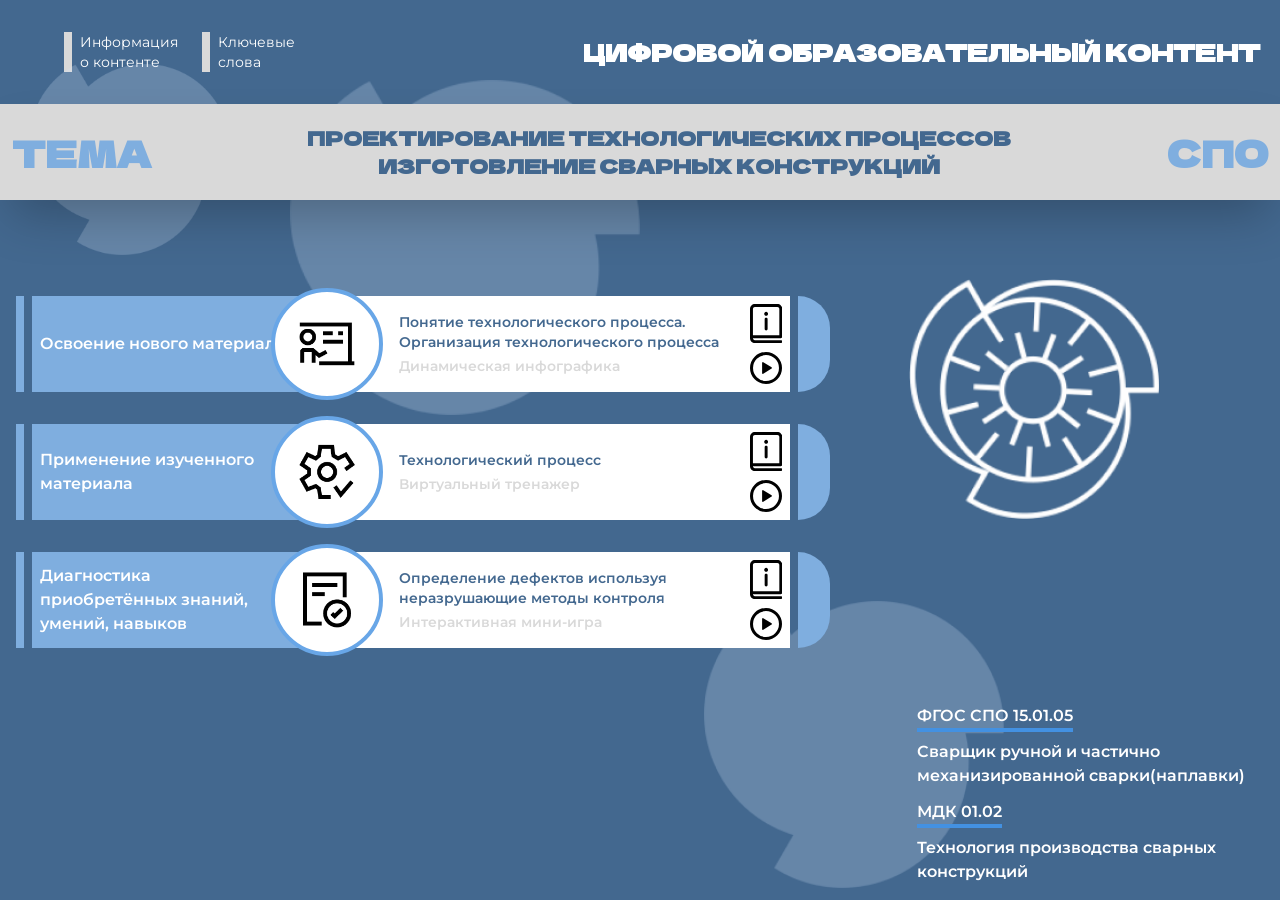
<file: index.html>
<!doctype html>
<html lang="en">
  <head>
    <meta charset="UTF-8" />
    <!-- <link rel="icon" type="image/svg+xml" href="/vite.svg" /> -->
    <meta name="viewport" content="width=device-width, initial-scale=1.0" />
    <link rel="preconnect" href="https://fonts.googleapis.com">
    <link rel="preconnect" href="https://fonts.gstatic.com" >
    <link href="https://fonts.googleapis.com/css2?family=Dela+Gothic+One&family=Montserrat:wght@400;500;700&display=swap" rel="stylesheet">
    <title>15.01.05 Тема - 1</title>
    <meta name="description" content="Цифровой Образовательный Контент">
  
    <script defer src="./assets/js/index.js"></script>
    <link rel="stylesheet"  href="./assets/css/index.css">
  </head>
  <body>
    <div id="root"></div>
  </body>
</html>
</file>
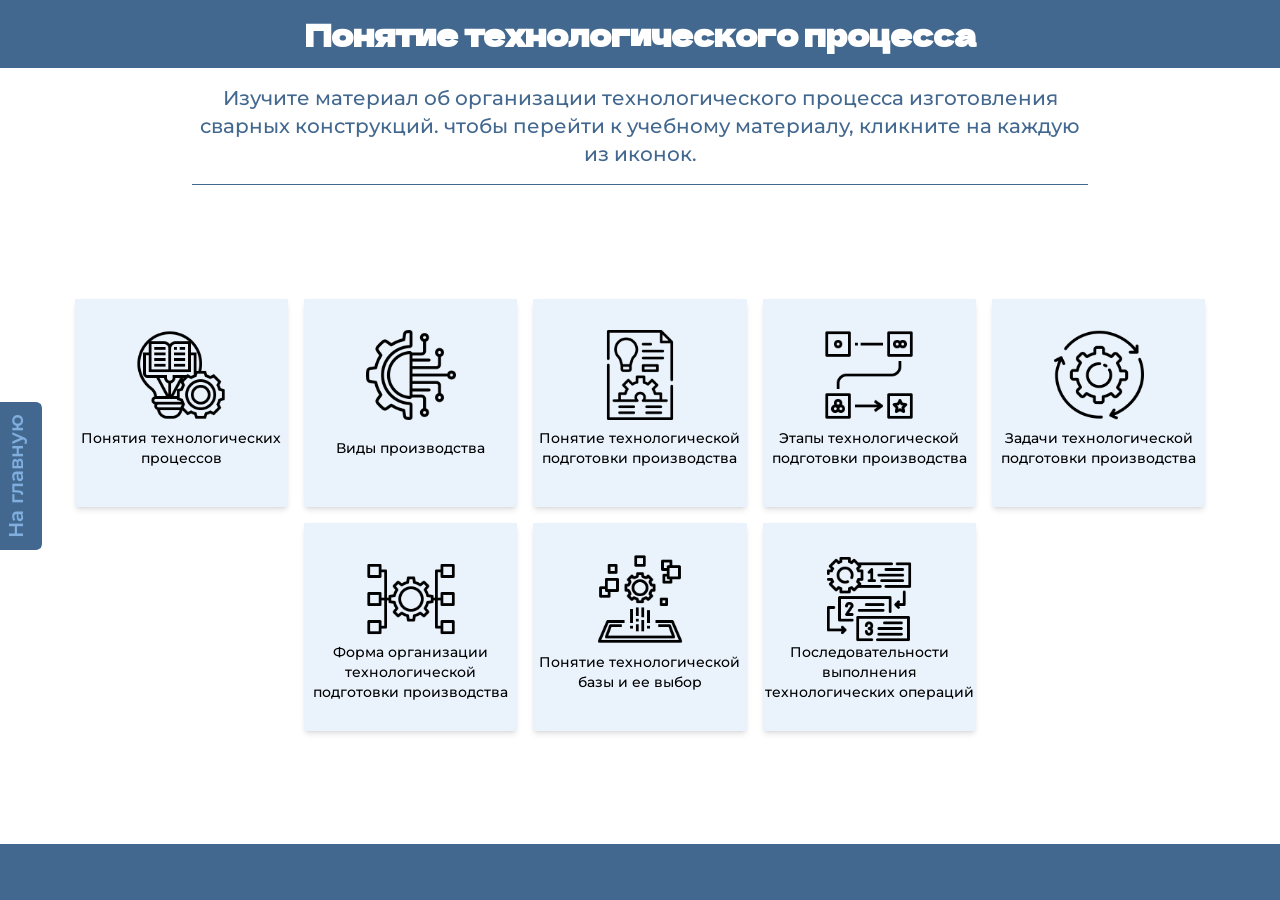
<file: module1/index.html>
<!doctype html>
<html lang="en">
  <head>
    <meta charset="UTF-8" />
    <!-- <link rel="icon" type="image/svg+xml" href="/vite.svg" /> -->
    <meta name="viewport" content="width=device-width, initial-scale=1.0" />
    <link rel="preconnect" href="https://fonts.googleapis.com">
    <link rel="preconnect" href="https://fonts.gstatic.com" >
    <link href="https://fonts.googleapis.com/css2?family=Dela+Gothic+One&family=Montserrat:wght@400;500;700&display=swap" rel="stylesheet">
    <title>Динамическая Инфографика</title>
    <meta name="description" content="Цифровой Образовательный Контент">
    <script defer src="../assets/js/module1.js"></script>
    <link rel="stylesheet"  href="../assets/css/module1.css">
  </head>
  <body>
    <div id="root"></div>
  </body>
</html>
</file>
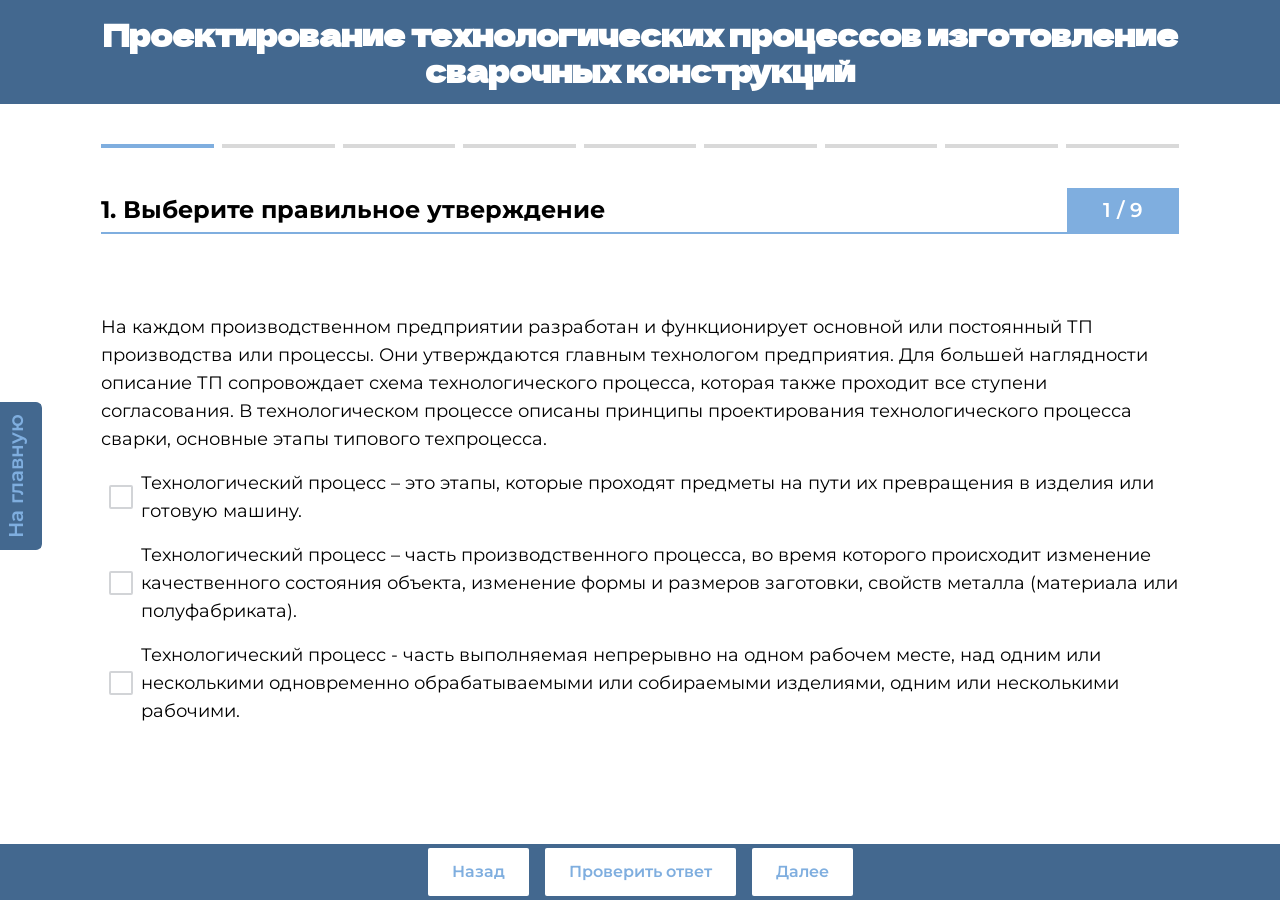
<file: module2/index.html>
<!doctype html>
<html lang="en">
  <head>
    <meta charset="UTF-8" />
    <!-- <link rel="icon" type="image/svg+xml" href="/vite.svg" /> -->
    <meta name="viewport" content="width=device-width, initial-scale=1.0" />
    <link rel="preconnect" href="https://fonts.googleapis.com">
    <link rel="preconnect" href="https://fonts.gstatic.com" >
    <link href="https://fonts.googleapis.com/css2?family=Dela+Gothic+One&family=Montserrat:wght@400;500;700&display=swap" rel="stylesheet">
    <title>Виртуальный тренажер</title>
    <meta name="description" content="Цифровой Образовательный Контент">
    <script defer src="../assets/js/module2.js"></script>
    <link rel="stylesheet"  href="../assets/css/module2.css">
  </head>
  <body>
    <div id="root"></div>
  </body>
</html>
</file>
<file: assets/css/index.css>
/*
! tailwindcss v3.4.1 | MIT License | https://tailwindcss.com
*//*
1. Prevent padding and border from affecting element width. (https://github.com/mozdevs/cssremedy/issues/4)
2. Allow adding a border to an element by just adding a border-width. (https://github.com/tailwindcss/tailwindcss/pull/116)
*/

*,
::before,
::after {
  box-sizing: border-box; /* 1 */
  border-width: 0; /* 2 */
  border-style: solid; /* 2 */
  border-color: #e5e7eb; /* 2 */
}

::before,
::after {
  --tw-content: '';
}

/*
1. Use a consistent sensible line-height in all browsers.
2. Prevent adjustments of font size after orientation changes in iOS.
3. Use a more readable tab size.
4. Use the user's configured `sans` font-family by default.
5. Use the user's configured `sans` font-feature-settings by default.
6. Use the user's configured `sans` font-variation-settings by default.
7. Disable tap highlights on iOS
*/

html,
:host {
  line-height: 1.5; /* 1 */
  -webkit-text-size-adjust: 100%; /* 2 */
  -moz-tab-size: 4; /* 3 */
  -o-tab-size: 4;
     tab-size: 4; /* 3 */
  font-family: ui-sans-serif, system-ui, sans-serif, "Apple Color Emoji", "Segoe UI Emoji", "Segoe UI Symbol", "Noto Color Emoji"; /* 4 */
  font-feature-settings: normal; /* 5 */
  font-variation-settings: normal; /* 6 */
  -webkit-tap-highlight-color: transparent; /* 7 */
}

/*
1. Remove the margin in all browsers.
2. Inherit line-height from `html` so users can set them as a class directly on the `html` element.
*/

body {
  margin: 0; /* 1 */
  line-height: inherit; /* 2 */
}

/*
1. Add the correct height in Firefox.
2. Correct the inheritance of border color in Firefox. (https://bugzilla.mozilla.org/show_bug.cgi?id=190655)
3. Ensure horizontal rules are visible by default.
*/

hr {
  height: 0; /* 1 */
  color: inherit; /* 2 */
  border-top-width: 1px; /* 3 */
}

/*
Add the correct text decoration in Chrome, Edge, and Safari.
*/

abbr:where([title]) {
  -webkit-text-decoration: underline dotted;
          text-decoration: underline dotted;
}

/*
Remove the default font size and weight for headings.
*/

h1,
h2,
h3,
h4,
h5,
h6 {
  font-size: inherit;
  font-weight: inherit;
}

/*
Reset links to optimize for opt-in styling instead of opt-out.
*/

a {
  color: inherit;
  text-decoration: inherit;
}

/*
Add the correct font weight in Edge and Safari.
*/

b,
strong {
  font-weight: bolder;
}

/*
1. Use the user's configured `mono` font-family by default.
2. Use the user's configured `mono` font-feature-settings by default.
3. Use the user's configured `mono` font-variation-settings by default.
4. Correct the odd `em` font sizing in all browsers.
*/

code,
kbd,
samp,
pre {
  font-family: ui-monospace, SFMono-Regular, Menlo, Monaco, Consolas, "Liberation Mono", "Courier New", monospace; /* 1 */
  font-feature-settings: normal; /* 2 */
  font-variation-settings: normal; /* 3 */
  font-size: 1em; /* 4 */
}

/*
Add the correct font size in all browsers.
*/

small {
  font-size: 80%;
}

/*
Prevent `sub` and `sup` elements from affecting the line height in all browsers.
*/

sub,
sup {
  font-size: 75%;
  line-height: 0;
  position: relative;
  vertical-align: baseline;
}

sub {
  bottom: -0.25em;
}

sup {
  top: -0.5em;
}

/*
1. Remove text indentation from table contents in Chrome and Safari. (https://bugs.chromium.org/p/chromium/issues/detail?id=999088, https://bugs.webkit.org/show_bug.cgi?id=201297)
2. Correct table border color inheritance in all Chrome and Safari. (https://bugs.chromium.org/p/chromium/issues/detail?id=935729, https://bugs.webkit.org/show_bug.cgi?id=195016)
3. Remove gaps between table borders by default.
*/

table {
  text-indent: 0; /* 1 */
  border-color: inherit; /* 2 */
  border-collapse: collapse; /* 3 */
}

/*
1. Change the font styles in all browsers.
2. Remove the margin in Firefox and Safari.
3. Remove default padding in all browsers.
*/

button,
input,
optgroup,
select,
textarea {
  font-family: inherit; /* 1 */
  font-feature-settings: inherit; /* 1 */
  font-variation-settings: inherit; /* 1 */
  font-size: 100%; /* 1 */
  font-weight: inherit; /* 1 */
  line-height: inherit; /* 1 */
  color: inherit; /* 1 */
  margin: 0; /* 2 */
  padding: 0; /* 3 */
}

/*
Remove the inheritance of text transform in Edge and Firefox.
*/

button,
select {
  text-transform: none;
}

/*
1. Correct the inability to style clickable types in iOS and Safari.
2. Remove default button styles.
*/

button,
[type='button'],
[type='reset'],
[type='submit'] {
  -webkit-appearance: button; /* 1 */
  background-color: transparent; /* 2 */
  background-image: none; /* 2 */
}

/*
Use the modern Firefox focus style for all focusable elements.
*/

:-moz-focusring {
  outline: auto;
}

/*
Remove the additional `:invalid` styles in Firefox. (https://github.com/mozilla/gecko-dev/blob/2f9eacd9d3d995c937b4251a5557d95d494c9be1/layout/style/res/forms.css#L728-L737)
*/

:-moz-ui-invalid {
  box-shadow: none;
}

/*
Add the correct vertical alignment in Chrome and Firefox.
*/

progress {
  vertical-align: baseline;
}

/*
Correct the cursor style of increment and decrement buttons in Safari.
*/

::-webkit-inner-spin-button,
::-webkit-outer-spin-button {
  height: auto;
}

/*
1. Correct the odd appearance in Chrome and Safari.
2. Correct the outline style in Safari.
*/

[type='search'] {
  -webkit-appearance: textfield; /* 1 */
  outline-offset: -2px; /* 2 */
}

/*
Remove the inner padding in Chrome and Safari on macOS.
*/

::-webkit-search-decoration {
  -webkit-appearance: none;
}

/*
1. Correct the inability to style clickable types in iOS and Safari.
2. Change font properties to `inherit` in Safari.
*/

::-webkit-file-upload-button {
  -webkit-appearance: button; /* 1 */
  font: inherit; /* 2 */
}

/*
Add the correct display in Chrome and Safari.
*/

summary {
  display: list-item;
}

/*
Removes the default spacing and border for appropriate elements.
*/

blockquote,
dl,
dd,
h1,
h2,
h3,
h4,
h5,
h6,
hr,
figure,
p,
pre {
  margin: 0;
}

fieldset {
  margin: 0;
  padding: 0;
}

legend {
  padding: 0;
}

ol,
ul,
menu {
  list-style: none;
  margin: 0;
  padding: 0;
}

/*
Reset default styling for dialogs.
*/
dialog {
  padding: 0;
}

/*
Prevent resizing textareas horizontally by default.
*/

textarea {
  resize: vertical;
}

/*
1. Reset the default placeholder opacity in Firefox. (https://github.com/tailwindlabs/tailwindcss/issues/3300)
2. Set the default placeholder color to the user's configured gray 400 color.
*/

input::-moz-placeholder, textarea::-moz-placeholder {
  opacity: 1; /* 1 */
  color: #9ca3af; /* 2 */
}

input::placeholder,
textarea::placeholder {
  opacity: 1; /* 1 */
  color: #9ca3af; /* 2 */
}

/*
Set the default cursor for buttons.
*/

button,
[role="button"] {
  cursor: pointer;
}

/*
Make sure disabled buttons don't get the pointer cursor.
*/
:disabled {
  cursor: default;
}

/*
1. Make replaced elements `display: block` by default. (https://github.com/mozdevs/cssremedy/issues/14)
2. Add `vertical-align: middle` to align replaced elements more sensibly by default. (https://github.com/jensimmons/cssremedy/issues/14#issuecomment-634934210)
   This can trigger a poorly considered lint error in some tools but is included by design.
*/

img,
svg,
video,
canvas,
audio,
iframe,
embed,
object {
  display: block; /* 1 */
  vertical-align: middle; /* 2 */
}

/*
Constrain images and videos to the parent width and preserve their intrinsic aspect ratio. (https://github.com/mozdevs/cssremedy/issues/14)
*/

img,
video {
  max-width: 100%;
  height: auto;
}

/* Make elements with the HTML hidden attribute stay hidden by default */
[hidden] {
  display: none;
}

:root,
[data-theme] {
  background-color: var(--fallback-b1,oklch(var(--b1)/1));
  color: var(--fallback-bc,oklch(var(--bc)/1));
}

@supports not (color: oklch(0 0 0)) {

  :root {
    color-scheme: light;
    --fallback-p: #491eff;
    --fallback-pc: #d4dbff;
    --fallback-s: #ff41c7;
    --fallback-sc: #fff9fc;
    --fallback-a: #00cfbd;
    --fallback-ac: #00100d;
    --fallback-n: #2b3440;
    --fallback-nc: #d7dde4;
    --fallback-b1: #ffffff;
    --fallback-b2: #e5e6e6;
    --fallback-b3: #e5e6e6;
    --fallback-bc: #1f2937;
    --fallback-in: #00b3f0;
    --fallback-inc: #000000;
    --fallback-su: #00ca92;
    --fallback-suc: #000000;
    --fallback-wa: #ffc22d;
    --fallback-wac: #000000;
    --fallback-er: #ff6f70;
    --fallback-erc: #000000;
  }

  @media (prefers-color-scheme: dark) {

    :root {
      color-scheme: dark;
      --fallback-p: #7582ff;
      --fallback-pc: #050617;
      --fallback-s: #ff71cf;
      --fallback-sc: #190211;
      --fallback-a: #00c7b5;
      --fallback-ac: #000e0c;
      --fallback-n: #2a323c;
      --fallback-nc: #a6adbb;
      --fallback-b1: #1d232a;
      --fallback-b2: #191e24;
      --fallback-b3: #15191e;
      --fallback-bc: #a6adbb;
      --fallback-in: #00b3f0;
      --fallback-inc: #000000;
      --fallback-su: #00ca92;
      --fallback-suc: #000000;
      --fallback-wa: #ffc22d;
      --fallback-wac: #000000;
      --fallback-er: #ff6f70;
      --fallback-erc: #000000;
    }
  }
}

html {
  -webkit-tap-highlight-color: transparent;
}

:root {
  color-scheme: light;
  --in: 0.7206 0.191 231.6;
  --su: 64.8% 0.150 160;
  --wa: 0.8471 0.199 83.87;
  --er: 0.7176 0.221 22.18;
  --pc: 0.89824 0.06192 275.75;
  --ac: 0.15352 0.0368 183.61;
  --inc: 0 0 0;
  --suc: 0 0 0;
  --wac: 0 0 0;
  --erc: 0 0 0;
  --rounded-box: 1rem;
  --rounded-btn: 0.5rem;
  --rounded-badge: 1.9rem;
  --animation-btn: 0.25s;
  --animation-input: .2s;
  --btn-focus-scale: 0.95;
  --border-btn: 1px;
  --tab-border: 1px;
  --tab-radius: 0.5rem;
  --p: 0.4912 0.3096 275.75;
  --s: 0.6971 0.329 342.55;
  --sc: 0.9871 0.0106 342.55;
  --a: 0.7676 0.184 183.61;
  --n: 0.321785 0.02476 255.701624;
  --nc: 0.894994 0.011585 252.096176;
  --b1: 1 0 0;
  --b2: 0.961151 0 0;
  --b3: 0.924169 0.00108 197.137559;
  --bc: 0.278078 0.029596 256.847952;
}

@media (prefers-color-scheme: dark) {

  :root {
    color-scheme: dark;
    --in: 0.7206 0.191 231.6;
    --su: 64.8% 0.150 160;
    --wa: 0.8471 0.199 83.87;
    --er: 0.7176 0.221 22.18;
    --pc: 0.13138 0.0392 275.75;
    --sc: 0.1496 0.052 342.55;
    --ac: 0.14902 0.0334 183.61;
    --inc: 0 0 0;
    --suc: 0 0 0;
    --wac: 0 0 0;
    --erc: 0 0 0;
    --rounded-box: 1rem;
    --rounded-btn: 0.5rem;
    --rounded-badge: 1.9rem;
    --animation-btn: 0.25s;
    --animation-input: .2s;
    --btn-focus-scale: 0.95;
    --border-btn: 1px;
    --tab-border: 1px;
    --tab-radius: 0.5rem;
    --p: 0.6569 0.196 275.75;
    --s: 0.748 0.26 342.55;
    --a: 0.7451 0.167 183.61;
    --n: 0.313815 0.021108 254.139175;
    --nc: 0.746477 0.0216 264.435964;
    --b1: 0.253267 0.015896 252.417568;
    --b2: 0.232607 0.013807 253.100675;
    --b3: 0.211484 0.01165 254.087939;
    --bc: 0.746477 0.0216 264.435964;
  }
}

[data-theme=light] {
  color-scheme: light;
  --in: 0.7206 0.191 231.6;
  --su: 64.8% 0.150 160;
  --wa: 0.8471 0.199 83.87;
  --er: 0.7176 0.221 22.18;
  --pc: 0.89824 0.06192 275.75;
  --ac: 0.15352 0.0368 183.61;
  --inc: 0 0 0;
  --suc: 0 0 0;
  --wac: 0 0 0;
  --erc: 0 0 0;
  --rounded-box: 1rem;
  --rounded-btn: 0.5rem;
  --rounded-badge: 1.9rem;
  --animation-btn: 0.25s;
  --animation-input: .2s;
  --btn-focus-scale: 0.95;
  --border-btn: 1px;
  --tab-border: 1px;
  --tab-radius: 0.5rem;
  --p: 0.4912 0.3096 275.75;
  --s: 0.6971 0.329 342.55;
  --sc: 0.9871 0.0106 342.55;
  --a: 0.7676 0.184 183.61;
  --n: 0.321785 0.02476 255.701624;
  --nc: 0.894994 0.011585 252.096176;
  --b1: 1 0 0;
  --b2: 0.961151 0 0;
  --b3: 0.924169 0.00108 197.137559;
  --bc: 0.278078 0.029596 256.847952;
}

[data-theme=dark] {
  color-scheme: dark;
  --in: 0.7206 0.191 231.6;
  --su: 64.8% 0.150 160;
  --wa: 0.8471 0.199 83.87;
  --er: 0.7176 0.221 22.18;
  --pc: 0.13138 0.0392 275.75;
  --sc: 0.1496 0.052 342.55;
  --ac: 0.14902 0.0334 183.61;
  --inc: 0 0 0;
  --suc: 0 0 0;
  --wac: 0 0 0;
  --erc: 0 0 0;
  --rounded-box: 1rem;
  --rounded-btn: 0.5rem;
  --rounded-badge: 1.9rem;
  --animation-btn: 0.25s;
  --animation-input: .2s;
  --btn-focus-scale: 0.95;
  --border-btn: 1px;
  --tab-border: 1px;
  --tab-radius: 0.5rem;
  --p: 0.6569 0.196 275.75;
  --s: 0.748 0.26 342.55;
  --a: 0.7451 0.167 183.61;
  --n: 0.313815 0.021108 254.139175;
  --nc: 0.746477 0.0216 264.435964;
  --b1: 0.253267 0.015896 252.417568;
  --b2: 0.232607 0.013807 253.100675;
  --b3: 0.211484 0.01165 254.087939;
  --bc: 0.746477 0.0216 264.435964;
}
  

  body,#root{
    height: 100%;
    background-color: white;
  }
  html {
    
    background-color: white;
    color: white;
    font-family: "Montserrat", sans-serif;
    -webkit-tap-highlight-color: rgba(0, 0, 0, 0);
  }

  .font-dela {
    font-family: "Dela Gothic One", system-ui, sans-serif;
    font-weight: 800;
  }
  ::-webkit-scrollbar {
    width: 10px;
  }
  ::-webkit-scrollbar-track {
    background: #7faedf87;
  }
  ::-webkit-scrollbar-thumb {
    background: #43688f;
  }
  ::-webkit-scrollbar-thumb:hover {
    background: #555;
  }

*, ::before, ::after {
  --tw-border-spacing-x: 0;
  --tw-border-spacing-y: 0;
  --tw-translate-x: 0;
  --tw-translate-y: 0;
  --tw-rotate: 0;
  --tw-skew-x: 0;
  --tw-skew-y: 0;
  --tw-scale-x: 1;
  --tw-scale-y: 1;
  --tw-pan-x:  ;
  --tw-pan-y:  ;
  --tw-pinch-zoom:  ;
  --tw-scroll-snap-strictness: proximity;
  --tw-gradient-from-position:  ;
  --tw-gradient-via-position:  ;
  --tw-gradient-to-position:  ;
  --tw-ordinal:  ;
  --tw-slashed-zero:  ;
  --tw-numeric-figure:  ;
  --tw-numeric-spacing:  ;
  --tw-numeric-fraction:  ;
  --tw-ring-inset:  ;
  --tw-ring-offset-width: 0px;
  --tw-ring-offset-color: #fff;
  --tw-ring-color: rgb(67 145 226 / 0.5);
  --tw-ring-offset-shadow: 0 0 #0000;
  --tw-ring-shadow: 0 0 #0000;
  --tw-shadow: 0 0 #0000;
  --tw-shadow-colored: 0 0 #0000;
  --tw-blur:  ;
  --tw-brightness:  ;
  --tw-contrast:  ;
  --tw-grayscale:  ;
  --tw-hue-rotate:  ;
  --tw-invert:  ;
  --tw-saturate:  ;
  --tw-sepia:  ;
  --tw-drop-shadow:  ;
  --tw-backdrop-blur:  ;
  --tw-backdrop-brightness:  ;
  --tw-backdrop-contrast:  ;
  --tw-backdrop-grayscale:  ;
  --tw-backdrop-hue-rotate:  ;
  --tw-backdrop-invert:  ;
  --tw-backdrop-opacity:  ;
  --tw-backdrop-saturate:  ;
  --tw-backdrop-sepia:  ;
}

::backdrop {
  --tw-border-spacing-x: 0;
  --tw-border-spacing-y: 0;
  --tw-translate-x: 0;
  --tw-translate-y: 0;
  --tw-rotate: 0;
  --tw-skew-x: 0;
  --tw-skew-y: 0;
  --tw-scale-x: 1;
  --tw-scale-y: 1;
  --tw-pan-x:  ;
  --tw-pan-y:  ;
  --tw-pinch-zoom:  ;
  --tw-scroll-snap-strictness: proximity;
  --tw-gradient-from-position:  ;
  --tw-gradient-via-position:  ;
  --tw-gradient-to-position:  ;
  --tw-ordinal:  ;
  --tw-slashed-zero:  ;
  --tw-numeric-figure:  ;
  --tw-numeric-spacing:  ;
  --tw-numeric-fraction:  ;
  --tw-ring-inset:  ;
  --tw-ring-offset-width: 0px;
  --tw-ring-offset-color: #fff;
  --tw-ring-color: rgb(67 145 226 / 0.5);
  --tw-ring-offset-shadow: 0 0 #0000;
  --tw-ring-shadow: 0 0 #0000;
  --tw-shadow: 0 0 #0000;
  --tw-shadow-colored: 0 0 #0000;
  --tw-blur:  ;
  --tw-brightness:  ;
  --tw-contrast:  ;
  --tw-grayscale:  ;
  --tw-hue-rotate:  ;
  --tw-invert:  ;
  --tw-saturate:  ;
  --tw-sepia:  ;
  --tw-drop-shadow:  ;
  --tw-backdrop-blur:  ;
  --tw-backdrop-brightness:  ;
  --tw-backdrop-contrast:  ;
  --tw-backdrop-grayscale:  ;
  --tw-backdrop-hue-rotate:  ;
  --tw-backdrop-invert:  ;
  --tw-backdrop-opacity:  ;
  --tw-backdrop-saturate:  ;
  --tw-backdrop-sepia:  ;
}
.container {
  width: 100%;
}
@media (min-width: 640px) {

  .container {
    max-width: 640px;
  }
}
@media (min-width: 768px) {

  .container {
    max-width: 768px;
  }
}
@media (min-width: 1024px) {

  .container {
    max-width: 1024px;
  }
}
@media (min-width: 1280px) {

  .container {
    max-width: 1280px;
  }
}
@media (min-width: 1536px) {

  .container {
    max-width: 1536px;
  }
}
.alert {
  display: grid;
  width: 100%;
  grid-auto-flow: row;
  align-content: flex-start;
  align-items: center;
  justify-items: center;
  gap: 1rem;
  text-align: center;
  border-radius: var(--rounded-box, 1rem);
  border-width: 1px;
  --tw-border-opacity: 1;
  border-color: var(--fallback-b2,oklch(var(--b2)/var(--tw-border-opacity)));
  padding: 1rem;
  --tw-text-opacity: 1;
  color: var(--fallback-bc,oklch(var(--bc)/var(--tw-text-opacity)));
  --alert-bg: var(--fallback-b2,oklch(var(--b2)/1));
  --alert-bg-mix: var(--fallback-b1,oklch(var(--b1)/1));
  background-color: var(--alert-bg);
}
@media (min-width: 640px) {

  .alert {
    grid-auto-flow: column;
    grid-template-columns: auto minmax(auto,1fr);
    justify-items: start;
    text-align: start;
  }
}
.artboard {
  width: 100%;
}
.avatar {
  position: relative;
  display: inline-flex;
}
.avatar > div {
  display: block;
  aspect-ratio: 1 / 1;
  overflow: hidden;
}
.avatar img {
  height: 100%;
  width: 100%;
  -o-object-fit: cover;
     object-fit: cover;
}
.avatar.placeholder > div {
  display: flex;
  align-items: center;
  justify-content: center;
}
.badge {
  display: inline-flex;
  align-items: center;
  justify-content: center;
  transition-property: color, background-color, border-color, text-decoration-color, fill, stroke, opacity, box-shadow, transform, filter, -webkit-backdrop-filter;
  transition-property: color, background-color, border-color, text-decoration-color, fill, stroke, opacity, box-shadow, transform, filter, backdrop-filter;
  transition-property: color, background-color, border-color, text-decoration-color, fill, stroke, opacity, box-shadow, transform, filter, backdrop-filter, -webkit-backdrop-filter;
  transition-timing-function: cubic-bezier(0.4, 0, 0.2, 1);
  transition-timing-function: cubic-bezier(0, 0, 0.2, 1);
  transition-duration: 200ms;
  height: 1.25rem;
  font-size: 0.875rem;
  line-height: 1.25rem;
  width: -moz-fit-content;
  width: fit-content;
  padding-left: 0.563rem;
  padding-right: 0.563rem;
  border-radius: var(--rounded-badge, 1.9rem);
  border-width: 1px;
  --tw-border-opacity: 1;
  border-color: var(--fallback-b2,oklch(var(--b2)/var(--tw-border-opacity)));
  --tw-bg-opacity: 1;
  background-color: var(--fallback-b1,oklch(var(--b1)/var(--tw-bg-opacity)));
  --tw-text-opacity: 1;
  color: var(--fallback-bc,oklch(var(--bc)/var(--tw-text-opacity)));
}
.btm-nav {
  position: fixed;
  bottom: 0px;
  left: 0px;
  right: 0px;
  display: flex;
  width: 100%;
  flex-direction: row;
  align-items: center;
  justify-content: space-around;
  padding-bottom: env(safe-area-inset-bottom);
  height: 4rem;
  --tw-bg-opacity: 1;
  background-color: var(--fallback-b1,oklch(var(--b1)/var(--tw-bg-opacity)));
  color: currentColor;
}
.btm-nav > * {
  position: relative;
  display: flex;
  height: 100%;
  flex-basis: 100%;
  cursor: pointer;
  flex-direction: column;
  align-items: center;
  justify-content: center;
  gap: 0.25rem;
  border-color: currentColor;
}
.breadcrumbs {
  max-width: 100%;
  overflow-x: auto;
  padding-top: 0.5rem;
  padding-bottom: 0.5rem;
}
.breadcrumbs > ul,
  .breadcrumbs > ol {
  display: flex;
  align-items: center;
  white-space: nowrap;
  min-height: -moz-min-content;
  min-height: min-content;
}
.breadcrumbs > ul > li, .breadcrumbs > ol > li {
  display: flex;
  align-items: center;
}
.breadcrumbs > ul > li > a, .breadcrumbs > ol > li > a {
  display: flex;
  cursor: pointer;
  align-items: center;
}
@media (hover:hover) {

  .breadcrumbs > ul > li > a:hover, .breadcrumbs > ol > li > a:hover {
    text-decoration-line: underline;
  }

  .link-hover:hover {
    text-decoration-line: underline;
  }

  .checkbox-primary:hover {
    --tw-border-opacity: 1;
    border-color: var(--fallback-p,oklch(var(--p)/var(--tw-border-opacity)));
  }

  .checkbox-secondary:hover {
    --tw-border-opacity: 1;
    border-color: var(--fallback-s,oklch(var(--s)/var(--tw-border-opacity)));
  }

  .checkbox-accent:hover {
    --tw-border-opacity: 1;
    border-color: var(--fallback-a,oklch(var(--a)/var(--tw-border-opacity)));
  }

  .checkbox-success:hover {
    --tw-border-opacity: 1;
    border-color: var(--fallback-su,oklch(var(--su)/var(--tw-border-opacity)));
  }

  .checkbox-warning:hover {
    --tw-border-opacity: 1;
    border-color: var(--fallback-wa,oklch(var(--wa)/var(--tw-border-opacity)));
  }

  .checkbox-info:hover {
    --tw-border-opacity: 1;
    border-color: var(--fallback-in,oklch(var(--in)/var(--tw-border-opacity)));
  }

  .checkbox-error:hover {
    --tw-border-opacity: 1;
    border-color: var(--fallback-er,oklch(var(--er)/var(--tw-border-opacity)));
  }

  .label a:hover {
    --tw-text-opacity: 1;
    color: var(--fallback-bc,oklch(var(--bc)/var(--tw-text-opacity)));
  }

  .menu li > *:not(ul):not(.menu-title):not(details):active,
.menu li > *:not(ul):not(.menu-title):not(details).active,
.menu li > details > summary:active {
    --tw-bg-opacity: 1;
    background-color: var(--fallback-n,oklch(var(--n)/var(--tw-bg-opacity)));
    --tw-text-opacity: 1;
    color: var(--fallback-nc,oklch(var(--nc)/var(--tw-text-opacity)));
  }

  .radio-primary:hover {
    --tw-border-opacity: 1;
    border-color: var(--fallback-p,oklch(var(--p)/var(--tw-border-opacity)));
  }

  .radio-secondary:hover {
    --tw-border-opacity: 1;
    border-color: var(--fallback-s,oklch(var(--s)/var(--tw-border-opacity)));
  }

  .radio-accent:hover {
    --tw-border-opacity: 1;
    border-color: var(--fallback-a,oklch(var(--a)/var(--tw-border-opacity)));
  }

  .radio-success:hover {
    --tw-border-opacity: 1;
    border-color: var(--fallback-su,oklch(var(--su)/var(--tw-border-opacity)));
  }

  .radio-warning:hover {
    --tw-border-opacity: 1;
    border-color: var(--fallback-wa,oklch(var(--wa)/var(--tw-border-opacity)));
  }

  .radio-info:hover {
    --tw-border-opacity: 1;
    border-color: var(--fallback-in,oklch(var(--in)/var(--tw-border-opacity)));
  }

  .radio-error:hover {
    --tw-border-opacity: 1;
    border-color: var(--fallback-er,oklch(var(--er)/var(--tw-border-opacity)));
  }

  .tab:hover {
    --tw-text-opacity: 1;
  }

  .tabs-boxed .tab-active:not(.tab-disabled):not([disabled]):hover,
  .tabs-boxed :is(input:checked):hover {
    --tw-text-opacity: 1;
    color: var(--fallback-pc,oklch(var(--pc)/var(--tw-text-opacity)));
  }

  .table tr.hover:hover,
  .table tr.hover:nth-child(even):hover {
    --tw-bg-opacity: 1;
    background-color: var(--fallback-b2,oklch(var(--b2)/var(--tw-bg-opacity)));
  }

  .table-zebra tr.hover:hover,
  .table-zebra tr.hover:nth-child(even):hover {
    --tw-bg-opacity: 1;
    background-color: var(--fallback-b3,oklch(var(--b3)/var(--tw-bg-opacity)));
  }
}
.btn {
  display: inline-flex;
  height: 3rem;
  min-height: 3rem;
  flex-shrink: 0;
  cursor: pointer;
  -webkit-user-select: none;
     -moz-user-select: none;
          user-select: none;
  flex-wrap: wrap;
  align-items: center;
  justify-content: center;
  border-radius: var(--rounded-btn, 0.5rem);
  border-color: transparent;
  border-color: oklch(var(--btn-color, var(--b2)) / var(--tw-border-opacity));
  padding-left: 1rem;
  padding-right: 1rem;
  text-align: center;
  font-size: 0.875rem;
  line-height: 1em;
  gap: 0.5rem;
  font-weight: 600;
  text-decoration-line: none;
  transition-duration: 200ms;
  transition-timing-function: cubic-bezier(0, 0, 0.2, 1);
  border-width: var(--border-btn, 1px);
  animation: button-pop var(--animation-btn, 0.25s) ease-out;
  transition-property: color, background-color, border-color, opacity, box-shadow, transform;
  --tw-text-opacity: 1;
  color: var(--fallback-bc,oklch(var(--bc)/var(--tw-text-opacity)));
  --tw-shadow: 0 1px 2px 0 rgb(0 0 0 / 0.05);
  --tw-shadow-colored: 0 1px 2px 0 var(--tw-shadow-color);
  box-shadow: var(--tw-ring-offset-shadow, 0 0 #0000), var(--tw-ring-shadow, 0 0 #0000), var(--tw-shadow);
  outline-color: var(--fallback-bc,oklch(var(--bc)/1));
  background-color: oklch(var(--btn-color, var(--b2)) / var(--tw-bg-opacity));
  --tw-bg-opacity: 1;
  --tw-border-opacity: 1;
}
.btn-disabled,
  .btn[disabled],
  .btn:disabled {
  pointer-events: none;
}
.btn-square {
  height: 3rem;
  width: 3rem;
  padding: 0px;
}
.btn-circle {
  height: 3rem;
  width: 3rem;
  border-radius: 9999px;
  padding: 0px;
}
:where(.btn:is(input[type="checkbox"])),
:where(.btn:is(input[type="radio"])) {
  width: auto;
  -webkit-appearance: none;
     -moz-appearance: none;
          appearance: none;
}
.btn:is(input[type="checkbox"]):after,
.btn:is(input[type="radio"]):after {
  --tw-content: attr(aria-label);
  content: var(--tw-content);
}
.card {
  position: relative;
  display: flex;
  flex-direction: column;
  border-radius: var(--rounded-box, 1rem);
}
.card:focus {
  outline: 2px solid transparent;
  outline-offset: 2px;
}
.card-body {
  display: flex;
  flex: 1 1 auto;
  flex-direction: column;
  padding: var(--padding-card, 2rem);
  gap: 0.5rem;
}
.card-body :where(p) {
  flex-grow: 1;
}
.card-actions {
  display: flex;
  flex-wrap: wrap;
  align-items: flex-start;
  gap: 0.5rem;
}
.card figure {
  display: flex;
  align-items: center;
  justify-content: center;
}
.card.image-full {
  display: grid;
}
.card.image-full:before {
  position: relative;
  content: "";
  z-index: 10;
  border-radius: var(--rounded-box, 1rem);
  --tw-bg-opacity: 1;
  background-color: var(--fallback-n,oklch(var(--n)/var(--tw-bg-opacity)));
  opacity: 0.75;
}
.card.image-full:before,
    .card.image-full > * {
  grid-column-start: 1;
  grid-row-start: 1;
}
.card.image-full > figure img {
  height: 100%;
  -o-object-fit: cover;
     object-fit: cover;
}
.card.image-full > .card-body {
  position: relative;
  z-index: 20;
  --tw-text-opacity: 1;
  color: var(--fallback-nc,oklch(var(--nc)/var(--tw-text-opacity)));
}
.carousel {
  display: inline-flex;
  overflow-x: scroll;
  scroll-snap-type: x mandatory;
  scroll-behavior: smooth;
  -ms-overflow-style: none;
  scrollbar-width: none;
}
.carousel-vertical {
  flex-direction: column;
  overflow-y: scroll;
  scroll-snap-type: y mandatory;
}
.carousel-item {
  box-sizing: content-box;
  display: flex;
  flex: none;
  scroll-snap-align: start;
}
.carousel-center .carousel-item {
  scroll-snap-align: center;
}
.carousel-end .carousel-item {
  scroll-snap-align: end;
}
.chat {
  display: grid;
  grid-template-columns: repeat(2, minmax(0, 1fr));
  -moz-column-gap: 0.75rem;
       column-gap: 0.75rem;
  padding-top: 0.25rem;
  padding-bottom: 0.25rem;
}
.chat-image {
  grid-row: span 2 / span 2;
  align-self: flex-end;
}
.chat-header {
  grid-row-start: 1;
  font-size: 0.875rem;
  line-height: 1.25rem;
}
.chat-footer {
  grid-row-start: 3;
  font-size: 0.875rem;
  line-height: 1.25rem;
}
.chat-bubble {
  position: relative;
  display: block;
  width: -moz-fit-content;
  width: fit-content;
  padding-left: 1rem;
  padding-right: 1rem;
  padding-top: 0.5rem;
  padding-bottom: 0.5rem;
  max-width: 90%;
  border-radius: var(--rounded-box, 1rem);
  min-height: 2.75rem;
  min-width: 2.75rem;
  --tw-bg-opacity: 1;
  background-color: var(--fallback-n,oklch(var(--n)/var(--tw-bg-opacity)));
  --tw-text-opacity: 1;
  color: var(--fallback-nc,oklch(var(--nc)/var(--tw-text-opacity)));
}
.chat-bubble:before {
  position: absolute;
  bottom: 0px;
  height: 0.75rem;
  width: 0.75rem;
  background-color: inherit;
  content: "";
  -webkit-mask-size: contain;
          mask-size: contain;
  -webkit-mask-repeat: no-repeat;
          mask-repeat: no-repeat;
  -webkit-mask-position: center;
          mask-position: center;
}
.chat-start {
  place-items: start;
  grid-template-columns: auto 1fr;
}
.chat-start .chat-header {
  grid-column-start: 2;
}
.chat-start .chat-footer {
  grid-column-start: 2;
}
.chat-start .chat-image {
  grid-column-start: 1;
}
.chat-start .chat-bubble {
  grid-column-start: 2;
  border-end-start-radius: 0px;
}
.chat-start .chat-bubble:before {
  -webkit-mask-image: url("data:image/svg+xml,%3csvg width='3' height='3' xmlns='http://www.w3.org/2000/svg'%3e%3cpath fill='black' d='m 0 3 L 3 3 L 3 0 C 3 1 1 3 0 3'/%3e%3c/svg%3e");
          mask-image: url("data:image/svg+xml,%3csvg width='3' height='3' xmlns='http://www.w3.org/2000/svg'%3e%3cpath fill='black' d='m 0 3 L 3 3 L 3 0 C 3 1 1 3 0 3'/%3e%3c/svg%3e");
  inset-inline-start: -0.749rem;
}
[dir="rtl"] .chat-start .chat-bubble:before {
  -webkit-mask-image: url("data:image/svg+xml,%3csvg width='3' height='3' xmlns='http://www.w3.org/2000/svg'%3e%3cpath fill='black' d='m 0 3 L 1 3 L 3 3 C 2 3 0 1 0 0'/%3e%3c/svg%3e");
          mask-image: url("data:image/svg+xml,%3csvg width='3' height='3' xmlns='http://www.w3.org/2000/svg'%3e%3cpath fill='black' d='m 0 3 L 1 3 L 3 3 C 2 3 0 1 0 0'/%3e%3c/svg%3e");
}
.chat-end {
  place-items: end;
  grid-template-columns: 1fr auto;
}
.chat-end .chat-header {
  grid-column-start: 1;
}
.chat-end .chat-footer {
  grid-column-start: 1;
}
.chat-end .chat-image {
  grid-column-start: 2;
}
.chat-end .chat-bubble {
  grid-column-start: 1;
  border-end-end-radius: 0px;
}
.chat-end .chat-bubble:before {
  -webkit-mask-image: url("data:image/svg+xml,%3csvg width='3' height='3' xmlns='http://www.w3.org/2000/svg'%3e%3cpath fill='black' d='m 0 3 L 1 3 L 3 3 C 2 3 0 1 0 0'/%3e%3c/svg%3e");
          mask-image: url("data:image/svg+xml,%3csvg width='3' height='3' xmlns='http://www.w3.org/2000/svg'%3e%3cpath fill='black' d='m 0 3 L 1 3 L 3 3 C 2 3 0 1 0 0'/%3e%3c/svg%3e");
  inset-inline-start: 99.9%;
}
[dir="rtl"] .chat-end .chat-bubble:before {
  -webkit-mask-image: url("data:image/svg+xml,%3csvg width='3' height='3' xmlns='http://www.w3.org/2000/svg'%3e%3cpath fill='black' d='m 0 3 L 3 3 L 3 0 C 3 1 1 3 0 3'/%3e%3c/svg%3e");
          mask-image: url("data:image/svg+xml,%3csvg width='3' height='3' xmlns='http://www.w3.org/2000/svg'%3e%3cpath fill='black' d='m 0 3 L 3 3 L 3 0 C 3 1 1 3 0 3'/%3e%3c/svg%3e");
}
.\!checkbox {
  flex-shrink: 0 !important;
  --chkbg: var(--fallback-bc,oklch(var(--bc)/1)) !important;
  --chkfg: var(--fallback-b1,oklch(var(--b1)/1)) !important;
  height: 1.5rem !important;
  width: 1.5rem !important;
  cursor: pointer !important;
  -webkit-appearance: none !important;
     -moz-appearance: none !important;
          appearance: none !important;
  border-radius: var(--rounded-btn, 0.5rem) !important;
  border-width: 1px !important;
  border-color: var(--fallback-bc,oklch(var(--bc)/var(--tw-border-opacity))) !important;
  --tw-border-opacity: 0.2 !important;
}
.checkbox {
  flex-shrink: 0;
  --chkbg: var(--fallback-bc,oklch(var(--bc)/1));
  --chkfg: var(--fallback-b1,oklch(var(--b1)/1));
  height: 1.5rem;
  width: 1.5rem;
  cursor: pointer;
  -webkit-appearance: none;
     -moz-appearance: none;
          appearance: none;
  border-radius: var(--rounded-btn, 0.5rem);
  border-width: 1px;
  border-color: var(--fallback-bc,oklch(var(--bc)/var(--tw-border-opacity)));
  --tw-border-opacity: 0.2;
}
.collapse:not(td):not(tr):not(colgroup) {
  visibility: visible;
}
.collapse {
  position: relative;
  display: grid;
  overflow: hidden;
  grid-template-rows: auto 0fr;
  transition: grid-template-rows 0.2s;
  width: 100%;
  border-radius: var(--rounded-box, 1rem);
}
.collapse-title,
.collapse > input[type="checkbox"],
.collapse > input[type="radio"],
.collapse-content {
  grid-column-start: 1;
  grid-row-start: 1;
}
.collapse > input[type="checkbox"],
.collapse > input[type="radio"] {
  -webkit-appearance: none;
     -moz-appearance: none;
          appearance: none;
  opacity: 0;
}
.collapse-content {
  visibility: hidden;
  grid-column-start: 1;
  grid-row-start: 2;
  min-height: 0px;
  transition: visibility 0.2s;
  transition: padding 0.2s ease-out,
    background-color 0.2s ease-out;
  padding-left: 1rem;
  padding-right: 1rem;
  cursor: unset;
}
.collapse[open],
.collapse-open,
.collapse:focus:not(.collapse-close) {
  grid-template-rows: auto 1fr;
}
.collapse:not(.collapse-close):has(> input[type="checkbox"]:checked),
.collapse:not(.collapse-close):has(> input[type="radio"]:checked) {
  grid-template-rows: auto 1fr;
}
.collapse[open] > .collapse-content,
.collapse-open > .collapse-content,
.collapse:focus:not(.collapse-close) > .collapse-content,
.collapse:not(.collapse-close) > input[type="checkbox"]:checked ~ .collapse-content,
.collapse:not(.collapse-close) > input[type="radio"]:checked ~ .collapse-content {
  visibility: visible;
  min-height: -moz-fit-content;
  min-height: fit-content;
}
:root .countdown {
  line-height: 1em;
}
.countdown {
  display: inline-flex;
}
.countdown > * {
  height: 1em;
  display: inline-block;
  overflow-y: hidden;
}
.countdown > *:before {
  position: relative;
  content: "00\A 01\A 02\A 03\A 04\A 05\A 06\A 07\A 08\A 09\A 10\A 11\A 12\A 13\A 14\A 15\A 16\A 17\A 18\A 19\A 20\A 21\A 22\A 23\A 24\A 25\A 26\A 27\A 28\A 29\A 30\A 31\A 32\A 33\A 34\A 35\A 36\A 37\A 38\A 39\A 40\A 41\A 42\A 43\A 44\A 45\A 46\A 47\A 48\A 49\A 50\A 51\A 52\A 53\A 54\A 55\A 56\A 57\A 58\A 59\A 60\A 61\A 62\A 63\A 64\A 65\A 66\A 67\A 68\A 69\A 70\A 71\A 72\A 73\A 74\A 75\A 76\A 77\A 78\A 79\A 80\A 81\A 82\A 83\A 84\A 85\A 86\A 87\A 88\A 89\A 90\A 91\A 92\A 93\A 94\A 95\A 96\A 97\A 98\A 99\A";
  white-space: pre;
  top: calc(var(--value) * -1em);
  text-align: center;
  transition: all 1s cubic-bezier(1, 0, 0, 1);
}
.diff {
  position: relative;
  display: grid;
  width: 100%;
  overflow: hidden;
  container-type: inline-size;
  grid-template-columns: auto 1fr;
}
.diff-resizer {
  position: relative;
  top: 50%;
  z-index: 1;
  height: 3rem;
  width: 25rem;
  min-width: 1rem;
  max-width: calc(100cqi - 1rem);
  resize: horizontal;
  overflow: hidden;
  opacity: 0;
  transform-origin: 100% 100%;
  scale: 4;
  translate: 1.5rem -1.5rem;
  -webkit-clip-path: inset(calc(100% - 0.75rem) 0 0 calc(100% - 0.75rem));
          clip-path: inset(calc(100% - 0.75rem) 0 0 calc(100% - 0.75rem));
}
.diff-resizer,
.diff-item-1,
.diff-item-2 {
  position: relative;
  grid-column-start: 1;
  grid-row-start: 1;
}
.diff-item-1:after {
  pointer-events: none;
  position: absolute;
  bottom: 0px;
  right: 1px;
  top: 50%;
  z-index: 1;
  height: 2rem;
  width: 2rem;
  --tw-content: '';
  content: var(--tw-content);
  translate: 50% -50%;
  border-radius: 9999px;
  border-width: 2px;
  --tw-border-opacity: 1;
  border-color: var(--fallback-b1,oklch(var(--b1)/var(--tw-border-opacity)));
  background-color: var(--fallback-b1,oklch(var(--b1)/0.5));
  --tw-shadow: 0 1px 2px 0 rgb(0 0 0 / 0.05);
  --tw-shadow-colored: 0 1px 2px 0 var(--tw-shadow-color);
  box-shadow: var(--tw-ring-offset-shadow, 0 0 #0000), var(--tw-ring-shadow, 0 0 #0000), var(--tw-shadow);
  outline-style: solid;
  outline-offset: -3px;
  outline-color: var(--fallback-bc,oklch(var(--bc)/0.05));
  --tw-backdrop-blur: blur(8px);
  -webkit-backdrop-filter: var(--tw-backdrop-blur) var(--tw-backdrop-brightness) var(--tw-backdrop-contrast) var(--tw-backdrop-grayscale) var(--tw-backdrop-hue-rotate) var(--tw-backdrop-invert) var(--tw-backdrop-opacity) var(--tw-backdrop-saturate) var(--tw-backdrop-sepia);
          backdrop-filter: var(--tw-backdrop-blur) var(--tw-backdrop-brightness) var(--tw-backdrop-contrast) var(--tw-backdrop-grayscale) var(--tw-backdrop-hue-rotate) var(--tw-backdrop-invert) var(--tw-backdrop-opacity) var(--tw-backdrop-saturate) var(--tw-backdrop-sepia);
}
.diff-item-2 {
  overflow: hidden;
  border-right-width: 2px;
  --tw-border-opacity: 1;
  border-color: var(--fallback-b1,oklch(var(--b1)/var(--tw-border-opacity)));
}
.diff-item-1 > *,
.diff-item-2 > * {
  pointer-events: none;
  position: absolute;
  bottom: 0px;
  left: 0px;
  top: 0px;
  height: 100%;
  width: 100cqi;
  max-width: none;
  -o-object-fit: cover;
     object-fit: cover;
  -o-object-position: center;
     object-position: center;
}
.divider {
  display: flex;
  flex-direction: row;
  align-items: center;
  align-self: stretch;
  margin-top: 1rem;
  margin-bottom: 1rem;
  height: 1rem;
  white-space: nowrap;
}
.divider:before,
  .divider:after {
  height: 0.125rem;
  width: 100%;
  flex-grow: 1;
  --tw-content: '';
  content: var(--tw-content);
  background-color: var(--fallback-bc,oklch(var(--bc)/0.1));
}
.divider-start:before {
  display: none;
}
.divider-end:after {
  display: none;
}
.drawer {
  position: relative;
  display: grid;
  grid-auto-columns: max-content auto;
  width: 100%;
}
.drawer-content {
  grid-column-start: 2;
  grid-row-start: 1;
  min-width: 0px;
}
.drawer-side {
  pointer-events: none;
  position: fixed;
  inset-inline-start: 0px;
  top: 0px;
  grid-column-start: 1;
  grid-row-start: 1;
  display: grid;
  width: 100%;
  grid-template-columns: repeat(1, minmax(0, 1fr));
  grid-template-rows: repeat(1, minmax(0, 1fr));
  align-items: flex-start;
  justify-items: start;
  overflow-y: auto;
  overscroll-behavior: contain;
  height: 100vh;
  height: 100dvh;
}
.drawer-side > .drawer-overlay {
  position: sticky;
  top: 0px;
  place-self: stretch;
  cursor: pointer;
  background-color: transparent;
  transition-property: color, background-color, border-color, text-decoration-color, fill, stroke;
  transition-timing-function: cubic-bezier(0.4, 0, 0.2, 1);
  transition-timing-function: cubic-bezier(0, 0, 0.2, 1);
  transition-duration: 200ms;
}
.drawer-side > * {
  grid-column-start: 1;
  grid-row-start: 1;
}
.drawer-side > *:not(.drawer-overlay) {
  transition-property: transform;
  transition-timing-function: cubic-bezier(0.4, 0, 0.2, 1);
  transition-timing-function: cubic-bezier(0, 0, 0.2, 1);
  transition-duration: 300ms;
  will-change: transform;
  transform: translateX(-100%);
}
[dir="rtl"] .drawer-side > *:not(.drawer-overlay) {
  transform: translateX(100%);
}
.drawer-toggle {
  position: fixed;
  height: 0px;
  width: 0px;
  -webkit-appearance: none;
     -moz-appearance: none;
          appearance: none;
  opacity: 0;
}
.drawer-toggle:checked ~ .drawer-side {
  pointer-events: auto;
  visibility: visible;
}
.drawer-toggle:checked ~ .drawer-side > *:not(.drawer-overlay) {
  transform: translateX(0%);
}
.drawer-end {
  grid-auto-columns: auto max-content;
}
.drawer-end .drawer-toggle ~ .drawer-content {
  grid-column-start: 1;
}
.drawer-end .drawer-toggle ~ .drawer-side {
  grid-column-start: 2;
  justify-items: end;
}
.drawer-end .drawer-toggle ~ .drawer-side > *:not(.drawer-overlay) {
  transform: translateX(100%);
}
[dir="rtl"] .drawer-end .drawer-toggle ~ .drawer-side > *:not(.drawer-overlay) {
  transform: translateX(-100%);
}
.drawer-end .drawer-toggle:checked ~ .drawer-side > *:not(.drawer-overlay) {
  transform: translateX(0%);
}
.dropdown {
  position: relative;
  display: inline-block;
}
.dropdown > *:not(summary):focus {
  outline: 2px solid transparent;
  outline-offset: 2px;
}
.dropdown .dropdown-content {
  position: absolute;
}
.dropdown:is(:not(details)) .dropdown-content {
  visibility: hidden;
  opacity: 0;
  transform-origin: top;
  --tw-scale-x: .95;
  --tw-scale-y: .95;
  transform: translate(var(--tw-translate-x), var(--tw-translate-y)) rotate(var(--tw-rotate)) skewX(var(--tw-skew-x)) skewY(var(--tw-skew-y)) scaleX(var(--tw-scale-x)) scaleY(var(--tw-scale-y));
  transition-property: color, background-color, border-color, text-decoration-color, fill, stroke, opacity, box-shadow, transform, filter, -webkit-backdrop-filter;
  transition-property: color, background-color, border-color, text-decoration-color, fill, stroke, opacity, box-shadow, transform, filter, backdrop-filter;
  transition-property: color, background-color, border-color, text-decoration-color, fill, stroke, opacity, box-shadow, transform, filter, backdrop-filter, -webkit-backdrop-filter;
  transition-timing-function: cubic-bezier(0.4, 0, 0.2, 1);
  transition-timing-function: cubic-bezier(0, 0, 0.2, 1);
  transition-duration: 200ms;
}
.dropdown-end .dropdown-content {
  inset-inline-end: 0px;
}
.dropdown-left .dropdown-content {
  bottom: auto;
  inset-inline-end: 100%;
  top: 0px;
  transform-origin: right;
}
.dropdown-right .dropdown-content {
  bottom: auto;
  inset-inline-start: 100%;
  top: 0px;
  transform-origin: left;
}
.dropdown-bottom .dropdown-content {
  bottom: auto;
  top: 100%;
  transform-origin: top;
}
.dropdown-top .dropdown-content {
  bottom: 100%;
  top: auto;
  transform-origin: bottom;
}
.dropdown-end.dropdown-right .dropdown-content {
  bottom: 0px;
  top: auto;
}
.dropdown-end.dropdown-left .dropdown-content {
  bottom: 0px;
  top: auto;
}
.dropdown.dropdown-open .dropdown-content,
.dropdown:not(.dropdown-hover):focus .dropdown-content,
.dropdown:focus-within .dropdown-content {
  visibility: visible;
  opacity: 1;
}
@media (hover: hover) {

  .dropdown.dropdown-hover:hover .dropdown-content {
    visibility: visible;
    opacity: 1;
  }

  .btm-nav > *.disabled:hover,
      .btm-nav > *[disabled]:hover {
    pointer-events: none;
    --tw-border-opacity: 0;
    background-color: var(--fallback-n,oklch(var(--n)/var(--tw-bg-opacity)));
    --tw-bg-opacity: 0.1;
    color: var(--fallback-bc,oklch(var(--bc)/var(--tw-text-opacity)));
    --tw-text-opacity: 0.2;
  }

  .btn:hover {
    --tw-border-opacity: 1;
    border-color: var(--fallback-b3,oklch(var(--b3)/var(--tw-border-opacity)));
    --tw-bg-opacity: 1;
    background-color: var(--fallback-b3,oklch(var(--b3)/var(--tw-bg-opacity)));
  }

  @supports (color: color-mix(in oklab, black, black)) {

    .btn:hover {
      background-color: color-mix(
            in oklab,
            oklch(var(--btn-color, var(--b2)) / var(--tw-bg-opacity, 1)) 90%,
            black
          );
      border-color: color-mix(
            in oklab,
            oklch(var(--btn-color, var(--b2)) / var(--tw-border-opacity, 1)) 90%,
            black
          );
    }
  }

  @supports not (color: oklch(0 0 0)) {

    .btn:hover {
      background-color: var(--btn-color, var(--fallback-b2));
      border-color: var(--btn-color, var(--fallback-b2));
    }
  }

  .btn.glass:hover {
    --glass-opacity: 25%;
    --glass-border-opacity: 15%;
  }

  .btn-ghost:hover {
    border-color: transparent;
  }

  @supports (color: oklch(0 0 0)) {

    .btn-ghost:hover {
      background-color: var(--fallback-bc,oklch(var(--bc)/0.2));
    }
  }

  .btn-link:hover {
    border-color: transparent;
    background-color: transparent;
    text-decoration-line: underline;
  }

  .btn-outline:hover {
    --tw-border-opacity: 1;
    border-color: var(--fallback-bc,oklch(var(--bc)/var(--tw-border-opacity)));
    --tw-bg-opacity: 1;
    background-color: var(--fallback-bc,oklch(var(--bc)/var(--tw-bg-opacity)));
    --tw-text-opacity: 1;
    color: var(--fallback-b1,oklch(var(--b1)/var(--tw-text-opacity)));
  }

  .btn-outline.btn-primary:hover {
    --tw-text-opacity: 1;
    color: var(--fallback-pc,oklch(var(--pc)/var(--tw-text-opacity)));
  }

  @supports (color: color-mix(in oklab, black, black)) {

    .btn-outline.btn-primary:hover {
      background-color: color-mix(in oklab, var(--fallback-p,oklch(var(--p)/1)) 90%, black);
      border-color: color-mix(in oklab, var(--fallback-p,oklch(var(--p)/1)) 90%, black);
    }
  }

  .btn-outline.btn-secondary:hover {
    --tw-text-opacity: 1;
    color: var(--fallback-sc,oklch(var(--sc)/var(--tw-text-opacity)));
  }

  @supports (color: color-mix(in oklab, black, black)) {

    .btn-outline.btn-secondary:hover {
      background-color: color-mix(in oklab, var(--fallback-s,oklch(var(--s)/1)) 90%, black);
      border-color: color-mix(in oklab, var(--fallback-s,oklch(var(--s)/1)) 90%, black);
    }
  }

  .btn-outline.btn-accent:hover {
    --tw-text-opacity: 1;
    color: var(--fallback-ac,oklch(var(--ac)/var(--tw-text-opacity)));
  }

  @supports (color: color-mix(in oklab, black, black)) {

    .btn-outline.btn-accent:hover {
      background-color: color-mix(in oklab, var(--fallback-a,oklch(var(--a)/1)) 90%, black);
      border-color: color-mix(in oklab, var(--fallback-a,oklch(var(--a)/1)) 90%, black);
    }
  }

  .btn-outline.btn-success:hover {
    --tw-text-opacity: 1;
    color: var(--fallback-suc,oklch(var(--suc)/var(--tw-text-opacity)));
  }

  @supports (color: color-mix(in oklab, black, black)) {

    .btn-outline.btn-success:hover {
      background-color: color-mix(in oklab, var(--fallback-su,oklch(var(--su)/1)) 90%, black);
      border-color: color-mix(in oklab, var(--fallback-su,oklch(var(--su)/1)) 90%, black);
    }
  }

  .btn-outline.btn-info:hover {
    --tw-text-opacity: 1;
    color: var(--fallback-inc,oklch(var(--inc)/var(--tw-text-opacity)));
  }

  @supports (color: color-mix(in oklab, black, black)) {

    .btn-outline.btn-info:hover {
      background-color: color-mix(in oklab, var(--fallback-in,oklch(var(--in)/1)) 90%, black);
      border-color: color-mix(in oklab, var(--fallback-in,oklch(var(--in)/1)) 90%, black);
    }
  }

  .btn-outline.btn-warning:hover {
    --tw-text-opacity: 1;
    color: var(--fallback-wac,oklch(var(--wac)/var(--tw-text-opacity)));
  }

  @supports (color: color-mix(in oklab, black, black)) {

    .btn-outline.btn-warning:hover {
      background-color: color-mix(in oklab, var(--fallback-wa,oklch(var(--wa)/1)) 90%, black);
      border-color: color-mix(in oklab, var(--fallback-wa,oklch(var(--wa)/1)) 90%, black);
    }
  }

  .btn-outline.btn-error:hover {
    --tw-text-opacity: 1;
    color: var(--fallback-erc,oklch(var(--erc)/var(--tw-text-opacity)));
  }

  @supports (color: color-mix(in oklab, black, black)) {

    .btn-outline.btn-error:hover {
      background-color: color-mix(in oklab, var(--fallback-er,oklch(var(--er)/1)) 90%, black);
      border-color: color-mix(in oklab, var(--fallback-er,oklch(var(--er)/1)) 90%, black);
    }
  }

  .btn-disabled:hover,
    .btn[disabled]:hover,
    .btn:disabled:hover {
    --tw-border-opacity: 0;
    background-color: var(--fallback-n,oklch(var(--n)/var(--tw-bg-opacity)));
    --tw-bg-opacity: 0.2;
    color: var(--fallback-bc,oklch(var(--bc)/var(--tw-text-opacity)));
    --tw-text-opacity: 0.2;
  }

  @supports (color: color-mix(in oklab, black, black)) {

    .btn:is(input[type="checkbox"]:checked):hover, .btn:is(input[type="radio"]:checked):hover {
      background-color: color-mix(in oklab, var(--fallback-p,oklch(var(--p)/1)) 90%, black);
      border-color: color-mix(in oklab, var(--fallback-p,oklch(var(--p)/1)) 90%, black);
    }
  }

  .dropdown.dropdown-hover:hover .dropdown-content {
    --tw-scale-x: 1;
    --tw-scale-y: 1;
    transform: translate(var(--tw-translate-x), var(--tw-translate-y)) rotate(var(--tw-rotate)) skewX(var(--tw-skew-x)) skewY(var(--tw-skew-y)) scaleX(var(--tw-scale-x)) scaleY(var(--tw-scale-y));
  }

  :where(.menu li:not(.menu-title):not(.disabled) > *:not(ul):not(details):not(.menu-title)):not(.active):hover, :where(.menu li:not(.menu-title):not(.disabled) > details > summary:not(.menu-title)):not(.active):hover {
    cursor: pointer;
    outline: 2px solid transparent;
    outline-offset: 2px;
  }

  @supports (color: oklch(0 0 0)) {

    :where(.menu li:not(.menu-title):not(.disabled) > *:not(ul):not(details):not(.menu-title)):not(.active):hover, :where(.menu li:not(.menu-title):not(.disabled) > details > summary:not(.menu-title)):not(.active):hover {
      background-color: var(--fallback-bc,oklch(var(--bc)/0.1));
    }
  }

  .tab[disabled],
    .tab[disabled]:hover {
    cursor: not-allowed;
    color: var(--fallback-bc,oklch(var(--bc)/var(--tw-text-opacity)));
    --tw-text-opacity: 0.2;
  }
}
.dropdown:is(details) summary::-webkit-details-marker {
  display: none;
}
.file-input {
  height: 3rem;
  flex-shrink: 1;
  padding-inline-end: 1rem;
  font-size: 1rem;
  line-height: 2;
  line-height: 1.5rem;
  overflow: hidden;
  border-radius: var(--rounded-btn, 0.5rem);
  border-width: 1px;
  border-color: var(--fallback-bc,oklch(var(--bc)/var(--tw-border-opacity)));
  --tw-border-opacity: 0;
  --tw-bg-opacity: 1;
  background-color: var(--fallback-b1,oklch(var(--b1)/var(--tw-bg-opacity)));
}
.file-input::file-selector-button {
  margin-inline-end: 1rem;
  display: inline-flex;
  height: 100%;
  flex-shrink: 0;
  cursor: pointer;
  -webkit-user-select: none;
     -moz-user-select: none;
          user-select: none;
  flex-wrap: wrap;
  align-items: center;
  justify-content: center;
  padding-left: 1rem;
  padding-right: 1rem;
  text-align: center;
  font-size: 0.875rem;
  line-height: 1.25rem;
  line-height: 1em;
  transition-property: color, background-color, border-color, text-decoration-color, fill, stroke, opacity, box-shadow, transform, filter, -webkit-backdrop-filter;
  transition-property: color, background-color, border-color, text-decoration-color, fill, stroke, opacity, box-shadow, transform, filter, backdrop-filter;
  transition-property: color, background-color, border-color, text-decoration-color, fill, stroke, opacity, box-shadow, transform, filter, backdrop-filter, -webkit-backdrop-filter;
  transition-timing-function: cubic-bezier(0.4, 0, 0.2, 1);
  transition-timing-function: cubic-bezier(0, 0, 0.2, 1);
  transition-duration: 200ms;
  border-style: solid;
  --tw-border-opacity: 1;
  border-color: var(--fallback-n,oklch(var(--n)/var(--tw-border-opacity)));
  --tw-bg-opacity: 1;
  background-color: var(--fallback-n,oklch(var(--n)/var(--tw-bg-opacity)));
  font-weight: 600;
  text-transform: uppercase;
  --tw-text-opacity: 1;
  color: var(--fallback-nc,oklch(var(--nc)/var(--tw-text-opacity)));
  text-decoration-line: none;
  border-width: var(--border-btn, 1px);
  animation: button-pop var(--animation-btn, 0.25s) ease-out;
}
.footer {
  display: grid;
  width: 100%;
  grid-auto-flow: row;
  place-items: start;
  -moz-column-gap: 1rem;
       column-gap: 1rem;
  row-gap: 2.5rem;
  font-size: 0.875rem;
  line-height: 1.25rem;
}
.footer > * {
  display: grid;
  place-items: start;
  gap: 0.5rem;
}
.footer-center {
  place-items: center;
  text-align: center;
}
.footer-center > * {
  place-items: center;
}
@media (min-width: 48rem) {

  .footer {
    grid-auto-flow: column;
  }

  .footer-center {
    grid-auto-flow: row dense;
  }
}
.form-control {
  display: flex;
  flex-direction: column;
}
.label {
  display: flex;
  -webkit-user-select: none;
     -moz-user-select: none;
          user-select: none;
  align-items: center;
  justify-content: space-between;
  padding-left: 0.25rem;
  padding-right: 0.25rem;
  padding-top: 0.5rem;
  padding-bottom: 0.5rem;
}
.hero {
  display: grid;
  width: 100%;
  place-items: center;
  background-size: cover;
  background-position: center;
}
.hero > * {
  grid-column-start: 1;
  grid-row-start: 1;
}
.hero-overlay {
  grid-column-start: 1;
  grid-row-start: 1;
  height: 100%;
  width: 100%;
  background-color: var(--fallback-n,oklch(var(--n)/var(--tw-bg-opacity)));
  --tw-bg-opacity: 0.5;
}
.hero-content {
  z-index: 0;
  display: flex;
  align-items: center;
  justify-content: center;
  max-width: 80rem;
  gap: 1rem;
  padding: 1rem;
}
.indicator {
  position: relative;
  display: inline-flex;
  width: -moz-max-content;
  width: max-content;
}
.indicator :where(.indicator-item) {
  z-index: 1;
  position: absolute;
  transform: translate(var(--tw-translate-x), var(--tw-translate-y)) rotate(var(--tw-rotate)) skewX(var(--tw-skew-x)) skewY(var(--tw-skew-y)) scaleX(var(--tw-scale-x)) scaleY(var(--tw-scale-y));
  white-space: nowrap;
}
.input {
  flex-shrink: 1;
  -webkit-appearance: none;
     -moz-appearance: none;
          appearance: none;
  height: 3rem;
  padding-left: 1rem;
  padding-right: 1rem;
  font-size: 1rem;
  line-height: 2;
  line-height: 1.5rem;
  border-radius: var(--rounded-btn, 0.5rem);
  border-width: 1px;
  border-color: transparent;
  --tw-bg-opacity: 1;
  background-color: var(--fallback-b1,oklch(var(--b1)/var(--tw-bg-opacity)));
}
.join {
  display: inline-flex;
  align-items: stretch;
  border-radius: var(--rounded-btn, 0.5rem);
}
.join :where(.join-item) {
  border-start-end-radius: 0;
  border-end-end-radius: 0;
  border-end-start-radius: 0;
  border-start-start-radius: 0;
}
.join .join-item:not(:first-child):not(:last-child),
  .join *:not(:first-child):not(:last-child) .join-item {
  border-start-end-radius: 0;
  border-end-end-radius: 0;
  border-end-start-radius: 0;
  border-start-start-radius: 0;
}
.join .join-item:first-child:not(:last-child),
  .join *:first-child:not(:last-child) .join-item {
  border-start-end-radius: 0;
  border-end-end-radius: 0;
}
.join .dropdown .join-item:first-child:not(:last-child),
  .join *:first-child:not(:last-child) .dropdown .join-item {
  border-start-end-radius: inherit;
  border-end-end-radius: inherit;
}
.join :where(.join-item:first-child:not(:last-child)),
  .join :where(*:first-child:not(:last-child) .join-item) {
  border-end-start-radius: inherit;
  border-start-start-radius: inherit;
}
.join .join-item:last-child:not(:first-child),
  .join *:last-child:not(:first-child) .join-item {
  border-end-start-radius: 0;
  border-start-start-radius: 0;
}
.join :where(.join-item:last-child:not(:first-child)),
  .join :where(*:last-child:not(:first-child) .join-item) {
  border-start-end-radius: inherit;
  border-end-end-radius: inherit;
}
@supports not selector(:has(*)) {

  :where(.join *) {
    border-radius: inherit;
  }
}
@supports selector(:has(*)) {

  :where(.join *:has(.join-item)) {
    border-radius: inherit;
  }
}
.kbd {
  display: inline-flex;
  align-items: center;
  justify-content: center;
  border-radius: var(--rounded-btn, 0.5rem);
  border-width: 1px;
  border-color: var(--fallback-bc,oklch(var(--bc)/var(--tw-border-opacity)));
  --tw-border-opacity: 0.2;
  --tw-bg-opacity: 1;
  background-color: var(--fallback-b2,oklch(var(--b2)/var(--tw-bg-opacity)));
  padding-left: 0.5rem;
  padding-right: 0.5rem;
  border-bottom-width: 2px;
  min-height: 2.2em;
  min-width: 2.2em;
}
.link {
  cursor: pointer;
  text-decoration-line: underline;
}
.link-hover {
  text-decoration-line: none;
}
.mask {
  -webkit-mask-size: contain;
          mask-size: contain;
  -webkit-mask-repeat: no-repeat;
          mask-repeat: no-repeat;
  -webkit-mask-position: center;
          mask-position: center;
}
.mask-half-1 {
  -webkit-mask-size: 200%;
          mask-size: 200%;
  -webkit-mask-position: left;
          mask-position: left;
}
:is([dir="rtl"] .mask-half-1) {
  -webkit-mask-position: right;
          mask-position: right;
}
.mask-half-2 {
  -webkit-mask-size: 200%;
          mask-size: 200%;
  -webkit-mask-position: right;
          mask-position: right;
}
:is([dir="rtl"] .mask-half-2) {
  -webkit-mask-position: left;
          mask-position: left;
}
.menu {
  display: flex;
  flex-direction: column;
  flex-wrap: wrap;
  font-size: 0.875rem;
  line-height: 1.25rem;
  padding: 0.5rem;
}
.menu :where(li ul) {
  position: relative;
  white-space: nowrap;
  margin-inline-start: 1rem;
  padding-inline-start: 0.5rem;
}
.menu :where(li:not(.menu-title) > *:not(ul):not(details):not(.menu-title)),
  .menu :where(li:not(.menu-title) > details > summary:not(.menu-title)) {
  display: grid;
  grid-auto-flow: column;
  align-content: flex-start;
  align-items: center;
  gap: 0.5rem;
  grid-auto-columns: minmax(auto, max-content) auto max-content;
  -webkit-user-select: none;
     -moz-user-select: none;
          user-select: none;
}
.menu li.disabled {
  cursor: not-allowed;
  -webkit-user-select: none;
     -moz-user-select: none;
          user-select: none;
  color: var(--fallback-bc,oklch(var(--bc)/0.3));
}
.menu :where(li > .menu-dropdown:not(.menu-dropdown-show)) {
  display: none;
}
:where(.menu li) {
  position: relative;
  display: flex;
  flex-shrink: 0;
  flex-direction: column;
  flex-wrap: wrap;
  align-items: stretch;
}
:where(.menu li) .badge {
  justify-self: end;
}
.mockup-code {
  position: relative;
  overflow: hidden;
  overflow-x: auto;
  min-width: 18rem;
  border-radius: var(--rounded-box, 1rem);
  --tw-bg-opacity: 1;
  background-color: var(--fallback-n,oklch(var(--n)/var(--tw-bg-opacity)));
  padding-top: 1.25rem;
  padding-bottom: 1.25rem;
  --tw-text-opacity: 1;
  color: var(--fallback-nc,oklch(var(--nc)/var(--tw-text-opacity)));
  direction: ltr;
}
.mockup-code pre[data-prefix]:before {
  content: attr(data-prefix);
  display: inline-block;
  text-align: right;
  width: 2rem;
  opacity: 0.5;
}
.mockup-window {
  position: relative;
  overflow: hidden;
  overflow-x: auto;
  display: flex;
  flex-direction: column;
  border-radius: var(--rounded-box, 1rem);
  padding-top: 1.25rem;
}
.mockup-window pre[data-prefix]:before {
  content: attr(data-prefix);
  display: inline-block;
  text-align: right;
}
.mockup-browser {
  position: relative;
  overflow: hidden;
  overflow-x: auto;
  border-radius: var(--rounded-box, 1rem);
}
.mockup-browser pre[data-prefix]:before {
  content: attr(data-prefix);
  display: inline-block;
  text-align: right;
}
.modal {
  pointer-events: none;
  position: fixed;
  inset: 0px;
  margin: 0px;
  display: grid;
  height: 100%;
  max-height: none;
  width: 100%;
  max-width: none;
  justify-items: center;
  padding: 0px;
  opacity: 0;
  overscroll-behavior: contain;
  z-index: 999;
  background-color: transparent;
  color: inherit;
  transition-duration: 200ms;
  transition-timing-function: cubic-bezier(0, 0, 0.2, 1);
  transition-property: transform, opacity, visibility;
  overflow-y: hidden;
}
.modal-scroll {
  overscroll-behavior: auto;
}
:where(.modal) {
  align-items: center;
}
.modal-box {
  max-height: calc(100vh - 5em);
  grid-column-start: 1;
  grid-row-start: 1;
  width: 91.666667%;
  max-width: 32rem;
  --tw-scale-x: .9;
  --tw-scale-y: .9;
  transform: translate(var(--tw-translate-x), var(--tw-translate-y)) rotate(var(--tw-rotate)) skewX(var(--tw-skew-x)) skewY(var(--tw-skew-y)) scaleX(var(--tw-scale-x)) scaleY(var(--tw-scale-y));
  border-bottom-right-radius: var(--rounded-box, 1rem);
  border-bottom-left-radius: var(--rounded-box, 1rem);
  border-top-left-radius: var(--rounded-box, 1rem);
  border-top-right-radius: var(--rounded-box, 1rem);
  --tw-bg-opacity: 1;
  background-color: var(--fallback-b1,oklch(var(--b1)/var(--tw-bg-opacity)));
  padding: 1.5rem;
  transition-property: color, background-color, border-color, text-decoration-color, fill, stroke, opacity, box-shadow, transform, filter, -webkit-backdrop-filter;
  transition-property: color, background-color, border-color, text-decoration-color, fill, stroke, opacity, box-shadow, transform, filter, backdrop-filter;
  transition-property: color, background-color, border-color, text-decoration-color, fill, stroke, opacity, box-shadow, transform, filter, backdrop-filter, -webkit-backdrop-filter;
  transition-timing-function: cubic-bezier(0.4, 0, 0.2, 1);
  transition-timing-function: cubic-bezier(0, 0, 0.2, 1);
  transition-duration: 200ms;
  box-shadow: rgba(0, 0, 0, 0.25) 0px 25px 50px -12px;
  overflow-y: auto;
  overscroll-behavior: contain;
}
.modal-open,
.modal:target,
.modal-toggle:checked + .modal,
.modal[open] {
  pointer-events: auto;
  visibility: visible;
  opacity: 1;
}
.modal-action {
  display: flex;
  margin-top: 1.5rem;
  justify-content: flex-end;
}
.modal-toggle {
  position: fixed;
  height: 0px;
  width: 0px;
  -webkit-appearance: none;
     -moz-appearance: none;
          appearance: none;
  opacity: 0;
}
:root:has(:is(.modal-open, .modal:target, .modal-toggle:checked + .modal, .modal[open])) {
  overflow: hidden;
}
.navbar {
  display: flex;
  align-items: center;
  padding: var(--navbar-padding, 0.5rem);
  min-height: 4rem;
  width: 100%;
}
:where(.navbar > *) {
  display: inline-flex;
  align-items: center;
}
.navbar-start {
  width: 50%;
  justify-content: flex-start;
}
.navbar-center {
  flex-shrink: 0;
}
.navbar-end {
  width: 50%;
  justify-content: flex-end;
}
.progress {
  position: relative;
  width: 100%;
  -webkit-appearance: none;
     -moz-appearance: none;
          appearance: none;
  overflow: hidden;
  height: 0.5rem;
  border-radius: var(--rounded-box, 1rem);
  background-color: var(--fallback-bc,oklch(var(--bc)/0.2));
}
.radial-progress {
  position: relative;
  display: inline-grid;
  height: var(--size);
  width: var(--size);
  place-content: center;
  border-radius: 9999px;
  background-color: transparent;
  vertical-align: middle;
  box-sizing: content-box;
  --value: 0;
  --size: 5rem;
  --thickness: calc(var(--size) / 10);
}
.radial-progress::-moz-progress-bar {
  -moz-appearance: none;
       appearance: none;
  background-color: transparent;
}
.radial-progress::-webkit-progress-value {
  -webkit-appearance: none;
          appearance: none;
  background-color: transparent;
}
.radial-progress::-webkit-progress-bar {
  -webkit-appearance: none;
          appearance: none;
  background-color: transparent;
}
.radial-progress:before,
.radial-progress:after {
  position: absolute;
  border-radius: 9999px;
  content: "";
}
.radial-progress:before {
  inset: 0px;
  background: radial-gradient(farthest-side, currentColor 98%, #0000) top/var(--thickness) var(--thickness)
      no-repeat,
    conic-gradient(currentColor calc(var(--value) * 1%), #0000 0);
  -webkit-mask: radial-gradient(
    farthest-side,
    #0000 calc(99% - var(--thickness)),
    #000 calc(100% - var(--thickness))
  );
  mask: radial-gradient(
    farthest-side,
    #0000 calc(99% - var(--thickness)),
    #000 calc(100% - var(--thickness))
  );
}
.radial-progress:after {
  inset: calc(50% - var(--thickness) / 2);
  transform: rotate(calc(var(--value) * 3.6deg - 90deg)) translate(calc(var(--size) / 2 - 50%));
  background-color: currentColor;
}
.radio {
  flex-shrink: 0;
  --chkbg: var(--bc);
  height: 1.5rem;
  width: 1.5rem;
  cursor: pointer;
  -webkit-appearance: none;
     -moz-appearance: none;
          appearance: none;
  border-radius: 9999px;
  border-width: 1px;
  border-color: var(--fallback-bc,oklch(var(--bc)/var(--tw-border-opacity)));
  --tw-border-opacity: 0.2;
}
.range {
  height: 1.5rem;
  width: 100%;
  cursor: pointer;
  -moz-appearance: none;
       appearance: none;
  -webkit-appearance: none;
  --range-shdw: var(--fallback-bc,oklch(var(--bc)/1));
  overflow: hidden;
  border-radius: var(--rounded-box, 1rem);
  background-color: transparent;
}
.range:focus {
  outline: none;
}
.rating {
  position: relative;
  display: inline-flex;
}
.rating :where(input) {
  cursor: pointer;
  border-radius: 0px;
  animation: rating-pop var(--animation-input, 0.25s) ease-out;
  height: 1.5rem;
  width: 1.5rem;
  background-color: var(--fallback-bc,oklch(var(--bc)/var(--tw-bg-opacity)));
  --tw-bg-opacity: 1;
}
.select {
  display: inline-flex;
  cursor: pointer;
  -webkit-user-select: none;
     -moz-user-select: none;
          user-select: none;
  -webkit-appearance: none;
     -moz-appearance: none;
          appearance: none;
  height: 3rem;
  min-height: 3rem;
  padding-left: 1rem;
  padding-right: 2.5rem;
  font-size: 0.875rem;
  line-height: 1.25rem;
  line-height: 2;
  border-radius: var(--rounded-btn, 0.5rem);
  border-width: 1px;
  border-color: transparent;
  --tw-bg-opacity: 1;
  background-color: var(--fallback-b1,oklch(var(--b1)/var(--tw-bg-opacity)));
  background-image: linear-gradient(45deg, transparent 50%, currentColor 50%),
    linear-gradient(135deg, currentColor 50%, transparent 50%);
  background-position: calc(100% - 20px) calc(1px + 50%),
    calc(100% - 16.1px) calc(1px + 50%);
  background-size: 4px 4px,
    4px 4px;
  background-repeat: no-repeat;
}
.select[multiple] {
  height: auto;
}
.stack {
  display: inline-grid;
  place-items: center;
  align-items: flex-end;
}
.stack > * {
  grid-column-start: 1;
  grid-row-start: 1;
  transform: translateY(10%) scale(0.9);
  z-index: 1;
  width: 100%;
  opacity: 0.6;
}
.stack > *:nth-child(2) {
  transform: translateY(5%) scale(0.95);
  z-index: 2;
  opacity: 0.8;
}
.stack > *:nth-child(1) {
  transform: translateY(0) scale(1);
  z-index: 3;
  opacity: 1;
}
.stats {
  display: inline-grid;
  border-radius: var(--rounded-box, 1rem);
  --tw-bg-opacity: 1;
  background-color: var(--fallback-b1,oklch(var(--b1)/var(--tw-bg-opacity)));
  --tw-text-opacity: 1;
  color: var(--fallback-bc,oklch(var(--bc)/var(--tw-text-opacity)));
}
:where(.stats) {
  grid-auto-flow: column;
  overflow-x: auto;
}
.stat {
  display: inline-grid;
  width: 100%;
  grid-template-columns: repeat(1, 1fr);
  -moz-column-gap: 1rem;
       column-gap: 1rem;
  border-color: var(--fallback-bc,oklch(var(--bc)/var(--tw-border-opacity)));
  --tw-border-opacity: 0.1;
  padding-left: 1.5rem;
  padding-right: 1.5rem;
  padding-top: 1rem;
  padding-bottom: 1rem;
}
.stat-figure {
  grid-column-start: 2;
  grid-row: span 3 / span 3;
  grid-row-start: 1;
  place-self: center;
  justify-self: end;
}
.stat-title {
  grid-column-start: 1;
  white-space: nowrap;
  color: var(--fallback-bc,oklch(var(--bc)/0.6));
}
.stat-value {
  grid-column-start: 1;
  white-space: nowrap;
  font-size: 2.25rem;
  line-height: 2.5rem;
  font-weight: 800;
}
.stat-desc {
  grid-column-start: 1;
  white-space: nowrap;
  font-size: 0.75rem;
  line-height: 1rem;
  color: var(--fallback-bc,oklch(var(--bc)/0.6));
}
.stat-actions {
  grid-column-start: 1;
  white-space: nowrap;
  margin-top: 1rem;
}
.steps {
  display: inline-grid;
  grid-auto-flow: column;
  overflow: hidden;
  overflow-x: auto;
  counter-reset: step;
  grid-auto-columns: 1fr;
}
.steps .step {
  display: grid;
  grid-template-columns: repeat(1, minmax(0, 1fr));
  grid-template-columns: auto;
  grid-template-rows: repeat(2, minmax(0, 1fr));
  grid-template-rows: 40px 1fr;
  place-items: center;
  text-align: center;
  min-width: 4rem;
}
.swap {
  position: relative;
  display: inline-grid;
  -webkit-user-select: none;
     -moz-user-select: none;
          user-select: none;
  place-content: center;
  cursor: pointer;
}
.swap > * {
  grid-column-start: 1;
  grid-row-start: 1;
  transition-duration: 300ms;
  transition-timing-function: cubic-bezier(0, 0, 0.2, 1);
  transition-property: transform, opacity;
}
.swap input {
  -webkit-appearance: none;
     -moz-appearance: none;
          appearance: none;
}
.swap .swap-on,
.swap .swap-indeterminate,
.swap input:indeterminate ~ .swap-on {
  opacity: 0;
}
.swap input:checked ~ .swap-off,
.swap-active .swap-off,
.swap input:indeterminate ~ .swap-off {
  opacity: 0;
}
.swap input:checked ~ .swap-on,
.swap-active .swap-on,
.swap input:indeterminate ~ .swap-indeterminate {
  opacity: 1;
}
.tabs {
  display: grid;
  align-items: flex-end;
}
.tabs-lifted:has(.tab-content[class^="rounded-"]) .tab:first-child:not(.tab-active),
  .tabs-lifted:has(.tab-content[class*=" rounded-"]) .tab:first-child:not(.tab-active) {
  border-bottom-color: transparent;
}
.tab {
  position: relative;
  grid-row-start: 1;
  display: inline-flex;
  height: 2rem;
  cursor: pointer;
  -webkit-user-select: none;
     -moz-user-select: none;
          user-select: none;
  -webkit-appearance: none;
     -moz-appearance: none;
          appearance: none;
  flex-wrap: wrap;
  align-items: center;
  justify-content: center;
  text-align: center;
  font-size: 0.875rem;
  line-height: 1.25rem;
  line-height: 2;
  --tab-padding: 1rem;
  --tw-text-opacity: 0.5;
  --tab-color: var(--fallback-bc,oklch(var(--bc)/1));
  --tab-bg: var(--fallback-b1,oklch(var(--b1)/1));
  --tab-border-color: var(--fallback-b3,oklch(var(--b3)/1));
  color: var(--tab-color);
  padding-inline-start: var(--tab-padding, 1rem);
  padding-inline-end: var(--tab-padding, 1rem);
}
.tab:is(input[type="radio"]) {
  width: auto;
  border-bottom-right-radius: 0px;
  border-bottom-left-radius: 0px;
}
.tab:is(input[type="radio"]):after {
  --tw-content: attr(aria-label);
  content: var(--tw-content);
}
.tab:not(input):empty {
  cursor: default;
  grid-column-start: span 9999;
}
.tab-content {
  grid-column-start: 1;
  grid-column-end: span 9999;
  grid-row-start: 2;
  margin-top: calc(var(--tab-border) * -1);
  display: none;
  border-color: transparent;
  border-width: var(--tab-border, 0);
}
:checked + .tab-content:nth-child(2),
  .tab-active + .tab-content:nth-child(2) {
  border-start-start-radius: 0px;
}
input.tab:checked + .tab-content,
.tab-active + .tab-content {
  display: block;
}
.table {
  position: relative;
  width: 100%;
  border-radius: var(--rounded-box, 1rem);
  text-align: left;
  font-size: 0.875rem;
  line-height: 1.25rem;
}
.table :where(.table-pin-rows thead tr) {
  position: sticky;
  top: 0px;
  z-index: 1;
  --tw-bg-opacity: 1;
  background-color: var(--fallback-b1,oklch(var(--b1)/var(--tw-bg-opacity)));
}
.table :where(.table-pin-rows tfoot tr) {
  position: sticky;
  bottom: 0px;
  z-index: 1;
  --tw-bg-opacity: 1;
  background-color: var(--fallback-b1,oklch(var(--b1)/var(--tw-bg-opacity)));
}
.table :where(.table-pin-cols tr th) {
  position: sticky;
  left: 0px;
  right: 0px;
  --tw-bg-opacity: 1;
  background-color: var(--fallback-b1,oklch(var(--b1)/var(--tw-bg-opacity)));
}
.table-zebra tbody tr:nth-child(even) :where(.table-pin-cols tr th) {
  --tw-bg-opacity: 1;
  background-color: var(--fallback-b2,oklch(var(--b2)/var(--tw-bg-opacity)));
}
.textarea {
  min-height: 3rem;
  flex-shrink: 1;
  padding-left: 1rem;
  padding-right: 1rem;
  padding-top: 0.5rem;
  padding-bottom: 0.5rem;
  font-size: 0.875rem;
  line-height: 1.25rem;
  line-height: 2;
  border-radius: var(--rounded-btn, 0.5rem);
  border-width: 1px;
  border-color: transparent;
  --tw-bg-opacity: 1;
  background-color: var(--fallback-b1,oklch(var(--b1)/var(--tw-bg-opacity)));
}
.timeline {
  position: relative;
  display: flex;
}
:where(.timeline > li) {
  position: relative;
  display: grid;
  flex-shrink: 0;
  align-items: center;
  grid-template-rows: var(--timeline-row-start, minmax(0, 1fr)) auto var(
      --timeline-row-end,
      minmax(0, 1fr)
    );
  grid-template-columns: var(--timeline-col-start, minmax(0, 1fr)) auto var(
      --timeline-col-end,
      minmax(0, 1fr)
    );
}
.timeline > li > hr {
  width: 100%;
  border-width: 0px;
}
:where(.timeline > li > hr):first-child {
  grid-column-start: 1;
  grid-row-start: 2;
}
:where(.timeline > li > hr):last-child {
  grid-column-start: 3;
  grid-column-end: none;
  grid-row-start: 2;
  grid-row-end: auto;
}
.timeline-start {
  grid-column-start: 1;
  grid-column-end: 4;
  grid-row-start: 1;
  grid-row-end: 2;
  margin: 0.25rem;
  align-self: flex-end;
  justify-self: center;
}
.timeline-middle {
  grid-column-start: 2;
  grid-row-start: 2;
}
.timeline-end {
  grid-column-start: 1;
  grid-column-end: 4;
  grid-row-start: 3;
  grid-row-end: 4;
  margin: 0.25rem;
  align-self: flex-start;
  justify-self: center;
}
.toast {
  position: fixed;
  display: flex;
  min-width: -moz-fit-content;
  min-width: fit-content;
  flex-direction: column;
  white-space: nowrap;
  gap: 0.5rem;
  padding: 1rem;
}
.toggle {
  flex-shrink: 0;
  --tglbg: var(--fallback-b1,oklch(var(--b1)/1));
  --handleoffset: 1.5rem;
  --handleoffsetcalculator: calc(var(--handleoffset) * -1);
  --togglehandleborder: 0 0;
  height: 1.5rem;
  width: 3rem;
  cursor: pointer;
  -webkit-appearance: none;
     -moz-appearance: none;
          appearance: none;
  border-radius: var(--rounded-badge, 1.9rem);
  border-width: 1px;
  border-color: currentColor;
  background-color: currentColor;
  color: var(--fallback-bc,oklch(var(--bc)/0.5));
  transition: background,
    box-shadow var(--animation-input, 0.2s) ease-out;
  box-shadow: var(--handleoffsetcalculator) 0 0 2px var(--tglbg) inset,
    0 0 0 2px var(--tglbg) inset,
    var(--togglehandleborder);
}
.alert-info {
  border-color: var(--fallback-in,oklch(var(--in)/0.2));
  --tw-text-opacity: 1;
  color: var(--fallback-inc,oklch(var(--inc)/var(--tw-text-opacity)));
  --alert-bg: var(--fallback-in,oklch(var(--in)/1));
  --alert-bg-mix: var(--fallback-b1,oklch(var(--b1)/1));
}
.alert-success {
  border-color: var(--fallback-su,oklch(var(--su)/0.2));
  --tw-text-opacity: 1;
  color: var(--fallback-suc,oklch(var(--suc)/var(--tw-text-opacity)));
  --alert-bg: var(--fallback-su,oklch(var(--su)/1));
  --alert-bg-mix: var(--fallback-b1,oklch(var(--b1)/1));
}
.alert-warning {
  border-color: var(--fallback-wa,oklch(var(--wa)/0.2));
  --tw-text-opacity: 1;
  color: var(--fallback-wac,oklch(var(--wac)/var(--tw-text-opacity)));
  --alert-bg: var(--fallback-wa,oklch(var(--wa)/1));
  --alert-bg-mix: var(--fallback-b1,oklch(var(--b1)/1));
}
.alert-error {
  border-color: var(--fallback-er,oklch(var(--er)/0.2));
  --tw-text-opacity: 1;
  color: var(--fallback-erc,oklch(var(--erc)/var(--tw-text-opacity)));
  --alert-bg: var(--fallback-er,oklch(var(--er)/1));
  --alert-bg-mix: var(--fallback-b1,oklch(var(--b1)/1));
}
.avatar-group {
  display: flex;
  overflow: hidden;
}
.avatar-group :where(.avatar) {
  overflow: hidden;
  border-radius: 9999px;
  border-width: 4px;
  --tw-border-opacity: 1;
  border-color: var(--fallback-b1,oklch(var(--b1)/var(--tw-border-opacity)));
}
.badge-neutral {
  --tw-border-opacity: 1;
  border-color: var(--fallback-n,oklch(var(--n)/var(--tw-border-opacity)));
  --tw-bg-opacity: 1;
  background-color: var(--fallback-n,oklch(var(--n)/var(--tw-bg-opacity)));
  --tw-text-opacity: 1;
  color: var(--fallback-nc,oklch(var(--nc)/var(--tw-text-opacity)));
}
.badge-primary {
  --tw-border-opacity: 1;
  border-color: var(--fallback-p,oklch(var(--p)/var(--tw-border-opacity)));
  --tw-bg-opacity: 1;
  background-color: var(--fallback-p,oklch(var(--p)/var(--tw-bg-opacity)));
  --tw-text-opacity: 1;
  color: var(--fallback-pc,oklch(var(--pc)/var(--tw-text-opacity)));
}
.badge-secondary {
  --tw-border-opacity: 1;
  border-color: var(--fallback-s,oklch(var(--s)/var(--tw-border-opacity)));
  --tw-bg-opacity: 1;
  background-color: var(--fallback-s,oklch(var(--s)/var(--tw-bg-opacity)));
  --tw-text-opacity: 1;
  color: var(--fallback-sc,oklch(var(--sc)/var(--tw-text-opacity)));
}
.badge-accent {
  --tw-border-opacity: 1;
  border-color: var(--fallback-a,oklch(var(--a)/var(--tw-border-opacity)));
  --tw-bg-opacity: 1;
  background-color: var(--fallback-a,oklch(var(--a)/var(--tw-bg-opacity)));
  --tw-text-opacity: 1;
  color: var(--fallback-ac,oklch(var(--ac)/var(--tw-text-opacity)));
}
.badge-info {
  border-color: transparent;
  --tw-bg-opacity: 1;
  background-color: var(--fallback-in,oklch(var(--in)/var(--tw-bg-opacity)));
  --tw-text-opacity: 1;
  color: var(--fallback-inc,oklch(var(--inc)/var(--tw-text-opacity)));
}
.badge-success {
  border-color: transparent;
  --tw-bg-opacity: 1;
  background-color: var(--fallback-su,oklch(var(--su)/var(--tw-bg-opacity)));
  --tw-text-opacity: 1;
  color: var(--fallback-suc,oklch(var(--suc)/var(--tw-text-opacity)));
}
.badge-warning {
  border-color: transparent;
  --tw-bg-opacity: 1;
  background-color: var(--fallback-wa,oklch(var(--wa)/var(--tw-bg-opacity)));
  --tw-text-opacity: 1;
  color: var(--fallback-wac,oklch(var(--wac)/var(--tw-text-opacity)));
}
.badge-error {
  border-color: transparent;
  --tw-bg-opacity: 1;
  background-color: var(--fallback-er,oklch(var(--er)/var(--tw-bg-opacity)));
  --tw-text-opacity: 1;
  color: var(--fallback-erc,oklch(var(--erc)/var(--tw-text-opacity)));
}
.badge-ghost {
  --tw-border-opacity: 1;
  border-color: var(--fallback-b2,oklch(var(--b2)/var(--tw-border-opacity)));
  --tw-bg-opacity: 1;
  background-color: var(--fallback-b2,oklch(var(--b2)/var(--tw-bg-opacity)));
  --tw-text-opacity: 1;
  color: var(--fallback-bc,oklch(var(--bc)/var(--tw-text-opacity)));
}
.badge-outline {
  border-color: currentColor;
  --tw-border-opacity: 0.5;
  background-color: transparent;
  color: currentColor;
}
.badge-outline.badge-neutral {
  --tw-text-opacity: 1;
  color: var(--fallback-n,oklch(var(--n)/var(--tw-text-opacity)));
}
.badge-outline.badge-primary {
  --tw-text-opacity: 1;
  color: var(--fallback-p,oklch(var(--p)/var(--tw-text-opacity)));
}
.badge-outline.badge-secondary {
  --tw-text-opacity: 1;
  color: var(--fallback-s,oklch(var(--s)/var(--tw-text-opacity)));
}
.badge-outline.badge-accent {
  --tw-text-opacity: 1;
  color: var(--fallback-a,oklch(var(--a)/var(--tw-text-opacity)));
}
.badge-outline.badge-info {
  --tw-text-opacity: 1;
  color: var(--fallback-in,oklch(var(--in)/var(--tw-text-opacity)));
}
.badge-outline.badge-success {
  --tw-text-opacity: 1;
  color: var(--fallback-su,oklch(var(--su)/var(--tw-text-opacity)));
}
.badge-outline.badge-warning {
  --tw-text-opacity: 1;
  color: var(--fallback-wa,oklch(var(--wa)/var(--tw-text-opacity)));
}
.badge-outline.badge-error {
  --tw-text-opacity: 1;
  color: var(--fallback-er,oklch(var(--er)/var(--tw-text-opacity)));
}
.btm-nav > *:not(.active) {
  padding-top: 0.125rem;
}
.btm-nav > *:where(.active) {
  border-top-width: 2px;
  --tw-bg-opacity: 1;
  background-color: var(--fallback-b1,oklch(var(--b1)/var(--tw-bg-opacity)));
}
.btm-nav > *.disabled,
    .btm-nav > *[disabled] {
  pointer-events: none;
  --tw-border-opacity: 0;
  background-color: var(--fallback-n,oklch(var(--n)/var(--tw-bg-opacity)));
  --tw-bg-opacity: 0.1;
  color: var(--fallback-bc,oklch(var(--bc)/var(--tw-text-opacity)));
  --tw-text-opacity: 0.2;
}
.btm-nav > * .label {
  font-size: 1rem;
  line-height: 1.5rem;
}
.breadcrumbs > ul > li > a:focus, .breadcrumbs > ol > li > a:focus {
  outline: 2px solid transparent;
  outline-offset: 2px;
}
.breadcrumbs > ul > li > a:focus-visible, .breadcrumbs > ol > li > a:focus-visible {
  outline: 2px solid currentColor;
  outline-offset: 2px;
}
.breadcrumbs > ul > li + *:before, .breadcrumbs > ol > li + *:before {
  content: "";
  margin-left: 0.5rem;
  margin-right: 0.75rem;
  display: block;
  height: 0.375rem;
  width: 0.375rem;
  --tw-rotate: 45deg;
  transform: translate(var(--tw-translate-x), var(--tw-translate-y)) rotate(var(--tw-rotate)) skewX(var(--tw-skew-x)) skewY(var(--tw-skew-y)) scaleX(var(--tw-scale-x)) scaleY(var(--tw-scale-y));
  opacity: 0.4;
  border-top: 1px solid;
  border-right: 1px solid;
  background-color: transparent;
}
[dir="rtl"] .breadcrumbs > ul > li + *:before,
[dir="rtl"] .breadcrumbs > ol > li + *:before {
  --tw-rotate: -135deg;
}
.btn:active:hover,
  .btn:active:focus {
  animation: button-pop 0s ease-out;
  transform: scale(var(--btn-focus-scale, 0.97));
}
@supports not (color: oklch(0 0 0)) {

  .btn {
    background-color: var(--btn-color, var(--fallback-b2));
    border-color: var(--btn-color, var(--fallback-b2));
  }

  .btn-primary {
    --btn-color: var(--fallback-p);
  }

  .btn-secondary {
    --btn-color: var(--fallback-s);
  }

  .btn-accent {
    --btn-color: var(--fallback-a);
  }

  .btn-neutral {
    --btn-color: var(--fallback-n);
  }

  .btn-info {
    --btn-color: var(--fallback-in);
  }

  .btn-success {
    --btn-color: var(--fallback-su);
  }

  .btn-warning {
    --btn-color: var(--fallback-wa);
  }

  .btn-error {
    --btn-color: var(--fallback-er);
  }

  .prose :where(code):not(:where([class~="not-prose"] *, pre *)) {
    background-color: var(--fallback-b3,oklch(var(--b3)/1));
  }
}
@supports (color: color-mix(in oklab, black, black)) {

  .btn-active {
    background-color: color-mix(
          in oklab,
          oklch(var(--btn-color, var(--b3)) / var(--tw-bg-opacity, 1)) 90%,
          black
        );
    border-color: color-mix(
          in oklab,
          oklch(var(--btn-color, var(--b3)) / var(--tw-border-opacity, 1)) 90%,
          black
        );
  }

  .btn-outline.btn-primary.btn-active {
    background-color: color-mix(in oklab, var(--fallback-p,oklch(var(--p)/1)) 90%, black);
    border-color: color-mix(in oklab, var(--fallback-p,oklch(var(--p)/1)) 90%, black);
  }

  .btn-outline.btn-secondary.btn-active {
    background-color: color-mix(in oklab, var(--fallback-s,oklch(var(--s)/1)) 90%, black);
    border-color: color-mix(in oklab, var(--fallback-s,oklch(var(--s)/1)) 90%, black);
  }

  .btn-outline.btn-accent.btn-active {
    background-color: color-mix(in oklab, var(--fallback-a,oklch(var(--a)/1)) 90%, black);
    border-color: color-mix(in oklab, var(--fallback-a,oklch(var(--a)/1)) 90%, black);
  }

  .btn-outline.btn-success.btn-active {
    background-color: color-mix(in oklab, var(--fallback-su,oklch(var(--su)/1)) 90%, black);
    border-color: color-mix(in oklab, var(--fallback-su,oklch(var(--su)/1)) 90%, black);
  }

  .btn-outline.btn-info.btn-active {
    background-color: color-mix(in oklab, var(--fallback-in,oklch(var(--in)/1)) 90%, black);
    border-color: color-mix(in oklab, var(--fallback-in,oklch(var(--in)/1)) 90%, black);
  }

  .btn-outline.btn-warning.btn-active {
    background-color: color-mix(in oklab, var(--fallback-wa,oklch(var(--wa)/1)) 90%, black);
    border-color: color-mix(in oklab, var(--fallback-wa,oklch(var(--wa)/1)) 90%, black);
  }

  .btn-outline.btn-error.btn-active {
    background-color: color-mix(in oklab, var(--fallback-er,oklch(var(--er)/1)) 90%, black);
    border-color: color-mix(in oklab, var(--fallback-er,oklch(var(--er)/1)) 90%, black);
  }
}
.btn:focus-visible {
  outline-style: solid;
  outline-width: 2px;
  outline-offset: 2px;
}
.btn-primary {
  --tw-text-opacity: 1;
  color: var(--fallback-pc,oklch(var(--pc)/var(--tw-text-opacity)));
  outline-color: var(--fallback-p,oklch(var(--p)/1));
}
@supports (color: oklch(0 0 0)) {

  .btn-primary {
    --btn-color: var(--p);
  }

  .btn-secondary {
    --btn-color: var(--s);
  }

  .btn-accent {
    --btn-color: var(--a);
  }

  .btn-neutral {
    --btn-color: var(--n);
  }

  .btn-info {
    --btn-color: var(--in);
  }

  .btn-success {
    --btn-color: var(--su);
  }

  .btn-warning {
    --btn-color: var(--wa);
  }

  .btn-error {
    --btn-color: var(--er);
  }
}
.btn-secondary {
  --tw-text-opacity: 1;
  color: var(--fallback-sc,oklch(var(--sc)/var(--tw-text-opacity)));
  outline-color: var(--fallback-s,oklch(var(--s)/1));
}
.btn-accent {
  --tw-text-opacity: 1;
  color: var(--fallback-ac,oklch(var(--ac)/var(--tw-text-opacity)));
  outline-color: var(--fallback-a,oklch(var(--a)/1));
}
.btn-neutral {
  --tw-text-opacity: 1;
  color: var(--fallback-nc,oklch(var(--nc)/var(--tw-text-opacity)));
  outline-color: var(--fallback-n,oklch(var(--n)/1));
}
.btn-info {
  --tw-text-opacity: 1;
  color: var(--fallback-inc,oklch(var(--inc)/var(--tw-text-opacity)));
  outline-color: var(--fallback-in,oklch(var(--in)/1));
}
.btn-success {
  --tw-text-opacity: 1;
  color: var(--fallback-suc,oklch(var(--suc)/var(--tw-text-opacity)));
  outline-color: var(--fallback-su,oklch(var(--su)/1));
}
.btn-warning {
  --tw-text-opacity: 1;
  color: var(--fallback-wac,oklch(var(--wac)/var(--tw-text-opacity)));
  outline-color: var(--fallback-wa,oklch(var(--wa)/1));
}
.btn-error {
  --tw-text-opacity: 1;
  color: var(--fallback-erc,oklch(var(--erc)/var(--tw-text-opacity)));
  outline-color: var(--fallback-er,oklch(var(--er)/1));
}
.btn.glass {
  --tw-shadow: 0 0 #0000;
  --tw-shadow-colored: 0 0 #0000;
  box-shadow: var(--tw-ring-offset-shadow, 0 0 #0000), var(--tw-ring-shadow, 0 0 #0000), var(--tw-shadow);
  outline-color: currentColor;
}
.btn.glass.btn-active {
  --glass-opacity: 25%;
  --glass-border-opacity: 15%;
}
.btn-ghost {
  border-width: 1px;
  border-color: transparent;
  background-color: transparent;
  color: currentColor;
  --tw-shadow: 0 0 #0000;
  --tw-shadow-colored: 0 0 #0000;
  box-shadow: var(--tw-ring-offset-shadow, 0 0 #0000), var(--tw-ring-shadow, 0 0 #0000), var(--tw-shadow);
  outline-color: currentColor;
}
.btn-ghost.btn-active {
  border-color: transparent;
  background-color: var(--fallback-bc,oklch(var(--bc)/0.2));
}
.btn-link {
  border-color: transparent;
  background-color: transparent;
  --tw-text-opacity: 1;
  color: var(--fallback-p,oklch(var(--p)/var(--tw-text-opacity)));
  text-decoration-line: underline;
  --tw-shadow: 0 0 #0000;
  --tw-shadow-colored: 0 0 #0000;
  box-shadow: var(--tw-ring-offset-shadow, 0 0 #0000), var(--tw-ring-shadow, 0 0 #0000), var(--tw-shadow);
  outline-color: currentColor;
}
.btn-link.btn-active {
  border-color: transparent;
  background-color: transparent;
  text-decoration-line: underline;
}
.btn-outline {
  border-color: currentColor;
  background-color: transparent;
  --tw-text-opacity: 1;
  color: var(--fallback-bc,oklch(var(--bc)/var(--tw-text-opacity)));
  --tw-shadow: 0 0 #0000;
  --tw-shadow-colored: 0 0 #0000;
  box-shadow: var(--tw-ring-offset-shadow, 0 0 #0000), var(--tw-ring-shadow, 0 0 #0000), var(--tw-shadow);
}
.btn-outline.btn-active {
  --tw-border-opacity: 1;
  border-color: var(--fallback-bc,oklch(var(--bc)/var(--tw-border-opacity)));
  --tw-bg-opacity: 1;
  background-color: var(--fallback-bc,oklch(var(--bc)/var(--tw-bg-opacity)));
  --tw-text-opacity: 1;
  color: var(--fallback-b1,oklch(var(--b1)/var(--tw-text-opacity)));
}
.btn-outline.btn-primary {
  --tw-text-opacity: 1;
  color: var(--fallback-p,oklch(var(--p)/var(--tw-text-opacity)));
}
.btn-outline.btn-primary.btn-active {
  --tw-text-opacity: 1;
  color: var(--fallback-pc,oklch(var(--pc)/var(--tw-text-opacity)));
}
.btn-outline.btn-secondary {
  --tw-text-opacity: 1;
  color: var(--fallback-s,oklch(var(--s)/var(--tw-text-opacity)));
}
.btn-outline.btn-secondary.btn-active {
  --tw-text-opacity: 1;
  color: var(--fallback-sc,oklch(var(--sc)/var(--tw-text-opacity)));
}
.btn-outline.btn-accent {
  --tw-text-opacity: 1;
  color: var(--fallback-a,oklch(var(--a)/var(--tw-text-opacity)));
}
.btn-outline.btn-accent.btn-active {
  --tw-text-opacity: 1;
  color: var(--fallback-ac,oklch(var(--ac)/var(--tw-text-opacity)));
}
.btn-outline.btn-success {
  --tw-text-opacity: 1;
  color: var(--fallback-su,oklch(var(--su)/var(--tw-text-opacity)));
}
.btn-outline.btn-success.btn-active {
  --tw-text-opacity: 1;
  color: var(--fallback-suc,oklch(var(--suc)/var(--tw-text-opacity)));
}
.btn-outline.btn-info {
  --tw-text-opacity: 1;
  color: var(--fallback-in,oklch(var(--in)/var(--tw-text-opacity)));
}
.btn-outline.btn-info.btn-active {
  --tw-text-opacity: 1;
  color: var(--fallback-inc,oklch(var(--inc)/var(--tw-text-opacity)));
}
.btn-outline.btn-warning {
  --tw-text-opacity: 1;
  color: var(--fallback-wa,oklch(var(--wa)/var(--tw-text-opacity)));
}
.btn-outline.btn-warning.btn-active {
  --tw-text-opacity: 1;
  color: var(--fallback-wac,oklch(var(--wac)/var(--tw-text-opacity)));
}
.btn-outline.btn-error {
  --tw-text-opacity: 1;
  color: var(--fallback-er,oklch(var(--er)/var(--tw-text-opacity)));
}
.btn-outline.btn-error.btn-active {
  --tw-text-opacity: 1;
  color: var(--fallback-erc,oklch(var(--erc)/var(--tw-text-opacity)));
}
.btn.btn-disabled,
  .btn[disabled],
  .btn:disabled {
  --tw-border-opacity: 0;
  background-color: var(--fallback-n,oklch(var(--n)/var(--tw-bg-opacity)));
  --tw-bg-opacity: 0.2;
  color: var(--fallback-bc,oklch(var(--bc)/var(--tw-text-opacity)));
  --tw-text-opacity: 0.2;
}
.btn:is(input[type="checkbox"]:checked),
.btn:is(input[type="radio"]:checked) {
  --tw-border-opacity: 1;
  border-color: var(--fallback-p,oklch(var(--p)/var(--tw-border-opacity)));
  --tw-bg-opacity: 1;
  background-color: var(--fallback-p,oklch(var(--p)/var(--tw-bg-opacity)));
  --tw-text-opacity: 1;
  color: var(--fallback-pc,oklch(var(--pc)/var(--tw-text-opacity)));
}
.btn:is(input[type="checkbox"]:checked):focus-visible, .btn:is(input[type="radio"]:checked):focus-visible {
  outline-color: var(--fallback-p,oklch(var(--p)/1));
}
@keyframes button-pop {

  0% {
    transform: scale(var(--btn-focus-scale, 0.98));
  }

  40% {
    transform: scale(1.02);
  }

  100% {
    transform: scale(1);
  }
}
.card :where(figure:first-child) {
  overflow: hidden;
  border-start-start-radius: inherit;
  border-start-end-radius: inherit;
  border-end-start-radius: unset;
  border-end-end-radius: unset;
}
.card :where(figure:last-child) {
  overflow: hidden;
  border-start-start-radius: unset;
  border-start-end-radius: unset;
  border-end-start-radius: inherit;
  border-end-end-radius: inherit;
}
.card:focus-visible {
  outline: 2px solid currentColor;
  outline-offset: 2px;
}
.card.bordered {
  border-width: 1px;
  --tw-border-opacity: 1;
  border-color: var(--fallback-b2,oklch(var(--b2)/var(--tw-border-opacity)));
}
.card-bordered {
  border-width: 1px;
  --tw-border-opacity: 1;
  border-color: var(--fallback-b2,oklch(var(--b2)/var(--tw-border-opacity)));
}
.card.compact .card-body {
  padding: 1rem;
  font-size: 0.875rem;
  line-height: 1.25rem;
}
.card-title {
  display: flex;
  align-items: center;
  gap: 0.5rem;
  font-size: 1.25rem;
  line-height: 1.75rem;
  font-weight: 600;
}
.card.image-full :where(figure) {
  overflow: hidden;
  border-radius: inherit;
}
.carousel::-webkit-scrollbar {
  display: none;
}
.chat-bubble-primary {
  --tw-bg-opacity: 1;
  background-color: var(--fallback-p,oklch(var(--p)/var(--tw-bg-opacity)));
  --tw-text-opacity: 1;
  color: var(--fallback-pc,oklch(var(--pc)/var(--tw-text-opacity)));
}
.chat-bubble-secondary {
  --tw-bg-opacity: 1;
  background-color: var(--fallback-s,oklch(var(--s)/var(--tw-bg-opacity)));
  --tw-text-opacity: 1;
  color: var(--fallback-sc,oklch(var(--sc)/var(--tw-text-opacity)));
}
.chat-bubble-accent {
  --tw-bg-opacity: 1;
  background-color: var(--fallback-a,oklch(var(--a)/var(--tw-bg-opacity)));
  --tw-text-opacity: 1;
  color: var(--fallback-ac,oklch(var(--ac)/var(--tw-text-opacity)));
}
.chat-bubble-info {
  --tw-bg-opacity: 1;
  background-color: var(--fallback-in,oklch(var(--in)/var(--tw-bg-opacity)));
  --tw-text-opacity: 1;
  color: var(--fallback-inc,oklch(var(--inc)/var(--tw-text-opacity)));
}
.chat-bubble-success {
  --tw-bg-opacity: 1;
  background-color: var(--fallback-su,oklch(var(--su)/var(--tw-bg-opacity)));
  --tw-text-opacity: 1;
  color: var(--fallback-suc,oklch(var(--suc)/var(--tw-text-opacity)));
}
.chat-bubble-warning {
  --tw-bg-opacity: 1;
  background-color: var(--fallback-wa,oklch(var(--wa)/var(--tw-bg-opacity)));
  --tw-text-opacity: 1;
  color: var(--fallback-wac,oklch(var(--wac)/var(--tw-text-opacity)));
}
.chat-bubble-error {
  --tw-bg-opacity: 1;
  background-color: var(--fallback-er,oklch(var(--er)/var(--tw-bg-opacity)));
  --tw-text-opacity: 1;
  color: var(--fallback-erc,oklch(var(--erc)/var(--tw-text-opacity)));
}
.\!checkbox:focus {
  box-shadow: none !important;
}
.checkbox:focus {
  box-shadow: none;
}
.\!checkbox:focus-visible {
  outline-style: solid !important;
  outline-width: 2px !important;
  outline-offset: 2px !important;
  outline-color: var(--fallback-bc,oklch(var(--bc)/1)) !important;
}
.checkbox:focus-visible {
  outline-style: solid;
  outline-width: 2px;
  outline-offset: 2px;
  outline-color: var(--fallback-bc,oklch(var(--bc)/1));
}
.\!checkbox:checked,
  .\!checkbox[checked="true"],
  .\!checkbox[aria-checked="true"] {
  background-repeat: no-repeat !important;
  animation: checkmark var(--animation-input, 0.2s) ease-out !important;
  background-color: var(--chkbg) !important;
  background-image: linear-gradient(-45deg, transparent 65%, var(--chkbg) 65.99%),
      linear-gradient(45deg, transparent 75%, var(--chkbg) 75.99%),
      linear-gradient(-45deg, var(--chkbg) 40%, transparent 40.99%),
      linear-gradient(
        45deg,
        var(--chkbg) 30%,
        var(--chkfg) 30.99%,
        var(--chkfg) 40%,
        transparent 40.99%
      ),
      linear-gradient(-45deg, var(--chkfg) 50%, var(--chkbg) 50.99%) !important;
}
.checkbox:checked,
  .checkbox[checked="true"],
  .checkbox[aria-checked="true"] {
  background-repeat: no-repeat;
  animation: checkmark var(--animation-input, 0.2s) ease-out;
  background-color: var(--chkbg);
  background-image: linear-gradient(-45deg, transparent 65%, var(--chkbg) 65.99%),
      linear-gradient(45deg, transparent 75%, var(--chkbg) 75.99%),
      linear-gradient(-45deg, var(--chkbg) 40%, transparent 40.99%),
      linear-gradient(
        45deg,
        var(--chkbg) 30%,
        var(--chkfg) 30.99%,
        var(--chkfg) 40%,
        transparent 40.99%
      ),
      linear-gradient(-45deg, var(--chkfg) 50%, var(--chkbg) 50.99%);
}
.\!checkbox:checked,
  .\!checkbox[checked="true"],
  .\!checkbox[aria-checked="true"] {
  background-repeat: no-repeat !important;
  animation: checkmark var(--animation-input, 0.2s) ease-out !important;
  background-color: var(--chkbg) !important;
  background-image: linear-gradient(-45deg, transparent 65%, var(--chkbg) 65.99%),
      linear-gradient(45deg, transparent 75%, var(--chkbg) 75.99%),
      linear-gradient(-45deg, var(--chkbg) 40%, transparent 40.99%),
      linear-gradient(
        45deg,
        var(--chkbg) 30%,
        var(--chkfg) 30.99%,
        var(--chkfg) 40%,
        transparent 40.99%
      ),
      linear-gradient(-45deg, var(--chkfg) 50%, var(--chkbg) 50.99%) !important;
}
.\!checkbox:indeterminate {
  --tw-bg-opacity: 1 !important;
  background-color: var(--fallback-bc,oklch(var(--bc)/var(--tw-bg-opacity))) !important;
  background-repeat: no-repeat !important;
  animation: checkmark var(--animation-input, 0.2s) ease-out !important;
  background-image: linear-gradient(90deg, transparent 80%, var(--chkbg) 80%),
      linear-gradient(-90deg, transparent 80%, var(--chkbg) 80%),
      linear-gradient(0deg, var(--chkbg) 43%, var(--chkfg) 43%, var(--chkfg) 57%, var(--chkbg) 57%) !important;
}
.checkbox:indeterminate {
  --tw-bg-opacity: 1;
  background-color: var(--fallback-bc,oklch(var(--bc)/var(--tw-bg-opacity)));
  background-repeat: no-repeat;
  animation: checkmark var(--animation-input, 0.2s) ease-out;
  background-image: linear-gradient(90deg, transparent 80%, var(--chkbg) 80%),
      linear-gradient(-90deg, transparent 80%, var(--chkbg) 80%),
      linear-gradient(0deg, var(--chkbg) 43%, var(--chkfg) 43%, var(--chkfg) 57%, var(--chkbg) 57%);
}
.checkbox-primary {
  --chkbg: var(--fallback-p,oklch(var(--p)/1));
  --chkfg: var(--fallback-pc,oklch(var(--pc)/1));
  --tw-border-opacity: 1;
  border-color: var(--fallback-p,oklch(var(--p)/var(--tw-border-opacity)));
}
.checkbox-primary:focus-visible {
  outline-color: var(--fallback-p,oklch(var(--p)/1));
}
.checkbox-primary:checked,
    .checkbox-primary[checked="true"],
    .checkbox-primary[aria-checked="true"] {
  --tw-border-opacity: 1;
  border-color: var(--fallback-p,oklch(var(--p)/var(--tw-border-opacity)));
  --tw-bg-opacity: 1;
  background-color: var(--fallback-p,oklch(var(--p)/var(--tw-bg-opacity)));
  --tw-text-opacity: 1;
  color: var(--fallback-pc,oklch(var(--pc)/var(--tw-text-opacity)));
}
.checkbox-secondary {
  --chkbg: var(--fallback-s,oklch(var(--s)/1));
  --chkfg: var(--fallback-sc,oklch(var(--sc)/1));
  --tw-border-opacity: 1;
  border-color: var(--fallback-s,oklch(var(--s)/var(--tw-border-opacity)));
}
.checkbox-secondary:focus-visible {
  outline-color: var(--fallback-s,oklch(var(--s)/1));
}
.checkbox-secondary:checked,
    .checkbox-secondary[checked="true"],
    .checkbox-secondary[aria-checked="true"] {
  --tw-border-opacity: 1;
  border-color: var(--fallback-s,oklch(var(--s)/var(--tw-border-opacity)));
  --tw-bg-opacity: 1;
  background-color: var(--fallback-s,oklch(var(--s)/var(--tw-bg-opacity)));
  --tw-text-opacity: 1;
  color: var(--fallback-sc,oklch(var(--sc)/var(--tw-text-opacity)));
}
.checkbox-accent {
  --chkbg: var(--fallback-a,oklch(var(--a)/1));
  --chkfg: var(--fallback-ac,oklch(var(--ac)/1));
  --tw-border-opacity: 1;
  border-color: var(--fallback-a,oklch(var(--a)/var(--tw-border-opacity)));
}
.checkbox-accent:focus-visible {
  outline-color: var(--fallback-a,oklch(var(--a)/1));
}
.checkbox-accent:checked,
    .checkbox-accent[checked="true"],
    .checkbox-accent[aria-checked="true"] {
  --tw-border-opacity: 1;
  border-color: var(--fallback-a,oklch(var(--a)/var(--tw-border-opacity)));
  --tw-bg-opacity: 1;
  background-color: var(--fallback-a,oklch(var(--a)/var(--tw-bg-opacity)));
  --tw-text-opacity: 1;
  color: var(--fallback-ac,oklch(var(--ac)/var(--tw-text-opacity)));
}
.checkbox-success {
  --chkbg: var(--fallback-su,oklch(var(--su)/1));
  --chkfg: var(--fallback-suc,oklch(var(--suc)/1));
  --tw-border-opacity: 1;
  border-color: var(--fallback-su,oklch(var(--su)/var(--tw-border-opacity)));
}
.checkbox-success:focus-visible {
  outline-color: var(--fallback-su,oklch(var(--su)/1));
}
.checkbox-success:checked,
    .checkbox-success[checked="true"],
    .checkbox-success[aria-checked="true"] {
  --tw-border-opacity: 1;
  border-color: var(--fallback-su,oklch(var(--su)/var(--tw-border-opacity)));
  --tw-bg-opacity: 1;
  background-color: var(--fallback-su,oklch(var(--su)/var(--tw-bg-opacity)));
  --tw-text-opacity: 1;
  color: var(--fallback-suc,oklch(var(--suc)/var(--tw-text-opacity)));
}
.checkbox-warning {
  --chkbg: var(--fallback-wa,oklch(var(--wa)/1));
  --chkfg: var(--fallback-wac,oklch(var(--wac)/1));
  --tw-border-opacity: 1;
  border-color: var(--fallback-wa,oklch(var(--wa)/var(--tw-border-opacity)));
}
.checkbox-warning:focus-visible {
  outline-color: var(--fallback-wa,oklch(var(--wa)/1));
}
.checkbox-warning:checked,
    .checkbox-warning[checked="true"],
    .checkbox-warning[aria-checked="true"] {
  --tw-border-opacity: 1;
  border-color: var(--fallback-wa,oklch(var(--wa)/var(--tw-border-opacity)));
  --tw-bg-opacity: 1;
  background-color: var(--fallback-wa,oklch(var(--wa)/var(--tw-bg-opacity)));
  --tw-text-opacity: 1;
  color: var(--fallback-wac,oklch(var(--wac)/var(--tw-text-opacity)));
}
.checkbox-info {
  --chkbg: var(--fallback-in,oklch(var(--in)/1));
  --chkfg: var(--fallback-inc,oklch(var(--inc)/1));
  --tw-border-opacity: 1;
  border-color: var(--fallback-in,oklch(var(--in)/var(--tw-border-opacity)));
}
.checkbox-info:focus-visible {
  outline-color: var(--fallback-in,oklch(var(--in)/1));
}
.checkbox-info:checked,
    .checkbox-info[checked="true"],
    .checkbox-info[aria-checked="true"] {
  --tw-border-opacity: 1;
  border-color: var(--fallback-in,oklch(var(--in)/var(--tw-border-opacity)));
  --tw-bg-opacity: 1;
  background-color: var(--fallback-in,oklch(var(--in)/var(--tw-bg-opacity)));
  --tw-text-opacity: 1;
  color: var(--fallback-inc,oklch(var(--inc)/var(--tw-text-opacity)));
}
.checkbox-error {
  --chkbg: var(--fallback-er,oklch(var(--er)/1));
  --chkfg: var(--fallback-erc,oklch(var(--erc)/1));
  --tw-border-opacity: 1;
  border-color: var(--fallback-er,oklch(var(--er)/var(--tw-border-opacity)));
}
.checkbox-error:focus-visible {
  outline-color: var(--fallback-er,oklch(var(--er)/1));
}
.checkbox-error:checked,
    .checkbox-error[checked="true"],
    .checkbox-error[aria-checked="true"] {
  --tw-border-opacity: 1;
  border-color: var(--fallback-er,oklch(var(--er)/var(--tw-border-opacity)));
  --tw-bg-opacity: 1;
  background-color: var(--fallback-er,oklch(var(--er)/var(--tw-bg-opacity)));
  --tw-text-opacity: 1;
  color: var(--fallback-erc,oklch(var(--erc)/var(--tw-text-opacity)));
}
.\!checkbox:disabled {
  cursor: not-allowed !important;
  border-color: transparent !important;
  --tw-bg-opacity: 1 !important;
  background-color: var(--fallback-bc,oklch(var(--bc)/var(--tw-bg-opacity))) !important;
  opacity: 0.2 !important;
}
.checkbox:disabled {
  cursor: not-allowed;
  border-color: transparent;
  --tw-bg-opacity: 1;
  background-color: var(--fallback-bc,oklch(var(--bc)/var(--tw-bg-opacity)));
  opacity: 0.2;
}
@keyframes checkmark {

  0% {
    background-position-y: 5px;
  }

  50% {
    background-position-y: -2px;
  }

  100% {
    background-position-y: 0;
  }
}
.checkbox-mark {
  display: none;
}
details.collapse {
  width: 100%;
}
details.collapse summary {
  position: relative;
  display: block;
  outline: 2px solid transparent;
  outline-offset: 2px;
}
details.collapse summary::-webkit-details-marker {
  display: none;
}
.collapse:focus-visible {
  outline-style: solid;
  outline-width: 2px;
  outline-offset: 2px;
  outline-color: var(--fallback-bc,oklch(var(--bc)/1));
}
.collapse:has(.collapse-title:focus-visible),
.collapse:has(> input[type="checkbox"]:focus-visible),
.collapse:has(> input[type="radio"]:focus-visible) {
  outline-style: solid;
  outline-width: 2px;
  outline-offset: 2px;
  outline-color: var(--fallback-bc,oklch(var(--bc)/1));
}
.collapse-arrow > .collapse-title:after {
  position: absolute;
  display: block;
  height: 0.5rem;
  width: 0.5rem;
  --tw-translate-y: -100%;
  --tw-rotate: 45deg;
  transform: translate(var(--tw-translate-x), var(--tw-translate-y)) rotate(var(--tw-rotate)) skewX(var(--tw-skew-x)) skewY(var(--tw-skew-y)) scaleX(var(--tw-scale-x)) scaleY(var(--tw-scale-y));
  transition-property: all;
  transition-timing-function: cubic-bezier(0.4, 0, 0.2, 1);
  transition-timing-function: cubic-bezier(0, 0, 0.2, 1);
  transition-duration: 150ms;
  transition-duration: 0.2s;
  top: 50%;
  inset-inline-end: 1.4rem;
  content: "";
  transform-origin: 75% 75%;
  box-shadow: 2px 2px;
  pointer-events: none;
}
.collapse-plus > .collapse-title:after {
  position: absolute;
  display: block;
  height: 0.5rem;
  width: 0.5rem;
  transition-property: all;
  transition-timing-function: cubic-bezier(0.4, 0, 0.2, 1);
  transition-timing-function: cubic-bezier(0, 0, 0.2, 1);
  transition-duration: 300ms;
  top: 0.9rem;
  inset-inline-end: 1.4rem;
  content: "+";
  pointer-events: none;
}
.collapse:not(.collapse-open):not(.collapse-close) > input[type="checkbox"],
.collapse:not(.collapse-open):not(.collapse-close) > input[type="radio"]:not(:checked),
.collapse:not(.collapse-open):not(.collapse-close) > .collapse-title {
  cursor: pointer;
}
.collapse:focus:not(.collapse-open):not(.collapse-close):not(.collapse[open]) > .collapse-title {
  cursor: unset;
}
.collapse-title {
  position: relative;
}
:where(.collapse > input[type="checkbox"]),
:where(.collapse > input[type="radio"]) {
  z-index: 1;
}
.collapse-title,
:where(.collapse > input[type="checkbox"]),
:where(.collapse > input[type="radio"]) {
  width: 100%;
  padding: 1rem;
  padding-inline-end: 3rem;
  min-height: 3.75rem;
  transition: background-color 0.2s ease-out;
}
.collapse[open] > :where(.collapse-content),
.collapse-open > :where(.collapse-content),
.collapse:focus:not(.collapse-close) > :where(.collapse-content),
.collapse:not(.collapse-close) > :where(input[type="checkbox"]:checked ~ .collapse-content),
.collapse:not(.collapse-close) > :where(input[type="radio"]:checked ~ .collapse-content) {
  padding-bottom: 1rem;
  transition: padding 0.2s ease-out,
    background-color 0.2s ease-out;
}
.collapse[open].collapse-arrow > .collapse-title:after,
.collapse-open.collapse-arrow > .collapse-title:after,
.collapse-arrow:focus:not(.collapse-close) > .collapse-title:after,
.collapse-arrow:not(.collapse-close) > input[type="checkbox"]:checked ~ .collapse-title:after,
.collapse-arrow:not(.collapse-close) > input[type="radio"]:checked ~ .collapse-title:after {
  --tw-translate-y: -50%;
  --tw-rotate: 225deg;
  transform: translate(var(--tw-translate-x), var(--tw-translate-y)) rotate(var(--tw-rotate)) skewX(var(--tw-skew-x)) skewY(var(--tw-skew-y)) scaleX(var(--tw-scale-x)) scaleY(var(--tw-scale-y));
}
.collapse[open].collapse-plus > .collapse-title:after,
.collapse-open.collapse-plus > .collapse-title:after,
.collapse-plus:focus:not(.collapse-close) > .collapse-title:after,
.collapse-plus:not(.collapse-close) > input[type="checkbox"]:checked ~ .collapse-title:after,
.collapse-plus:not(.collapse-close) > input[type="radio"]:checked ~ .collapse-title:after {
  content: "−";
}
.divider:not(:empty) {
  gap: 1rem;
}
.divider-neutral:before,
  .divider-neutral:after {
  --tw-bg-opacity: 1;
  background-color: var(--fallback-n,oklch(var(--n)/var(--tw-bg-opacity)));
}
.divider-primary:before,
  .divider-primary:after {
  --tw-bg-opacity: 1;
  background-color: var(--fallback-p,oklch(var(--p)/var(--tw-bg-opacity)));
}
.divider-secondary:before,
  .divider-secondary:after {
  --tw-bg-opacity: 1;
  background-color: var(--fallback-s,oklch(var(--s)/var(--tw-bg-opacity)));
}
.divider-accent:before,
  .divider-accent:after {
  --tw-bg-opacity: 1;
  background-color: var(--fallback-a,oklch(var(--a)/var(--tw-bg-opacity)));
}
.divider-warning:before,
  .divider-warning:after {
  --tw-bg-opacity: 1;
  background-color: var(--fallback-wa,oklch(var(--wa)/var(--tw-bg-opacity)));
}
.divider-info:before,
  .divider-info:after {
  --tw-bg-opacity: 1;
  background-color: var(--fallback-in,oklch(var(--in)/var(--tw-bg-opacity)));
}
.divider-error:before,
  .divider-error:after {
  --tw-bg-opacity: 1;
  background-color: var(--fallback-er,oklch(var(--er)/var(--tw-bg-opacity)));
}
.drawer-toggle:checked ~ .drawer-side > .drawer-overlay {
  background-color: #0006;
}
.drawer-toggle:focus-visible ~ .drawer-content label.drawer-button {
  outline-style: solid;
  outline-width: 2px;
  outline-offset: 2px;
}
.dropdown.dropdown-open .dropdown-content,
.dropdown:focus .dropdown-content,
.dropdown:focus-within .dropdown-content {
  --tw-scale-x: 1;
  --tw-scale-y: 1;
  transform: translate(var(--tw-translate-x), var(--tw-translate-y)) rotate(var(--tw-rotate)) skewX(var(--tw-skew-x)) skewY(var(--tw-skew-y)) scaleX(var(--tw-scale-x)) scaleY(var(--tw-scale-y));
}
.file-input-bordered {
  --tw-border-opacity: 0.2;
}
.file-input:focus {
  outline-style: solid;
  outline-width: 2px;
  outline-offset: 2px;
  outline-color: var(--fallback-bc,oklch(var(--bc)/0.2));
}
.file-input-ghost {
  --tw-bg-opacity: 0.05;
}
.file-input-ghost:focus {
  --tw-bg-opacity: 1;
  --tw-text-opacity: 1;
  color: var(--fallback-bc,oklch(var(--bc)/var(--tw-text-opacity)));
  box-shadow: none;
}
.file-input-ghost::file-selector-button {
  border-width: 1px;
  border-color: transparent;
  background-color: transparent;
  color: currentColor;
}
.file-input-primary {
  --tw-border-opacity: 1;
  border-color: var(--fallback-p,oklch(var(--p)/var(--tw-border-opacity)));
}
.file-input-primary:focus {
  outline-color: var(--fallback-p,oklch(var(--p)/1));
}
.file-input-primary::file-selector-button {
  --tw-border-opacity: 1;
  border-color: var(--fallback-p,oklch(var(--p)/var(--tw-border-opacity)));
  --tw-bg-opacity: 1;
  background-color: var(--fallback-p,oklch(var(--p)/var(--tw-bg-opacity)));
  --tw-text-opacity: 1;
  color: var(--fallback-pc,oklch(var(--pc)/var(--tw-text-opacity)));
}
.file-input-secondary {
  --tw-border-opacity: 1;
  border-color: var(--fallback-s,oklch(var(--s)/var(--tw-border-opacity)));
}
.file-input-secondary:focus {
  outline-color: var(--fallback-s,oklch(var(--s)/1));
}
.file-input-secondary::file-selector-button {
  --tw-border-opacity: 1;
  border-color: var(--fallback-s,oklch(var(--s)/var(--tw-border-opacity)));
  --tw-bg-opacity: 1;
  background-color: var(--fallback-s,oklch(var(--s)/var(--tw-bg-opacity)));
  --tw-text-opacity: 1;
  color: var(--fallback-sc,oklch(var(--sc)/var(--tw-text-opacity)));
}
.file-input-accent {
  --tw-border-opacity: 1;
  border-color: var(--fallback-a,oklch(var(--a)/var(--tw-border-opacity)));
}
.file-input-accent:focus {
  outline-color: var(--fallback-a,oklch(var(--a)/1));
}
.file-input-accent::file-selector-button {
  --tw-border-opacity: 1;
  border-color: var(--fallback-a,oklch(var(--a)/var(--tw-border-opacity)));
  --tw-bg-opacity: 1;
  background-color: var(--fallback-a,oklch(var(--a)/var(--tw-bg-opacity)));
  --tw-text-opacity: 1;
  color: var(--fallback-ac,oklch(var(--ac)/var(--tw-text-opacity)));
}
.file-input-info {
  --tw-border-opacity: 1;
  border-color: var(--fallback-in,oklch(var(--in)/var(--tw-border-opacity)));
}
.file-input-info:focus {
  outline-color: var(--fallback-in,oklch(var(--in)/1));
}
.file-input-info::file-selector-button {
  --tw-border-opacity: 1;
  border-color: var(--fallback-in,oklch(var(--in)/var(--tw-border-opacity)));
  --tw-bg-opacity: 1;
  background-color: var(--fallback-in,oklch(var(--in)/var(--tw-bg-opacity)));
  --tw-text-opacity: 1;
  color: var(--fallback-inc,oklch(var(--inc)/var(--tw-text-opacity)));
}
.file-input-success {
  --tw-border-opacity: 1;
  border-color: var(--fallback-su,oklch(var(--su)/var(--tw-border-opacity)));
}
.file-input-success:focus {
  outline-color: var(--fallback-su,oklch(var(--su)/1));
}
.file-input-success::file-selector-button {
  --tw-border-opacity: 1;
  border-color: var(--fallback-su,oklch(var(--su)/var(--tw-border-opacity)));
  --tw-bg-opacity: 1;
  background-color: var(--fallback-su,oklch(var(--su)/var(--tw-bg-opacity)));
  --tw-text-opacity: 1;
  color: var(--fallback-suc,oklch(var(--suc)/var(--tw-text-opacity)));
}
.file-input-warning {
  --tw-border-opacity: 1;
  border-color: var(--fallback-wa,oklch(var(--wa)/var(--tw-border-opacity)));
}
.file-input-warning:focus {
  outline-color: var(--fallback-wa,oklch(var(--wa)/1));
}
.file-input-warning::file-selector-button {
  --tw-border-opacity: 1;
  border-color: var(--fallback-wa,oklch(var(--wa)/var(--tw-border-opacity)));
  --tw-bg-opacity: 1;
  background-color: var(--fallback-wa,oklch(var(--wa)/var(--tw-bg-opacity)));
  --tw-text-opacity: 1;
  color: var(--fallback-wac,oklch(var(--wac)/var(--tw-text-opacity)));
}
.file-input-error {
  --tw-border-opacity: 1;
  border-color: var(--fallback-er,oklch(var(--er)/var(--tw-border-opacity)));
}
.file-input-error:focus {
  outline-color: var(--fallback-er,oklch(var(--er)/1));
}
.file-input-error::file-selector-button {
  --tw-border-opacity: 1;
  border-color: var(--fallback-er,oklch(var(--er)/var(--tw-border-opacity)));
  --tw-bg-opacity: 1;
  background-color: var(--fallback-er,oklch(var(--er)/var(--tw-bg-opacity)));
  --tw-text-opacity: 1;
  color: var(--fallback-erc,oklch(var(--erc)/var(--tw-text-opacity)));
}
.file-input-disabled,
  .file-input[disabled] {
  cursor: not-allowed;
  --tw-border-opacity: 1;
  border-color: var(--fallback-b2,oklch(var(--b2)/var(--tw-border-opacity)));
  --tw-bg-opacity: 1;
  background-color: var(--fallback-b2,oklch(var(--b2)/var(--tw-bg-opacity)));
  --tw-text-opacity: 0.2;
}
.file-input-disabled::-moz-placeholder, .file-input[disabled]::-moz-placeholder {
  color: var(--fallback-bc,oklch(var(--bc)/var(--tw-placeholder-opacity)));
  --tw-placeholder-opacity: 0.2;
}
.file-input-disabled::placeholder,
  .file-input[disabled]::placeholder {
  color: var(--fallback-bc,oklch(var(--bc)/var(--tw-placeholder-opacity)));
  --tw-placeholder-opacity: 0.2;
}
.file-input-disabled::file-selector-button, .file-input[disabled]::file-selector-button {
  --tw-border-opacity: 0;
  background-color: var(--fallback-n,oklch(var(--n)/var(--tw-bg-opacity)));
  --tw-bg-opacity: 0.2;
  color: var(--fallback-bc,oklch(var(--bc)/var(--tw-text-opacity)));
  --tw-text-opacity: 0.2;
}
.footer-title {
  margin-bottom: 0.5rem;
  font-weight: 700;
  text-transform: uppercase;
  opacity: 0.6;
}
.label-text {
  font-size: 0.875rem;
  line-height: 1.25rem;
  --tw-text-opacity: 1;
  color: var(--fallback-bc,oklch(var(--bc)/var(--tw-text-opacity)));
}
.label-text-alt {
  font-size: 0.75rem;
  line-height: 1rem;
  --tw-text-opacity: 1;
  color: var(--fallback-bc,oklch(var(--bc)/var(--tw-text-opacity)));
}
.input input:focus {
  outline: 2px solid transparent;
  outline-offset: 2px;
}
.input[list]::-webkit-calendar-picker-indicator {
  line-height: 1em;
}
.input-bordered {
  border-color: var(--fallback-bc,oklch(var(--bc)/0.2));
}
.input:focus,
  .input:focus-within {
  box-shadow: none;
  border-color: var(--fallback-bc,oklch(var(--bc)/0.2));
  outline-style: solid;
  outline-width: 2px;
  outline-offset: 2px;
  outline-color: var(--fallback-bc,oklch(var(--bc)/0.2));
}
.input-ghost {
  --tw-bg-opacity: 0.05;
}
.input-ghost:focus,
    .input-ghost:focus-within {
  --tw-bg-opacity: 1;
  --tw-text-opacity: 1;
  color: var(--fallback-bc,oklch(var(--bc)/var(--tw-text-opacity)));
  box-shadow: none;
}
.input-primary {
  --tw-border-opacity: 1;
  border-color: var(--fallback-p,oklch(var(--p)/var(--tw-border-opacity)));
}
.input-primary:focus,
    .input-primary:focus-within {
  --tw-border-opacity: 1;
  border-color: var(--fallback-p,oklch(var(--p)/var(--tw-border-opacity)));
  outline-color: var(--fallback-p,oklch(var(--p)/1));
}
.input-secondary {
  --tw-border-opacity: 1;
  border-color: var(--fallback-s,oklch(var(--s)/var(--tw-border-opacity)));
}
.input-secondary:focus,
    .input-secondary:focus-within {
  --tw-border-opacity: 1;
  border-color: var(--fallback-s,oklch(var(--s)/var(--tw-border-opacity)));
  outline-color: var(--fallback-s,oklch(var(--s)/1));
}
.input-accent {
  --tw-border-opacity: 1;
  border-color: var(--fallback-a,oklch(var(--a)/var(--tw-border-opacity)));
}
.input-accent:focus,
    .input-accent:focus-within {
  --tw-border-opacity: 1;
  border-color: var(--fallback-a,oklch(var(--a)/var(--tw-border-opacity)));
  outline-color: var(--fallback-a,oklch(var(--a)/1));
}
.input-info {
  --tw-border-opacity: 1;
  border-color: var(--fallback-in,oklch(var(--in)/var(--tw-border-opacity)));
}
.input-info:focus,
    .input-info:focus-within {
  --tw-border-opacity: 1;
  border-color: var(--fallback-in,oklch(var(--in)/var(--tw-border-opacity)));
  outline-color: var(--fallback-in,oklch(var(--in)/1));
}
.input-success {
  --tw-border-opacity: 1;
  border-color: var(--fallback-su,oklch(var(--su)/var(--tw-border-opacity)));
}
.input-success:focus,
    .input-success:focus-within {
  --tw-border-opacity: 1;
  border-color: var(--fallback-su,oklch(var(--su)/var(--tw-border-opacity)));
  outline-color: var(--fallback-su,oklch(var(--su)/1));
}
.input-warning {
  --tw-border-opacity: 1;
  border-color: var(--fallback-wa,oklch(var(--wa)/var(--tw-border-opacity)));
}
.input-warning:focus,
    .input-warning:focus-within {
  --tw-border-opacity: 1;
  border-color: var(--fallback-wa,oklch(var(--wa)/var(--tw-border-opacity)));
  outline-color: var(--fallback-wa,oklch(var(--wa)/1));
}
.input-error {
  --tw-border-opacity: 1;
  border-color: var(--fallback-er,oklch(var(--er)/var(--tw-border-opacity)));
}
.input-error:focus,
    .input-error:focus-within {
  --tw-border-opacity: 1;
  border-color: var(--fallback-er,oklch(var(--er)/var(--tw-border-opacity)));
  outline-color: var(--fallback-er,oklch(var(--er)/1));
}
.input-disabled,
  .input:disabled,
  .input[disabled] {
  cursor: not-allowed;
  --tw-border-opacity: 1;
  border-color: var(--fallback-b2,oklch(var(--b2)/var(--tw-border-opacity)));
  --tw-bg-opacity: 1;
  background-color: var(--fallback-b2,oklch(var(--b2)/var(--tw-bg-opacity)));
  color: var(--fallback-bc,oklch(var(--bc)/0.4));
}
.input-disabled::-moz-placeholder, .input:disabled::-moz-placeholder, .input[disabled]::-moz-placeholder {
  color: var(--fallback-bc,oklch(var(--bc)/var(--tw-placeholder-opacity)));
  --tw-placeholder-opacity: 0.2;
}
.input-disabled::placeholder,
  .input:disabled::placeholder,
  .input[disabled]::placeholder {
  color: var(--fallback-bc,oklch(var(--bc)/var(--tw-placeholder-opacity)));
  --tw-placeholder-opacity: 0.2;
}
.input::-webkit-date-and-time-value {
  text-align: inherit;
}
.join > :where(*:not(:first-child)) {
  margin-top: 0px;
  margin-bottom: 0px;
  margin-inline-start: -1px;
}
.join-item:focus {
  isolation: isolate;
}
.link-primary {
  --tw-text-opacity: 1;
  color: var(--fallback-p,oklch(var(--p)/var(--tw-text-opacity)));
}
@supports (color:color-mix(in oklab,black,black)) {

  @media (hover:hover) {

    .link-primary:hover {
      color: color-mix(in oklab,var(--fallback-p,oklch(var(--p)/1)) 80%,black);
    }

    .link-secondary:hover {
      color: color-mix(in oklab,var(--fallback-s,oklch(var(--s)/1)) 80%,black);
    }

    .link-accent:hover {
      color: color-mix(in oklab,var(--fallback-a,oklch(var(--a)/1)) 80%,black);
    }

    .link-neutral:hover {
      color: color-mix(in oklab,var(--fallback-n,oklch(var(--n)/1)) 80%,black);
    }

    .link-success:hover {
      color: color-mix(in oklab,var(--fallback-su,oklch(var(--su)/1)) 80%,black);
    }

    .link-info:hover {
      color: color-mix(in oklab,var(--fallback-in,oklch(var(--in)/1)) 80%,black);
    }

    .link-warning:hover {
      color: color-mix(in oklab,var(--fallback-wa,oklch(var(--wa)/1)) 80%,black);
    }

    .link-error:hover {
      color: color-mix(in oklab,var(--fallback-er,oklch(var(--er)/1)) 80%,black);
    }
  }
}
.link-secondary {
  --tw-text-opacity: 1;
  color: var(--fallback-s,oklch(var(--s)/var(--tw-text-opacity)));
}
.link-accent {
  --tw-text-opacity: 1;
  color: var(--fallback-a,oklch(var(--a)/var(--tw-text-opacity)));
}
.link-neutral {
  --tw-text-opacity: 1;
  color: var(--fallback-n,oklch(var(--n)/var(--tw-text-opacity)));
}
.link-success {
  --tw-text-opacity: 1;
  color: var(--fallback-su,oklch(var(--su)/var(--tw-text-opacity)));
}
.link-info {
  --tw-text-opacity: 1;
  color: var(--fallback-in,oklch(var(--in)/var(--tw-text-opacity)));
}
.link-warning {
  --tw-text-opacity: 1;
  color: var(--fallback-wa,oklch(var(--wa)/var(--tw-text-opacity)));
}
.link-error {
  --tw-text-opacity: 1;
  color: var(--fallback-er,oklch(var(--er)/var(--tw-text-opacity)));
}
.link:focus {
  outline: 2px solid transparent;
  outline-offset: 2px;
}
.link:focus-visible {
  outline: 2px solid currentColor;
  outline-offset: 2px;
}
.\!loading {
  pointer-events: none !important;
  display: inline-block !important;
  aspect-ratio: 1 / 1 !important;
  width: 1.5rem !important;
  background-color: currentColor !important;
  -webkit-mask-size: 100% !important;
          mask-size: 100% !important;
  -webkit-mask-repeat: no-repeat !important;
          mask-repeat: no-repeat !important;
  -webkit-mask-position: center !important;
          mask-position: center !important;
  -webkit-mask-image: url("data:image/svg+xml,%3Csvg width='24' height='24' stroke='%23000' viewBox='0 0 24 24' xmlns='http://www.w3.org/2000/svg'%3E%3Cstyle%3E.spinner_V8m1%7Btransform-origin:center;animation:spinner_zKoa 2s linear infinite%7D.spinner_V8m1 circle%7Bstroke-linecap:round;animation:spinner_YpZS 1.5s ease-out infinite%7D%40keyframes spinner_zKoa%7B100%25%7Btransform:rotate(360deg)%7D%7D%40keyframes spinner_YpZS%7B0%25%7Bstroke-dasharray:0 150;stroke-dashoffset:0%7D47.5%25%7Bstroke-dasharray:42 150;stroke-dashoffset:-16%7D95%25%2C100%25%7Bstroke-dasharray:42 150;stroke-dashoffset:-59%7D%7D%3C%2Fstyle%3E%3Cg class='spinner_V8m1'%3E%3Ccircle cx='12' cy='12' r='9.5' fill='none' stroke-width='3'%3E%3C%2Fcircle%3E%3C%2Fg%3E%3C%2Fsvg%3E") !important;
          mask-image: url("data:image/svg+xml,%3Csvg width='24' height='24' stroke='%23000' viewBox='0 0 24 24' xmlns='http://www.w3.org/2000/svg'%3E%3Cstyle%3E.spinner_V8m1%7Btransform-origin:center;animation:spinner_zKoa 2s linear infinite%7D.spinner_V8m1 circle%7Bstroke-linecap:round;animation:spinner_YpZS 1.5s ease-out infinite%7D%40keyframes spinner_zKoa%7B100%25%7Btransform:rotate(360deg)%7D%7D%40keyframes spinner_YpZS%7B0%25%7Bstroke-dasharray:0 150;stroke-dashoffset:0%7D47.5%25%7Bstroke-dasharray:42 150;stroke-dashoffset:-16%7D95%25%2C100%25%7Bstroke-dasharray:42 150;stroke-dashoffset:-59%7D%7D%3C%2Fstyle%3E%3Cg class='spinner_V8m1'%3E%3Ccircle cx='12' cy='12' r='9.5' fill='none' stroke-width='3'%3E%3C%2Fcircle%3E%3C%2Fg%3E%3C%2Fsvg%3E") !important;
}
.loading {
  pointer-events: none;
  display: inline-block;
  aspect-ratio: 1 / 1;
  width: 1.5rem;
  background-color: currentColor;
  -webkit-mask-size: 100%;
          mask-size: 100%;
  -webkit-mask-repeat: no-repeat;
          mask-repeat: no-repeat;
  -webkit-mask-position: center;
          mask-position: center;
  -webkit-mask-image: url("data:image/svg+xml,%3Csvg width='24' height='24' stroke='%23000' viewBox='0 0 24 24' xmlns='http://www.w3.org/2000/svg'%3E%3Cstyle%3E.spinner_V8m1%7Btransform-origin:center;animation:spinner_zKoa 2s linear infinite%7D.spinner_V8m1 circle%7Bstroke-linecap:round;animation:spinner_YpZS 1.5s ease-out infinite%7D%40keyframes spinner_zKoa%7B100%25%7Btransform:rotate(360deg)%7D%7D%40keyframes spinner_YpZS%7B0%25%7Bstroke-dasharray:0 150;stroke-dashoffset:0%7D47.5%25%7Bstroke-dasharray:42 150;stroke-dashoffset:-16%7D95%25%2C100%25%7Bstroke-dasharray:42 150;stroke-dashoffset:-59%7D%7D%3C%2Fstyle%3E%3Cg class='spinner_V8m1'%3E%3Ccircle cx='12' cy='12' r='9.5' fill='none' stroke-width='3'%3E%3C%2Fcircle%3E%3C%2Fg%3E%3C%2Fsvg%3E");
          mask-image: url("data:image/svg+xml,%3Csvg width='24' height='24' stroke='%23000' viewBox='0 0 24 24' xmlns='http://www.w3.org/2000/svg'%3E%3Cstyle%3E.spinner_V8m1%7Btransform-origin:center;animation:spinner_zKoa 2s linear infinite%7D.spinner_V8m1 circle%7Bstroke-linecap:round;animation:spinner_YpZS 1.5s ease-out infinite%7D%40keyframes spinner_zKoa%7B100%25%7Btransform:rotate(360deg)%7D%7D%40keyframes spinner_YpZS%7B0%25%7Bstroke-dasharray:0 150;stroke-dashoffset:0%7D47.5%25%7Bstroke-dasharray:42 150;stroke-dashoffset:-16%7D95%25%2C100%25%7Bstroke-dasharray:42 150;stroke-dashoffset:-59%7D%7D%3C%2Fstyle%3E%3Cg class='spinner_V8m1'%3E%3Ccircle cx='12' cy='12' r='9.5' fill='none' stroke-width='3'%3E%3C%2Fcircle%3E%3C%2Fg%3E%3C%2Fsvg%3E");
}
.loading-spinner {
  -webkit-mask-image: url("data:image/svg+xml,%3Csvg width='24' height='24' stroke='%23000' viewBox='0 0 24 24' xmlns='http://www.w3.org/2000/svg'%3E%3Cstyle%3E.spinner_V8m1%7Btransform-origin:center;animation:spinner_zKoa 2s linear infinite%7D.spinner_V8m1 circle%7Bstroke-linecap:round;animation:spinner_YpZS 1.5s ease-out infinite%7D%40keyframes spinner_zKoa%7B100%25%7Btransform:rotate(360deg)%7D%7D%40keyframes spinner_YpZS%7B0%25%7Bstroke-dasharray:0 150;stroke-dashoffset:0%7D47.5%25%7Bstroke-dasharray:42 150;stroke-dashoffset:-16%7D95%25%2C100%25%7Bstroke-dasharray:42 150;stroke-dashoffset:-59%7D%7D%3C%2Fstyle%3E%3Cg class='spinner_V8m1'%3E%3Ccircle cx='12' cy='12' r='9.5' fill='none' stroke-width='3'%3E%3C%2Fcircle%3E%3C%2Fg%3E%3C%2Fsvg%3E");
          mask-image: url("data:image/svg+xml,%3Csvg width='24' height='24' stroke='%23000' viewBox='0 0 24 24' xmlns='http://www.w3.org/2000/svg'%3E%3Cstyle%3E.spinner_V8m1%7Btransform-origin:center;animation:spinner_zKoa 2s linear infinite%7D.spinner_V8m1 circle%7Bstroke-linecap:round;animation:spinner_YpZS 1.5s ease-out infinite%7D%40keyframes spinner_zKoa%7B100%25%7Btransform:rotate(360deg)%7D%7D%40keyframes spinner_YpZS%7B0%25%7Bstroke-dasharray:0 150;stroke-dashoffset:0%7D47.5%25%7Bstroke-dasharray:42 150;stroke-dashoffset:-16%7D95%25%2C100%25%7Bstroke-dasharray:42 150;stroke-dashoffset:-59%7D%7D%3C%2Fstyle%3E%3Cg class='spinner_V8m1'%3E%3Ccircle cx='12' cy='12' r='9.5' fill='none' stroke-width='3'%3E%3C%2Fcircle%3E%3C%2Fg%3E%3C%2Fsvg%3E");
}
.loading-dots {
  -webkit-mask-image: url("data:image/svg+xml,%3Csvg width='24' height='24' viewBox='0 0 24 24' xmlns='http://www.w3.org/2000/svg'%3E%3Cstyle%3E.spinner_qM83%7Banimation:spinner_8HQG 1.05s infinite%7D.spinner_oXPr%7Banimation-delay:.1s%7D.spinner_ZTLf%7Banimation-delay:.2s%7D@keyframes spinner_8HQG%7B0%25,57.14%25%7Banimation-timing-function:cubic-bezier(0.33,.66,.66,1);transform:translate(0)%7D28.57%25%7Banimation-timing-function:cubic-bezier(0.33,0,.66,.33);transform:translateY(-6px)%7D100%25%7Btransform:translate(0)%7D%7D%3C/style%3E%3Ccircle class='spinner_qM83' cx='4' cy='12' r='3'/%3E%3Ccircle class='spinner_qM83 spinner_oXPr' cx='12' cy='12' r='3'/%3E%3Ccircle class='spinner_qM83 spinner_ZTLf' cx='20' cy='12' r='3'/%3E%3C/svg%3E");
          mask-image: url("data:image/svg+xml,%3Csvg width='24' height='24' viewBox='0 0 24 24' xmlns='http://www.w3.org/2000/svg'%3E%3Cstyle%3E.spinner_qM83%7Banimation:spinner_8HQG 1.05s infinite%7D.spinner_oXPr%7Banimation-delay:.1s%7D.spinner_ZTLf%7Banimation-delay:.2s%7D@keyframes spinner_8HQG%7B0%25,57.14%25%7Banimation-timing-function:cubic-bezier(0.33,.66,.66,1);transform:translate(0)%7D28.57%25%7Banimation-timing-function:cubic-bezier(0.33,0,.66,.33);transform:translateY(-6px)%7D100%25%7Btransform:translate(0)%7D%7D%3C/style%3E%3Ccircle class='spinner_qM83' cx='4' cy='12' r='3'/%3E%3Ccircle class='spinner_qM83 spinner_oXPr' cx='12' cy='12' r='3'/%3E%3Ccircle class='spinner_qM83 spinner_ZTLf' cx='20' cy='12' r='3'/%3E%3C/svg%3E");
}
.loading-ring {
  -webkit-mask-image: url("data:image/svg+xml,%3Csvg width='44' height='44' viewBox='0 0 44 44' xmlns='http://www.w3.org/2000/svg' stroke='%23fff'%3E%3Cg fill='none' fill-rule='evenodd' stroke-width='2'%3E%3Ccircle cx='22' cy='22' r='1'%3E%3Canimate attributeName='r' begin='0s' dur='1.8s' values='1; 20' calcMode='spline' keyTimes='0; 1' keySplines='0.165, 0.84, 0.44, 1' repeatCount='indefinite' /%3E%3Canimate attributeName='stroke-opacity' begin='0s' dur='1.8s' values='1; 0' calcMode='spline' keyTimes='0; 1' keySplines='0.3, 0.61, 0.355, 1' repeatCount='indefinite' /%3E%3C/circle%3E%3Ccircle cx='22' cy='22' r='1'%3E%3Canimate attributeName='r' begin='-0.9s' dur='1.8s' values='1; 20' calcMode='spline' keyTimes='0; 1' keySplines='0.165, 0.84, 0.44, 1' repeatCount='indefinite' /%3E%3Canimate attributeName='stroke-opacity' begin='-0.9s' dur='1.8s' values='1; 0' calcMode='spline' keyTimes='0; 1' keySplines='0.3, 0.61, 0.355, 1' repeatCount='indefinite' /%3E%3C/circle%3E%3C/g%3E%3C/svg%3E");
          mask-image: url("data:image/svg+xml,%3Csvg width='44' height='44' viewBox='0 0 44 44' xmlns='http://www.w3.org/2000/svg' stroke='%23fff'%3E%3Cg fill='none' fill-rule='evenodd' stroke-width='2'%3E%3Ccircle cx='22' cy='22' r='1'%3E%3Canimate attributeName='r' begin='0s' dur='1.8s' values='1; 20' calcMode='spline' keyTimes='0; 1' keySplines='0.165, 0.84, 0.44, 1' repeatCount='indefinite' /%3E%3Canimate attributeName='stroke-opacity' begin='0s' dur='1.8s' values='1; 0' calcMode='spline' keyTimes='0; 1' keySplines='0.3, 0.61, 0.355, 1' repeatCount='indefinite' /%3E%3C/circle%3E%3Ccircle cx='22' cy='22' r='1'%3E%3Canimate attributeName='r' begin='-0.9s' dur='1.8s' values='1; 20' calcMode='spline' keyTimes='0; 1' keySplines='0.165, 0.84, 0.44, 1' repeatCount='indefinite' /%3E%3Canimate attributeName='stroke-opacity' begin='-0.9s' dur='1.8s' values='1; 0' calcMode='spline' keyTimes='0; 1' keySplines='0.3, 0.61, 0.355, 1' repeatCount='indefinite' /%3E%3C/circle%3E%3C/g%3E%3C/svg%3E");
}
.loading-ball {
  -webkit-mask-image: url("data:image/svg+xml,%0A%3Csvg width='24' height='24' viewBox='0 0 24 24' xmlns='http://www.w3.org/2000/svg'%3E%3Cstyle%3E.spinner_rXNP%7Banimation:spinner_YeBj .8s infinite%7D@keyframes spinner_YeBj%7B0%25%7Banimation-timing-function:cubic-bezier(0.33,0,.66,.33);cy:5px%7D46.875%25%7Bcy:20px;rx:4px;ry:4px%7D50%25%7Banimation-timing-function:cubic-bezier(0.33,.66,.66,1);cy:20.5px;rx:4.8px;ry:3px%7D53.125%25%7Brx:4px;ry:4px%7D100%25%7Bcy:5px%7D%7D%3C/style%3E%3Cellipse class='spinner_rXNP' cx='12' cy='5' rx='4' ry='4'/%3E%3C/svg%3E");
          mask-image: url("data:image/svg+xml,%0A%3Csvg width='24' height='24' viewBox='0 0 24 24' xmlns='http://www.w3.org/2000/svg'%3E%3Cstyle%3E.spinner_rXNP%7Banimation:spinner_YeBj .8s infinite%7D@keyframes spinner_YeBj%7B0%25%7Banimation-timing-function:cubic-bezier(0.33,0,.66,.33);cy:5px%7D46.875%25%7Bcy:20px;rx:4px;ry:4px%7D50%25%7Banimation-timing-function:cubic-bezier(0.33,.66,.66,1);cy:20.5px;rx:4.8px;ry:3px%7D53.125%25%7Brx:4px;ry:4px%7D100%25%7Bcy:5px%7D%7D%3C/style%3E%3Cellipse class='spinner_rXNP' cx='12' cy='5' rx='4' ry='4'/%3E%3C/svg%3E");
}
.loading-bars {
  -webkit-mask-image: url("data:image/svg+xml,%0A%3Csvg width='24' height='24' viewBox='0 0 24 24' xmlns='http://www.w3.org/2000/svg'%3E%3Cstyle%3E.spinner_hzlK%7Banimation:spinner_vc4H .8s linear infinite;animation-delay:-.8s%7D.spinner_koGT%7Banimation-delay:-.65s%7D.spinner_YF1u%7Banimation-delay:-.5s%7D@keyframes spinner_vc4H%7B0%25%7By:1px;height:22px%7D93.75%25%7By:5px;height:14px;opacity:.2%7D%7D%3C/style%3E%3Crect class='spinner_hzlK' x='1' y='1' width='6' height='22'/%3E%3Crect class='spinner_hzlK spinner_koGT' x='9' y='1' width='6' height='22'/%3E%3Crect class='spinner_hzlK spinner_YF1u' x='17' y='1' width='6' height='22'/%3E%3C/svg%3E");
          mask-image: url("data:image/svg+xml,%0A%3Csvg width='24' height='24' viewBox='0 0 24 24' xmlns='http://www.w3.org/2000/svg'%3E%3Cstyle%3E.spinner_hzlK%7Banimation:spinner_vc4H .8s linear infinite;animation-delay:-.8s%7D.spinner_koGT%7Banimation-delay:-.65s%7D.spinner_YF1u%7Banimation-delay:-.5s%7D@keyframes spinner_vc4H%7B0%25%7By:1px;height:22px%7D93.75%25%7By:5px;height:14px;opacity:.2%7D%7D%3C/style%3E%3Crect class='spinner_hzlK' x='1' y='1' width='6' height='22'/%3E%3Crect class='spinner_hzlK spinner_koGT' x='9' y='1' width='6' height='22'/%3E%3Crect class='spinner_hzlK spinner_YF1u' x='17' y='1' width='6' height='22'/%3E%3C/svg%3E");
}
.loading-infinity {
  -webkit-mask-image: url("data:image/svg+xml,%3Csvg xmlns='http://www.w3.org/2000/svg' xmlns:xlink='http://www.w3.org/1999/xlink' style='shape-rendering: auto;' width='200px' height='200px' viewBox='0 0 100 100' preserveAspectRatio='xMidYMid'%3E%3Cpath fill='none' stroke='%230a0a0a' stroke-width='10' stroke-dasharray='205.271142578125 51.317785644531256' d='M24.3 30C11.4 30 5 43.3 5 50s6.4 20 19.3 20c19.3 0 32.1-40 51.4-40 C88.6 30 95 43.3 95 50s-6.4 20-19.3 20C56.4 70 43.6 30 24.3 30z' stroke-linecap='round' style='transform:scale(0.8);transform-origin:50px 50px'%3E%3Canimate attributeName='stroke-dashoffset' repeatCount='indefinite' dur='2s' keyTimes='0;1' values='0;256.58892822265625'%3E%3C/animate%3E%3C/path%3E%3C/svg%3E");
          mask-image: url("data:image/svg+xml,%3Csvg xmlns='http://www.w3.org/2000/svg' xmlns:xlink='http://www.w3.org/1999/xlink' style='shape-rendering: auto;' width='200px' height='200px' viewBox='0 0 100 100' preserveAspectRatio='xMidYMid'%3E%3Cpath fill='none' stroke='%230a0a0a' stroke-width='10' stroke-dasharray='205.271142578125 51.317785644531256' d='M24.3 30C11.4 30 5 43.3 5 50s6.4 20 19.3 20c19.3 0 32.1-40 51.4-40 C88.6 30 95 43.3 95 50s-6.4 20-19.3 20C56.4 70 43.6 30 24.3 30z' stroke-linecap='round' style='transform:scale(0.8);transform-origin:50px 50px'%3E%3Canimate attributeName='stroke-dashoffset' repeatCount='indefinite' dur='2s' keyTimes='0;1' values='0;256.58892822265625'%3E%3C/animate%3E%3C/path%3E%3C/svg%3E");
}
.loading-xs {
  width: 1rem;
}
.loading-sm {
  width: 1.25rem;
}
.loading-md {
  width: 1.5rem;
}
.loading-lg {
  width: 2.5rem;
}
.mask-squircle {
  -webkit-mask-image: url("data:image/svg+xml,%3csvg width='200' height='200' xmlns='http://www.w3.org/2000/svg'%3e%3cpath d='M100 0C20 0 0 20 0 100s20 100 100 100 100-20 100-100S180 0 100 0Z'/%3e%3c/svg%3e");
          mask-image: url("data:image/svg+xml,%3csvg width='200' height='200' xmlns='http://www.w3.org/2000/svg'%3e%3cpath d='M100 0C20 0 0 20 0 100s20 100 100 100 100-20 100-100S180 0 100 0Z'/%3e%3c/svg%3e");
}
.mask-decagon {
  -webkit-mask-image: url("data:image/svg+xml,%3csvg width='192' height='200' xmlns='http://www.w3.org/2000/svg'%3e%3cpath fill='black' d='m96 0 58.779 19.098 36.327 50v61.804l-36.327 50L96 200l-58.779-19.098-36.327-50V69.098l36.327-50z' fill-rule='evenodd'/%3e%3c/svg%3e");
          mask-image: url("data:image/svg+xml,%3csvg width='192' height='200' xmlns='http://www.w3.org/2000/svg'%3e%3cpath fill='black' d='m96 0 58.779 19.098 36.327 50v61.804l-36.327 50L96 200l-58.779-19.098-36.327-50V69.098l36.327-50z' fill-rule='evenodd'/%3e%3c/svg%3e");
}
.mask-diamond {
  -webkit-mask-image: url("data:image/svg+xml,%3csvg width='200' height='200' xmlns='http://www.w3.org/2000/svg'%3e%3cpath fill='black' d='m100 0 100 100-100 100L0 100z' fill-rule='evenodd'/%3e%3c/svg%3e");
          mask-image: url("data:image/svg+xml,%3csvg width='200' height='200' xmlns='http://www.w3.org/2000/svg'%3e%3cpath fill='black' d='m100 0 100 100-100 100L0 100z' fill-rule='evenodd'/%3e%3c/svg%3e");
}
.mask-heart {
  -webkit-mask-image: url("data:image/svg+xml,%3csvg width='200' height='185' xmlns='http://www.w3.org/2000/svg'%3e%3cpath d='M100 184.606a15.384 15.384 0 0 1-8.653-2.678C53.565 156.28 37.205 138.695 28.182 127.7 8.952 104.264-.254 80.202.005 54.146.308 24.287 24.264 0 53.406 0c21.192 0 35.869 11.937 44.416 21.879a2.884 2.884 0 0 0 4.356 0C110.725 11.927 125.402 0 146.594 0c29.142 0 53.098 24.287 53.4 54.151.26 26.061-8.956 50.122-28.176 73.554-9.023 10.994-25.383 28.58-63.165 54.228a15.384 15.384 0 0 1-8.653 2.673Z' fill='black' fill-rule='nonzero'/%3e%3c/svg%3e");
          mask-image: url("data:image/svg+xml,%3csvg width='200' height='185' xmlns='http://www.w3.org/2000/svg'%3e%3cpath d='M100 184.606a15.384 15.384 0 0 1-8.653-2.678C53.565 156.28 37.205 138.695 28.182 127.7 8.952 104.264-.254 80.202.005 54.146.308 24.287 24.264 0 53.406 0c21.192 0 35.869 11.937 44.416 21.879a2.884 2.884 0 0 0 4.356 0C110.725 11.927 125.402 0 146.594 0c29.142 0 53.098 24.287 53.4 54.151.26 26.061-8.956 50.122-28.176 73.554-9.023 10.994-25.383 28.58-63.165 54.228a15.384 15.384 0 0 1-8.653 2.673Z' fill='black' fill-rule='nonzero'/%3e%3c/svg%3e");
}
.mask-hexagon {
  -webkit-mask-image: url("data:image/svg+xml,%3csvg width='182' height='201' xmlns='http://www.w3.org/2000/svg'%3e%3cpath d='M.3 65.486c0-9.196 6.687-20.063 14.211-25.078l61.86-35.946c8.36-5.016 20.899-5.016 29.258 0l61.86 35.946c8.36 5.015 14.211 15.882 14.211 25.078v71.055c0 9.196-6.687 20.063-14.211 25.079l-61.86 35.945c-8.36 4.18-20.899 4.18-29.258 0L14.51 161.62C6.151 157.44.3 145.737.3 136.54V65.486Z' fill='black' fill-rule='nonzero'/%3e%3c/svg%3e");
          mask-image: url("data:image/svg+xml,%3csvg width='182' height='201' xmlns='http://www.w3.org/2000/svg'%3e%3cpath d='M.3 65.486c0-9.196 6.687-20.063 14.211-25.078l61.86-35.946c8.36-5.016 20.899-5.016 29.258 0l61.86 35.946c8.36 5.015 14.211 15.882 14.211 25.078v71.055c0 9.196-6.687 20.063-14.211 25.079l-61.86 35.945c-8.36 4.18-20.899 4.18-29.258 0L14.51 161.62C6.151 157.44.3 145.737.3 136.54V65.486Z' fill='black' fill-rule='nonzero'/%3e%3c/svg%3e");
}
.mask-hexagon-2 {
  -webkit-mask-image: url("data:image/svg+xml,%3csvg width='200' height='182' xmlns='http://www.w3.org/2000/svg'%3e%3cpath d='M64.786 181.4c-9.196 0-20.063-6.687-25.079-14.21L3.762 105.33c-5.016-8.36-5.016-20.9 0-29.259l35.945-61.86C44.723 5.851 55.59 0 64.786 0h71.055c9.196 0 20.063 6.688 25.079 14.211l35.945 61.86c4.18 8.36 4.18 20.899 0 29.258l-35.945 61.86c-4.18 8.36-15.883 14.211-25.079 14.211H64.786Z' fill='black' fill-rule='nonzero'/%3e%3c/svg%3e");
          mask-image: url("data:image/svg+xml,%3csvg width='200' height='182' xmlns='http://www.w3.org/2000/svg'%3e%3cpath d='M64.786 181.4c-9.196 0-20.063-6.687-25.079-14.21L3.762 105.33c-5.016-8.36-5.016-20.9 0-29.259l35.945-61.86C44.723 5.851 55.59 0 64.786 0h71.055c9.196 0 20.063 6.688 25.079 14.211l35.945 61.86c4.18 8.36 4.18 20.899 0 29.258l-35.945 61.86c-4.18 8.36-15.883 14.211-25.079 14.211H64.786Z' fill='black' fill-rule='nonzero'/%3e%3c/svg%3e");
}
.mask-circle {
  -webkit-mask-image: url("data:image/svg+xml,%3csvg width='200' height='200' xmlns='http://www.w3.org/2000/svg'%3e%3ccircle fill='black' cx='100' cy='100' r='100' fill-rule='evenodd'/%3e%3c/svg%3e");
          mask-image: url("data:image/svg+xml,%3csvg width='200' height='200' xmlns='http://www.w3.org/2000/svg'%3e%3ccircle fill='black' cx='100' cy='100' r='100' fill-rule='evenodd'/%3e%3c/svg%3e");
}
.mask-parallelogram {
  -webkit-mask-image: url("data:image/svg+xml,%3csvg width='200' height='154' xmlns='http://www.w3.org/2000/svg'%3e%3cpath fill='black' d='M46.154 0H200l-46.154 153.846H0z' fill-rule='evenodd'/%3e%3c/svg%3e");
          mask-image: url("data:image/svg+xml,%3csvg width='200' height='154' xmlns='http://www.w3.org/2000/svg'%3e%3cpath fill='black' d='M46.154 0H200l-46.154 153.846H0z' fill-rule='evenodd'/%3e%3c/svg%3e");
}
.mask-parallelogram-2 {
  -webkit-mask-image: url("data:image/svg+xml,%3csvg width='200' height='154' xmlns='http://www.w3.org/2000/svg'%3e%3cpath fill='black' d='M153.846 0H0l46.154 153.846H200z' fill-rule='evenodd'/%3e%3c/svg%3e");
          mask-image: url("data:image/svg+xml,%3csvg width='200' height='154' xmlns='http://www.w3.org/2000/svg'%3e%3cpath fill='black' d='M153.846 0H0l46.154 153.846H200z' fill-rule='evenodd'/%3e%3c/svg%3e");
}
.mask-parallelogram-3 {
  -webkit-mask-image: url("data:image/svg+xml,%3csvg width='154' height='201' xmlns='http://www.w3.org/2000/svg'%3e%3cpath fill='black' d='M.077 47.077v153.846l153.846-46.154V.923z' fill-rule='evenodd'/%3e%3c/svg%3e");
          mask-image: url("data:image/svg+xml,%3csvg width='154' height='201' xmlns='http://www.w3.org/2000/svg'%3e%3cpath fill='black' d='M.077 47.077v153.846l153.846-46.154V.923z' fill-rule='evenodd'/%3e%3c/svg%3e");
}
.mask-parallelogram-4 {
  -webkit-mask-image: url("data:image/svg+xml,%3csvg width='154' height='201' xmlns='http://www.w3.org/2000/svg'%3e%3cpath fill='black' d='M153.923 47.077v153.846L.077 154.77V.923z' fill-rule='evenodd'/%3e%3c/svg%3e");
          mask-image: url("data:image/svg+xml,%3csvg width='154' height='201' xmlns='http://www.w3.org/2000/svg'%3e%3cpath fill='black' d='M153.923 47.077v153.846L.077 154.77V.923z' fill-rule='evenodd'/%3e%3c/svg%3e");
}
.mask-pentagon {
  -webkit-mask-image: url("data:image/svg+xml,%3csvg width='192' height='181' xmlns='http://www.w3.org/2000/svg'%3e%3cpath fill='black' d='m96 0 95.106 69.098-36.327 111.804H37.22L.894 69.098z' fill-rule='evenodd'/%3e%3c/svg%3e");
          mask-image: url("data:image/svg+xml,%3csvg width='192' height='181' xmlns='http://www.w3.org/2000/svg'%3e%3cpath fill='black' d='m96 0 95.106 69.098-36.327 111.804H37.22L.894 69.098z' fill-rule='evenodd'/%3e%3c/svg%3e");
}
.mask-square {
  -webkit-mask-image: url("data:image/svg+xml,%3csvg width='200' height='200' xmlns='http://www.w3.org/2000/svg'%3e%3cpath fill='black' d='M0 0h200v200H0z' fill-rule='evenodd'/%3e%3c/svg%3e");
          mask-image: url("data:image/svg+xml,%3csvg width='200' height='200' xmlns='http://www.w3.org/2000/svg'%3e%3cpath fill='black' d='M0 0h200v200H0z' fill-rule='evenodd'/%3e%3c/svg%3e");
}
.mask-star {
  -webkit-mask-image: url("data:image/svg+xml,%3csvg width='192' height='180' xmlns='http://www.w3.org/2000/svg'%3e%3cpath fill='black' d='m96 137.263-58.779 42.024 22.163-68.389L.894 68.481l72.476-.243L96 0l22.63 68.238 72.476.243-58.49 42.417 22.163 68.389z' fill-rule='evenodd'/%3e%3c/svg%3e");
          mask-image: url("data:image/svg+xml,%3csvg width='192' height='180' xmlns='http://www.w3.org/2000/svg'%3e%3cpath fill='black' d='m96 137.263-58.779 42.024 22.163-68.389L.894 68.481l72.476-.243L96 0l22.63 68.238 72.476.243-58.49 42.417 22.163 68.389z' fill-rule='evenodd'/%3e%3c/svg%3e");
}
.mask-star-2 {
  -webkit-mask-image: url("data:image/svg+xml,%3csvg width='192' height='180' xmlns='http://www.w3.org/2000/svg'%3e%3cpath fill='black' d='m96 153.044-58.779 26.243 7.02-63.513L.894 68.481l63.117-13.01L96 0l31.989 55.472 63.117 13.01-43.347 47.292 7.02 63.513z' fill-rule='evenodd'/%3e%3c/svg%3e");
          mask-image: url("data:image/svg+xml,%3csvg width='192' height='180' xmlns='http://www.w3.org/2000/svg'%3e%3cpath fill='black' d='m96 153.044-58.779 26.243 7.02-63.513L.894 68.481l63.117-13.01L96 0l31.989 55.472 63.117 13.01-43.347 47.292 7.02 63.513z' fill-rule='evenodd'/%3e%3c/svg%3e");
}
.mask-triangle {
  -webkit-mask-image: url("data:image/svg+xml,%3csvg width='174' height='149' xmlns='http://www.w3.org/2000/svg'%3e%3cpath fill='black' d='m87 148.476-86.603.185L43.86 74.423 87 0l43.14 74.423 43.463 74.238z' fill-rule='evenodd'/%3e%3c/svg%3e");
          mask-image: url("data:image/svg+xml,%3csvg width='174' height='149' xmlns='http://www.w3.org/2000/svg'%3e%3cpath fill='black' d='m87 148.476-86.603.185L43.86 74.423 87 0l43.14 74.423 43.463 74.238z' fill-rule='evenodd'/%3e%3c/svg%3e");
}
.mask-triangle-2 {
  -webkit-mask-image: url("data:image/svg+xml,%3csvg width='174' height='150' xmlns='http://www.w3.org/2000/svg'%3e%3cpath fill='black' d='m87 .738 86.603-.184-43.463 74.238L87 149.214 43.86 74.792.397.554z' fill-rule='evenodd'/%3e%3c/svg%3e");
          mask-image: url("data:image/svg+xml,%3csvg width='174' height='150' xmlns='http://www.w3.org/2000/svg'%3e%3cpath fill='black' d='m87 .738 86.603-.184-43.463 74.238L87 149.214 43.86 74.792.397.554z' fill-rule='evenodd'/%3e%3c/svg%3e");
}
.mask-triangle-3 {
  -webkit-mask-image: url("data:image/svg+xml,%3csvg width='150' height='174' xmlns='http://www.w3.org/2000/svg'%3e%3cpath fill='black' d='m149.369 87.107.185 86.603-74.239-43.463L.893 87.107l74.422-43.14L149.554.505z' fill-rule='evenodd'/%3e%3c/svg%3e");
          mask-image: url("data:image/svg+xml,%3csvg width='150' height='174' xmlns='http://www.w3.org/2000/svg'%3e%3cpath fill='black' d='m149.369 87.107.185 86.603-74.239-43.463L.893 87.107l74.422-43.14L149.554.505z' fill-rule='evenodd'/%3e%3c/svg%3e");
}
.mask-triangle-4 {
  -webkit-mask-image: url("data:image/svg+xml,%3csvg width='150' height='174' xmlns='http://www.w3.org/2000/svg'%3e%3cpath fill='black' d='M.631 87.107.446.505l74.239 43.462 74.422 43.14-74.422 43.14L.446 173.71z' fill-rule='evenodd'/%3e%3c/svg%3e");
          mask-image: url("data:image/svg+xml,%3csvg width='150' height='174' xmlns='http://www.w3.org/2000/svg'%3e%3cpath fill='black' d='M.631 87.107.446.505l74.239 43.462 74.422 43.14-74.422 43.14L.446 173.71z' fill-rule='evenodd'/%3e%3c/svg%3e");
}
:where(.menu li:empty) {
  --tw-bg-opacity: 1;
  background-color: var(--fallback-bc,oklch(var(--bc)/var(--tw-bg-opacity)));
  opacity: 0.1;
  margin: 0.5rem 1rem;
  height: 1px;
}
.menu :where(li ul):before {
  position: absolute;
  bottom: 0.75rem;
  inset-inline-start: 0px;
  top: 0.75rem;
  width: 1px;
  --tw-bg-opacity: 1;
  background-color: var(--fallback-bc,oklch(var(--bc)/var(--tw-bg-opacity)));
  opacity: 0.1;
  content: "";
}
.menu :where(li:not(.menu-title) > *:not(ul):not(details):not(.menu-title)),
.menu :where(li:not(.menu-title) > details > summary:not(.menu-title)) {
  border-radius: var(--rounded-btn, 0.5rem);
  padding-left: 1rem;
  padding-right: 1rem;
  padding-top: 0.5rem;
  padding-bottom: 0.5rem;
  text-align: start;
  transition-property: color, background-color, border-color, text-decoration-color, fill, stroke, opacity, box-shadow, transform, filter, -webkit-backdrop-filter;
  transition-property: color, background-color, border-color, text-decoration-color, fill, stroke, opacity, box-shadow, transform, filter, backdrop-filter;
  transition-property: color, background-color, border-color, text-decoration-color, fill, stroke, opacity, box-shadow, transform, filter, backdrop-filter, -webkit-backdrop-filter;
  transition-timing-function: cubic-bezier(0.4, 0, 0.2, 1);
  transition-timing-function: cubic-bezier(0, 0, 0.2, 1);
  transition-duration: 200ms;
  text-wrap: balance;
}
:where(.menu li:not(.menu-title):not(.disabled) > *:not(ul):not(details):not(.menu-title)):not(summary):not(.active).focus,
  :where(.menu li:not(.menu-title):not(.disabled) > *:not(ul):not(details):not(.menu-title)):not(summary):not(.active):focus,
  :where(.menu li:not(.menu-title):not(.disabled) > *:not(ul):not(details):not(.menu-title)):is(summary):not(.active):focus-visible,
  :where(.menu li:not(.menu-title):not(.disabled) > details > summary:not(.menu-title)):not(summary):not(.active).focus,
  :where(.menu li:not(.menu-title):not(.disabled) > details > summary:not(.menu-title)):not(summary):not(.active):focus,
  :where(.menu li:not(.menu-title):not(.disabled) > details > summary:not(.menu-title)):is(summary):not(.active):focus-visible {
  cursor: pointer;
  background-color: var(--fallback-bc,oklch(var(--bc)/0.1));
  --tw-text-opacity: 1;
  color: var(--fallback-bc,oklch(var(--bc)/var(--tw-text-opacity)));
  outline: 2px solid transparent;
  outline-offset: 2px;
}
.menu li > *:not(ul):not(.menu-title):not(details):active,
.menu li > *:not(ul):not(.menu-title):not(details).active,
.menu li > details > summary:active {
  --tw-bg-opacity: 1;
  background-color: var(--fallback-n,oklch(var(--n)/var(--tw-bg-opacity)));
  --tw-text-opacity: 1;
  color: var(--fallback-nc,oklch(var(--nc)/var(--tw-text-opacity)));
}
.menu :where(li > details > summary)::-webkit-details-marker {
  display: none;
}
.menu :where(li > details > summary):after,
.menu :where(li > .menu-dropdown-toggle):after {
  justify-self: end;
  display: block;
  margin-top: -0.5rem;
  height: 0.5rem;
  width: 0.5rem;
  transform: rotate(45deg);
  transition-property: transform, margin-top;
  transition-duration: 0.3s;
  transition-timing-function: cubic-bezier(0.4, 0, 0.2, 1);
  content: "";
  transform-origin: 75% 75%;
  box-shadow: 2px 2px;
  pointer-events: none;
}
.menu :where(li > details[open] > summary):after,
.menu :where(li > .menu-dropdown-toggle.menu-dropdown-show):after {
  transform: rotate(225deg);
  margin-top: 0;
}
.menu-title {
  padding-left: 1rem;
  padding-right: 1rem;
  padding-top: 0.5rem;
  padding-bottom: 0.5rem;
  font-size: 0.875rem;
  line-height: 1.25rem;
  font-weight: 700;
  color: var(--fallback-bc,oklch(var(--bc)/0.4));
}
.mockup-code:before {
  content: "";
  margin-bottom: 1rem;
  display: block;
  height: 0.75rem;
  width: 0.75rem;
  border-radius: 9999px;
  opacity: 0.3;
  box-shadow: 1.4em 0,
        2.8em 0,
        4.2em 0;
}
.mockup-code pre {
  padding-right: 1.25rem;
}
.mockup-code pre:before {
  content: "";
  margin-right: 2ch;
}
.mockup-window:before {
  content: "";
  margin-bottom: 1rem;
  display: block;
  aspect-ratio: 1 / 1;
  height: 0.75rem;
  flex-shrink: 0;
  align-self: flex-start;
  border-radius: 9999px;
  opacity: 0.3;
  box-shadow: 1.4em 0,
        2.8em 0,
        4.2em 0;
}
:is([dir="rtl"] .mockup-window):before {
  align-self: flex-end;
}
.mockup-phone {
  display: inline-block;
  border: 4px solid #444;
  border-radius: 50px;
  background-color: #000;
  padding: 10px;
  margin: 0 auto;
  overflow: hidden;
}
.mockup-phone .camera {
  position: relative;
  top: 0px;
  left: 0px;
  background: #000;
  height: 25px;
  width: 150px;
  margin: 0 auto;
  border-bottom-left-radius: 17px;
  border-bottom-right-radius: 17px;
  z-index: 11;
}
.mockup-phone .camera:before {
  content: "";
  position: absolute;
  top: 35%;
  left: 50%;
  width: 50px;
  height: 4px;
  border-radius: 5px;
  background-color: #0c0b0e;
  transform: translate(-50%, -50%);
}
.mockup-phone .camera:after {
  content: "";
  position: absolute;
  top: 20%;
  left: 70%;
  width: 8px;
  height: 8px;
  border-radius: 5px;
  background-color: #0f0b25;
}
.mockup-phone .display {
  overflow: hidden;
  border-radius: 40px;
  margin-top: -25px;
}
.mockup-browser .mockup-browser-toolbar {
  margin-top: 0.75rem;
  margin-bottom: 0.75rem;
  display: inline-flex;
  width: 100%;
  align-items: center;
  padding-right: 1.4em;
}
:is([dir="rtl"] .mockup-browser .mockup-browser-toolbar) {
  flex-direction: row-reverse;
}
.mockup-browser .mockup-browser-toolbar:before {
  content: "";
  margin-right: 4.8rem;
  display: inline-block;
  aspect-ratio: 1 / 1;
  height: 0.75rem;
  border-radius: 9999px;
  opacity: 0.3;
  box-shadow: 1.4em 0,
          2.8em 0,
          4.2em 0;
}
.mockup-browser .mockup-browser-toolbar .input {
  position: relative;
  margin-left: auto;
  margin-right: auto;
  display: block;
  height: 1.75rem;
  width: 24rem;
  overflow: hidden;
  text-overflow: ellipsis;
  white-space: nowrap;
  --tw-bg-opacity: 1;
  background-color: var(--fallback-b2,oklch(var(--b2)/var(--tw-bg-opacity)));
  padding-left: 2rem;
  direction: ltr;
}
.mockup-browser .mockup-browser-toolbar .input:before {
  content: "";
  position: absolute;
  left: 0.5rem;
  top: 50%;
  aspect-ratio: 1 / 1;
  height: 0.75rem;
  --tw-translate-y: -50%;
  transform: translate(var(--tw-translate-x), var(--tw-translate-y)) rotate(var(--tw-rotate)) skewX(var(--tw-skew-x)) skewY(var(--tw-skew-y)) scaleX(var(--tw-scale-x)) scaleY(var(--tw-scale-y));
  border-radius: 9999px;
  border-width: 2px;
  border-color: currentColor;
  opacity: 0.6;
}
.mockup-browser .mockup-browser-toolbar .input:after {
  content: "";
  position: absolute;
  left: 1.25rem;
  top: 50%;
  height: 0.5rem;
  --tw-translate-y: 25%;
  --tw-rotate: -45deg;
  transform: translate(var(--tw-translate-x), var(--tw-translate-y)) rotate(var(--tw-rotate)) skewX(var(--tw-skew-x)) skewY(var(--tw-skew-y)) scaleX(var(--tw-scale-x)) scaleY(var(--tw-scale-y));
  border-radius: 9999px;
  border-width: 1px;
  border-color: currentColor;
  opacity: 0.6;
}
.modal:not(dialog:not(.modal-open)),
  .modal::backdrop {
  background-color: #0006;
  animation: modal-pop 0.2s ease-out;
}
.modal-backdrop {
  z-index: -1;
  grid-column-start: 1;
  grid-row-start: 1;
  display: grid;
  align-self: stretch;
  justify-self: stretch;
  color: transparent;
}
.modal-open .modal-box,
.modal-toggle:checked + .modal .modal-box,
.modal:target .modal-box,
.modal[open] .modal-box {
  --tw-translate-y: 0px;
  --tw-scale-x: 1;
  --tw-scale-y: 1;
  transform: translate(var(--tw-translate-x), var(--tw-translate-y)) rotate(var(--tw-rotate)) skewX(var(--tw-skew-x)) skewY(var(--tw-skew-y)) scaleX(var(--tw-scale-x)) scaleY(var(--tw-scale-y));
}
.modal-action > :not([hidden]) ~ :not([hidden]) {
  --tw-space-x-reverse: 0;
  margin-right: calc(0.5rem * var(--tw-space-x-reverse));
  margin-left: calc(0.5rem * calc(1 - var(--tw-space-x-reverse)));
}
@keyframes modal-pop {

  0% {
    opacity: 0;
  }
}
.progress::-moz-progress-bar {
  border-radius: var(--rounded-box, 1rem);
  --tw-bg-opacity: 1;
  background-color: var(--fallback-bc,oklch(var(--bc)/var(--tw-bg-opacity)));
}
.progress-primary::-moz-progress-bar {
  border-radius: var(--rounded-box, 1rem);
  --tw-bg-opacity: 1;
  background-color: var(--fallback-p,oklch(var(--p)/var(--tw-bg-opacity)));
}
.progress-secondary::-moz-progress-bar {
  border-radius: var(--rounded-box, 1rem);
  --tw-bg-opacity: 1;
  background-color: var(--fallback-s,oklch(var(--s)/var(--tw-bg-opacity)));
}
.progress-accent::-moz-progress-bar {
  border-radius: var(--rounded-box, 1rem);
  --tw-bg-opacity: 1;
  background-color: var(--fallback-a,oklch(var(--a)/var(--tw-bg-opacity)));
}
.progress-info::-moz-progress-bar {
  border-radius: var(--rounded-box, 1rem);
  --tw-bg-opacity: 1;
  background-color: var(--fallback-in,oklch(var(--in)/var(--tw-bg-opacity)));
}
.progress-success::-moz-progress-bar {
  border-radius: var(--rounded-box, 1rem);
  --tw-bg-opacity: 1;
  background-color: var(--fallback-su,oklch(var(--su)/var(--tw-bg-opacity)));
}
.progress-warning::-moz-progress-bar {
  border-radius: var(--rounded-box, 1rem);
  --tw-bg-opacity: 1;
  background-color: var(--fallback-wa,oklch(var(--wa)/var(--tw-bg-opacity)));
}
.progress-error::-moz-progress-bar {
  border-radius: var(--rounded-box, 1rem);
  --tw-bg-opacity: 1;
  background-color: var(--fallback-er,oklch(var(--er)/var(--tw-bg-opacity)));
}
.progress:indeterminate {
  --progress-color: var(--fallback-bc,oklch(var(--bc)/1));
  background-image: repeating-linear-gradient(
    90deg,
    var(--progress-color) -1%,
    var(--progress-color) 10%,
    transparent 10%,
    transparent 90%
  );
  background-size: 200%;
  background-position-x: 15%;
  animation: progress-loading 5s ease-in-out infinite;
}
.progress-primary:indeterminate {
  --progress-color: var(--fallback-p,oklch(var(--p)/1));
}
.progress-secondary:indeterminate {
  --progress-color: var(--fallback-s,oklch(var(--s)/1));
}
.progress-accent:indeterminate {
  --progress-color: var(--fallback-a,oklch(var(--a)/1));
}
.progress-info:indeterminate {
  --progress-color: var(--fallback-in,oklch(var(--in)/1));
}
.progress-success:indeterminate {
  --progress-color: var(--fallback-su,oklch(var(--su)/1));
}
.progress-warning:indeterminate {
  --progress-color: var(--fallback-wa,oklch(var(--wa)/1));
}
.progress-error:indeterminate {
  --progress-color: var(--fallback-er,oklch(var(--er)/1));
}
.progress::-webkit-progress-bar {
  border-radius: var(--rounded-box, 1rem);
  background-color: transparent;
}
.progress::-webkit-progress-value {
  border-radius: var(--rounded-box, 1rem);
  --tw-bg-opacity: 1;
  background-color: var(--fallback-bc,oklch(var(--bc)/var(--tw-bg-opacity)));
}
.progress-primary::-webkit-progress-value {
  --tw-bg-opacity: 1;
  background-color: var(--fallback-p,oklch(var(--p)/var(--tw-bg-opacity)));
}
.progress-secondary::-webkit-progress-value {
  --tw-bg-opacity: 1;
  background-color: var(--fallback-s,oklch(var(--s)/var(--tw-bg-opacity)));
}
.progress-accent::-webkit-progress-value {
  --tw-bg-opacity: 1;
  background-color: var(--fallback-a,oklch(var(--a)/var(--tw-bg-opacity)));
}
.progress-info::-webkit-progress-value {
  --tw-bg-opacity: 1;
  background-color: var(--fallback-in,oklch(var(--in)/var(--tw-bg-opacity)));
}
.progress-success::-webkit-progress-value {
  --tw-bg-opacity: 1;
  background-color: var(--fallback-su,oklch(var(--su)/var(--tw-bg-opacity)));
}
.progress-warning::-webkit-progress-value {
  --tw-bg-opacity: 1;
  background-color: var(--fallback-wa,oklch(var(--wa)/var(--tw-bg-opacity)));
}
.progress-error::-webkit-progress-value {
  --tw-bg-opacity: 1;
  background-color: var(--fallback-er,oklch(var(--er)/var(--tw-bg-opacity)));
}
.progress:indeterminate::-moz-progress-bar {
  background-color: transparent;
  background-image: repeating-linear-gradient(
    90deg,
    var(--progress-color) -1%,
    var(--progress-color) 10%,
    transparent 10%,
    transparent 90%
  );
  background-size: 200%;
  background-position-x: 15%;
  animation: progress-loading 5s ease-in-out infinite;
}
@keyframes progress-loading {

  50% {
    background-position-x: -115%;
  }
}
.radio:focus {
  box-shadow: none;
}
.radio:focus-visible {
  outline-style: solid;
  outline-width: 2px;
  outline-offset: 2px;
  outline-color: var(--fallback-bc,oklch(var(--bc)/1));
}
.radio:checked,
  .radio[aria-checked="true"] {
  --tw-bg-opacity: 1;
  background-color: var(--fallback-bc,oklch(var(--bc)/var(--tw-bg-opacity)));
  background-image: none;
  animation: radiomark var(--animation-input, 0.2s) ease-out;
  box-shadow: 0 0 0 4px var(--fallback-b1,oklch(var(--b1)/1)) inset,
      0 0 0 4px var(--fallback-b1,oklch(var(--b1)/1)) inset;
}
.radio-primary {
  --chkbg: var(--p);
  --tw-border-opacity: 1;
  border-color: var(--fallback-p,oklch(var(--p)/var(--tw-border-opacity)));
}
.radio-primary:focus-visible {
  outline-color: var(--fallback-p,oklch(var(--p)/1));
}
.radio-primary:checked,
    .radio-primary[aria-checked="true"] {
  --tw-border-opacity: 1;
  border-color: var(--fallback-p,oklch(var(--p)/var(--tw-border-opacity)));
  --tw-bg-opacity: 1;
  background-color: var(--fallback-p,oklch(var(--p)/var(--tw-bg-opacity)));
  --tw-text-opacity: 1;
  color: var(--fallback-pc,oklch(var(--pc)/var(--tw-text-opacity)));
}
.radio-secondary {
  --chkbg: var(--s);
  --tw-border-opacity: 1;
  border-color: var(--fallback-s,oklch(var(--s)/var(--tw-border-opacity)));
}
.radio-secondary:focus-visible {
  outline-color: var(--fallback-s,oklch(var(--s)/1));
}
.radio-secondary:checked,
    .radio-secondary[aria-checked="true"] {
  --tw-border-opacity: 1;
  border-color: var(--fallback-s,oklch(var(--s)/var(--tw-border-opacity)));
  --tw-bg-opacity: 1;
  background-color: var(--fallback-s,oklch(var(--s)/var(--tw-bg-opacity)));
  --tw-text-opacity: 1;
  color: var(--fallback-sc,oklch(var(--sc)/var(--tw-text-opacity)));
}
.radio-accent {
  --chkbg: var(--a);
  --tw-border-opacity: 1;
  border-color: var(--fallback-a,oklch(var(--a)/var(--tw-border-opacity)));
}
.radio-accent:focus-visible {
  outline-color: var(--fallback-a,oklch(var(--a)/1));
}
.radio-accent:checked,
    .radio-accent[aria-checked="true"] {
  --tw-border-opacity: 1;
  border-color: var(--fallback-a,oklch(var(--a)/var(--tw-border-opacity)));
  --tw-bg-opacity: 1;
  background-color: var(--fallback-a,oklch(var(--a)/var(--tw-bg-opacity)));
  --tw-text-opacity: 1;
  color: var(--fallback-ac,oklch(var(--ac)/var(--tw-text-opacity)));
}
.radio-success {
  --chkbg: var(--su);
  --tw-border-opacity: 1;
  border-color: var(--fallback-su,oklch(var(--su)/var(--tw-border-opacity)));
}
.radio-success:focus-visible {
  outline-color: var(--fallback-su,oklch(var(--su)/1));
}
.radio-success:checked,
    .radio-success[aria-checked="true"] {
  --tw-border-opacity: 1;
  border-color: var(--fallback-su,oklch(var(--su)/var(--tw-border-opacity)));
  --tw-bg-opacity: 1;
  background-color: var(--fallback-su,oklch(var(--su)/var(--tw-bg-opacity)));
  --tw-text-opacity: 1;
  color: var(--fallback-suc,oklch(var(--suc)/var(--tw-text-opacity)));
}
.radio-warning {
  --chkbg: var(--wa);
  --tw-border-opacity: 1;
  border-color: var(--fallback-wa,oklch(var(--wa)/var(--tw-border-opacity)));
}
.radio-warning:focus-visible {
  outline-color: var(--fallback-wa,oklch(var(--wa)/1));
}
.radio-warning:checked,
    .radio-warning[aria-checked="true"] {
  --tw-border-opacity: 1;
  border-color: var(--fallback-wa,oklch(var(--wa)/var(--tw-border-opacity)));
  --tw-bg-opacity: 1;
  background-color: var(--fallback-wa,oklch(var(--wa)/var(--tw-bg-opacity)));
  --tw-text-opacity: 1;
  color: var(--fallback-wac,oklch(var(--wac)/var(--tw-text-opacity)));
}
.radio-info {
  --chkbg: var(--in);
  --tw-border-opacity: 1;
  border-color: var(--fallback-in,oklch(var(--in)/var(--tw-border-opacity)));
}
.radio-info:focus-visible {
  outline-color: var(--fallback-in,oklch(var(--in)/1));
}
.radio-info:checked,
    .radio-info[aria-checked="true"] {
  --tw-border-opacity: 1;
  border-color: var(--fallback-in,oklch(var(--in)/var(--tw-border-opacity)));
  --tw-bg-opacity: 1;
  background-color: var(--fallback-in,oklch(var(--in)/var(--tw-bg-opacity)));
  --tw-text-opacity: 1;
  color: var(--fallback-inc,oklch(var(--inc)/var(--tw-text-opacity)));
}
.radio-error {
  --chkbg: var(--er);
  --tw-border-opacity: 1;
  border-color: var(--fallback-er,oklch(var(--er)/var(--tw-border-opacity)));
}
.radio-error:focus-visible {
  outline-color: var(--fallback-er,oklch(var(--er)/1));
}
.radio-error:checked,
    .radio-error[aria-checked="true"] {
  --tw-border-opacity: 1;
  border-color: var(--fallback-er,oklch(var(--er)/var(--tw-border-opacity)));
  --tw-bg-opacity: 1;
  background-color: var(--fallback-er,oklch(var(--er)/var(--tw-bg-opacity)));
  --tw-text-opacity: 1;
  color: var(--fallback-erc,oklch(var(--erc)/var(--tw-text-opacity)));
}
.radio:disabled {
  cursor: not-allowed;
  opacity: 0.2;
}
@keyframes radiomark {

  0% {
    box-shadow: 0 0 0 12px var(--fallback-b1,oklch(var(--b1)/1)) inset,
      0 0 0 12px var(--fallback-b1,oklch(var(--b1)/1)) inset;
  }

  50% {
    box-shadow: 0 0 0 3px var(--fallback-b1,oklch(var(--b1)/1)) inset,
      0 0 0 3px var(--fallback-b1,oklch(var(--b1)/1)) inset;
  }

  100% {
    box-shadow: 0 0 0 4px var(--fallback-b1,oklch(var(--b1)/1)) inset,
      0 0 0 4px var(--fallback-b1,oklch(var(--b1)/1)) inset;
  }
}
.radio-mark {
  display: none;
}
.range:focus-visible::-webkit-slider-thumb {
  --focus-shadow: 0 0 0 6px var(--fallback-b1,oklch(var(--b1)/1)) inset, 0 0 0 2rem var(--range-shdw) inset;
}
.range:focus-visible::-moz-range-thumb {
  --focus-shadow: 0 0 0 6px var(--fallback-b1,oklch(var(--b1)/1)) inset, 0 0 0 2rem var(--range-shdw) inset;
}
.range::-webkit-slider-runnable-track {
  height: 0.5rem;
  width: 100%;
  border-radius: var(--rounded-box, 1rem);
  background-color: var(--fallback-bc,oklch(var(--bc)/0.1));
}
.range::-moz-range-track {
  height: 0.5rem;
  width: 100%;
  border-radius: var(--rounded-box, 1rem);
  background-color: var(--fallback-bc,oklch(var(--bc)/0.1));
}
.range::-webkit-slider-thumb {
  position: relative;
  height: 1.5rem;
  width: 1.5rem;
  border-radius: var(--rounded-box, 1rem);
  border-style: none;
  --tw-bg-opacity: 1;
  background-color: var(--fallback-b1,oklch(var(--b1)/var(--tw-bg-opacity)));
  appearance: none;
  -webkit-appearance: none;
  top: 50%;
  color: var(--range-shdw);
  transform: translateY(-50%);
  --filler-size: 100rem;
  --filler-offset: 0.6rem;
  box-shadow: 0 0 0 3px var(--range-shdw) inset,
      var(--focus-shadow, 0 0),
      calc(var(--filler-size) * -1 - var(--filler-offset)) 0 0 var(--filler-size);
}
.range::-moz-range-thumb {
  position: relative;
  height: 1.5rem;
  width: 1.5rem;
  border-radius: var(--rounded-box, 1rem);
  border-style: none;
  --tw-bg-opacity: 1;
  background-color: var(--fallback-b1,oklch(var(--b1)/var(--tw-bg-opacity)));
  top: 50%;
  color: var(--range-shdw);
  --filler-size: 100rem;
  --filler-offset: 0.5rem;
  box-shadow: 0 0 0 3px var(--range-shdw) inset,
      var(--focus-shadow, 0 0),
      calc(var(--filler-size) * -1 - var(--filler-offset)) 0 0 var(--filler-size);
}
.range-primary {
  --range-shdw: var(--fallback-p,oklch(var(--p)/1));
}
.range-secondary {
  --range-shdw: var(--fallback-s,oklch(var(--s)/1));
}
.range-accent {
  --range-shdw: var(--fallback-a,oklch(var(--a)/1));
}
.range-success {
  --range-shdw: var(--fallback-su,oklch(var(--su)/1));
}
.range-warning {
  --range-shdw: var(--fallback-wa,oklch(var(--wa)/1));
}
.range-info {
  --range-shdw: var(--fallback-in,oklch(var(--in)/1));
}
.range-error {
  --range-shdw: var(--fallback-er,oklch(var(--er)/1));
}
.rating input {
  -moz-appearance: none;
       appearance: none;
  -webkit-appearance: none;
}
.rating .rating-hidden {
  width: 0.5rem;
  background-color: transparent;
}
.rating input[type="radio"]:checked {
  background-image: none;
}
.rating input:checked ~ input,
  .rating input[aria-checked="true"] ~ input {
  --tw-bg-opacity: 0.2;
}
.rating input:focus-visible {
  transition-property: transform;
  transition-timing-function: cubic-bezier(0.4, 0, 0.2, 1);
  transition-timing-function: cubic-bezier(0, 0, 0.2, 1);
  transition-duration: 300ms;
  transform: translateY(-0.125em);
}
.rating input:active:focus {
  animation: none;
  transform: translateY(-0.125em);
}
.rating-half :where(input:not(.rating-hidden)) {
  width: 0.75rem;
}
@keyframes rating-pop {

  0% {
    transform: translateY(-0.125em);
  }

  40% {
    transform: translateY(-0.125em);
  }

  100% {
    transform: translateY(0);
  }
}
.select-bordered {
  border-color: var(--fallback-bc,oklch(var(--bc)/0.2));
}
.select:focus {
  box-shadow: none;
  border-color: var(--fallback-bc,oklch(var(--bc)/0.2));
  outline-style: solid;
  outline-width: 2px;
  outline-offset: 2px;
  outline-color: var(--fallback-bc,oklch(var(--bc)/0.2));
}
.select-ghost {
  --tw-bg-opacity: 0.05;
}
.select-ghost:focus {
  --tw-bg-opacity: 1;
  --tw-text-opacity: 1;
  color: var(--fallback-bc,oklch(var(--bc)/var(--tw-text-opacity)));
}
.select-primary {
  --tw-border-opacity: 1;
  border-color: var(--fallback-p,oklch(var(--p)/var(--tw-border-opacity)));
}
.select-primary:focus {
  --tw-border-opacity: 1;
  border-color: var(--fallback-p,oklch(var(--p)/var(--tw-border-opacity)));
  outline-color: var(--fallback-p,oklch(var(--p)/1));
}
.select-secondary {
  --tw-border-opacity: 1;
  border-color: var(--fallback-s,oklch(var(--s)/var(--tw-border-opacity)));
}
.select-secondary:focus {
  --tw-border-opacity: 1;
  border-color: var(--fallback-s,oklch(var(--s)/var(--tw-border-opacity)));
  outline-color: var(--fallback-s,oklch(var(--s)/1));
}
.select-accent {
  --tw-border-opacity: 1;
  border-color: var(--fallback-a,oklch(var(--a)/var(--tw-border-opacity)));
}
.select-accent:focus {
  --tw-border-opacity: 1;
  border-color: var(--fallback-a,oklch(var(--a)/var(--tw-border-opacity)));
  outline-color: var(--fallback-a,oklch(var(--a)/1));
}
.select-info {
  --tw-border-opacity: 1;
  border-color: var(--fallback-in,oklch(var(--in)/var(--tw-border-opacity)));
}
.select-info:focus {
  --tw-border-opacity: 1;
  border-color: var(--fallback-in,oklch(var(--in)/var(--tw-border-opacity)));
  outline-color: var(--fallback-in,oklch(var(--in)/1));
}
.select-success {
  --tw-border-opacity: 1;
  border-color: var(--fallback-su,oklch(var(--su)/var(--tw-border-opacity)));
}
.select-success:focus {
  --tw-border-opacity: 1;
  border-color: var(--fallback-su,oklch(var(--su)/var(--tw-border-opacity)));
  outline-color: var(--fallback-su,oklch(var(--su)/1));
}
.select-warning {
  --tw-border-opacity: 1;
  border-color: var(--fallback-wa,oklch(var(--wa)/var(--tw-border-opacity)));
}
.select-warning:focus {
  --tw-border-opacity: 1;
  border-color: var(--fallback-wa,oklch(var(--wa)/var(--tw-border-opacity)));
  outline-color: var(--fallback-wa,oklch(var(--wa)/1));
}
.select-error {
  --tw-border-opacity: 1;
  border-color: var(--fallback-er,oklch(var(--er)/var(--tw-border-opacity)));
}
.select-error:focus {
  --tw-border-opacity: 1;
  border-color: var(--fallback-er,oklch(var(--er)/var(--tw-border-opacity)));
  outline-color: var(--fallback-er,oklch(var(--er)/1));
}
.select-disabled,
  .select:disabled,
  .select[disabled] {
  cursor: not-allowed;
  --tw-border-opacity: 1;
  border-color: var(--fallback-b2,oklch(var(--b2)/var(--tw-border-opacity)));
  --tw-bg-opacity: 1;
  background-color: var(--fallback-b2,oklch(var(--b2)/var(--tw-bg-opacity)));
  --tw-text-opacity: 0.2;
}
.select-disabled::-moz-placeholder, .select:disabled::-moz-placeholder, .select[disabled]::-moz-placeholder {
  color: var(--fallback-bc,oklch(var(--bc)/var(--tw-placeholder-opacity)));
  --tw-placeholder-opacity: 0.2;
}
.select-disabled::placeholder,
  .select:disabled::placeholder,
  .select[disabled]::placeholder {
  color: var(--fallback-bc,oklch(var(--bc)/var(--tw-placeholder-opacity)));
  --tw-placeholder-opacity: 0.2;
}
.select-multiple,
  .select[multiple],
  .select[size].select:not([size="1"]) {
  background-image: none;
  padding-right: 1rem;
}
[dir="rtl"] .select {
  background-position: calc(0% + 12px) calc(1px + 50%),
    calc(0% + 16px) calc(1px + 50%);
}
.skeleton {
  border-radius: var(--rounded-box, 1rem);
  --tw-bg-opacity: 1;
  background-color: var(--fallback-b3,oklch(var(--b3)/var(--tw-bg-opacity)));
  will-change: background-position;
  animation: skeleton 1.8s ease-in-out infinite;
  background-image: linear-gradient(
    105deg,
    transparent 0%,
    transparent 40%,
    var(--fallback-b1,oklch(var(--b1)/1)) 50%,
    transparent 60%,
    transparent 100%
  );
  background-size: 200% auto;
  background-repeat: no-repeat;
  background-position-x: -50%;
}
@media (prefers-reduced-motion) {

  .skeleton {
    animation-duration: 15s;
  }
}
@keyframes skeleton {

  from {
    background-position: 150%;
  }

  to {
    background-position: -50%;
  }
}
:where(.stats) > :not([hidden]) ~ :not([hidden]) {
  --tw-divide-x-reverse: 0;
  border-right-width: calc(1px * var(--tw-divide-x-reverse));
  border-left-width: calc(1px * calc(1 - var(--tw-divide-x-reverse)));
  --tw-divide-y-reverse: 0;
  border-top-width: calc(0px * calc(1 - var(--tw-divide-y-reverse)));
  border-bottom-width: calc(0px * var(--tw-divide-y-reverse));
}
:is([dir="rtl"] .stats > :not([hidden]) ~ :not([hidden])) {
  --tw-divide-x-reverse: 1;
}
.steps .step:before {
  top: 0px;
  grid-column-start: 1;
  grid-row-start: 1;
  height: 0.5rem;
  width: 100%;
  transform: translate(var(--tw-translate-x), var(--tw-translate-y)) rotate(var(--tw-rotate)) skewX(var(--tw-skew-x)) skewY(var(--tw-skew-y)) scaleX(var(--tw-scale-x)) scaleY(var(--tw-scale-y));
  --tw-bg-opacity: 1;
  background-color: var(--fallback-b3,oklch(var(--b3)/var(--tw-bg-opacity)));
  --tw-text-opacity: 1;
  color: var(--fallback-bc,oklch(var(--bc)/var(--tw-text-opacity)));
  content: "";
  margin-inline-start: -100%;
}
.steps .step:after {
  content: counter(step);
  counter-increment: step;
  z-index: 1;
  position: relative;
  grid-column-start: 1;
  grid-row-start: 1;
  display: grid;
  height: 2rem;
  width: 2rem;
  place-items: center;
  place-self: center;
  border-radius: 9999px;
  --tw-bg-opacity: 1;
  background-color: var(--fallback-b3,oklch(var(--b3)/var(--tw-bg-opacity)));
  --tw-text-opacity: 1;
  color: var(--fallback-bc,oklch(var(--bc)/var(--tw-text-opacity)));
}
.steps .step:first-child:before {
  content: none;
}
.steps .step[data-content]:after {
  content: attr(data-content);
}
.steps .step-neutral + .step-neutral:before,
  .steps .step-neutral:after {
  --tw-bg-opacity: 1;
  background-color: var(--fallback-n,oklch(var(--n)/var(--tw-bg-opacity)));
  --tw-text-opacity: 1;
  color: var(--fallback-nc,oklch(var(--nc)/var(--tw-text-opacity)));
}
.steps .step-primary + .step-primary:before,
  .steps .step-primary:after {
  --tw-bg-opacity: 1;
  background-color: var(--fallback-p,oklch(var(--p)/var(--tw-bg-opacity)));
  --tw-text-opacity: 1;
  color: var(--fallback-pc,oklch(var(--pc)/var(--tw-text-opacity)));
}
.steps .step-secondary + .step-secondary:before,
  .steps .step-secondary:after {
  --tw-bg-opacity: 1;
  background-color: var(--fallback-s,oklch(var(--s)/var(--tw-bg-opacity)));
  --tw-text-opacity: 1;
  color: var(--fallback-sc,oklch(var(--sc)/var(--tw-text-opacity)));
}
.steps .step-accent + .step-accent:before,
  .steps .step-accent:after {
  --tw-bg-opacity: 1;
  background-color: var(--fallback-a,oklch(var(--a)/var(--tw-bg-opacity)));
  --tw-text-opacity: 1;
  color: var(--fallback-ac,oklch(var(--ac)/var(--tw-text-opacity)));
}
.steps .step-info + .step-info:before {
  --tw-bg-opacity: 1;
  background-color: var(--fallback-in,oklch(var(--in)/var(--tw-bg-opacity)));
}
.steps .step-info:after {
  --tw-bg-opacity: 1;
  background-color: var(--fallback-in,oklch(var(--in)/var(--tw-bg-opacity)));
  --tw-text-opacity: 1;
  color: var(--fallback-inc,oklch(var(--inc)/var(--tw-text-opacity)));
}
.steps .step-success + .step-success:before {
  --tw-bg-opacity: 1;
  background-color: var(--fallback-su,oklch(var(--su)/var(--tw-bg-opacity)));
}
.steps .step-success:after {
  --tw-bg-opacity: 1;
  background-color: var(--fallback-su,oklch(var(--su)/var(--tw-bg-opacity)));
  --tw-text-opacity: 1;
  color: var(--fallback-suc,oklch(var(--suc)/var(--tw-text-opacity)));
}
.steps .step-warning + .step-warning:before {
  --tw-bg-opacity: 1;
  background-color: var(--fallback-wa,oklch(var(--wa)/var(--tw-bg-opacity)));
}
.steps .step-warning:after {
  --tw-bg-opacity: 1;
  background-color: var(--fallback-wa,oklch(var(--wa)/var(--tw-bg-opacity)));
  --tw-text-opacity: 1;
  color: var(--fallback-wac,oklch(var(--wac)/var(--tw-text-opacity)));
}
.steps .step-error + .step-error:before {
  --tw-bg-opacity: 1;
  background-color: var(--fallback-er,oklch(var(--er)/var(--tw-bg-opacity)));
}
.steps .step-error:after {
  --tw-bg-opacity: 1;
  background-color: var(--fallback-er,oklch(var(--er)/var(--tw-bg-opacity)));
  --tw-text-opacity: 1;
  color: var(--fallback-erc,oklch(var(--erc)/var(--tw-text-opacity)));
}
.swap-rotate .swap-on,
.swap-rotate .swap-indeterminate,
.swap-rotate input:indeterminate ~ .swap-on {
  --tw-rotate: 45deg;
  transform: translate(var(--tw-translate-x), var(--tw-translate-y)) rotate(var(--tw-rotate)) skewX(var(--tw-skew-x)) skewY(var(--tw-skew-y)) scaleX(var(--tw-scale-x)) scaleY(var(--tw-scale-y));
}
.swap-rotate input:checked ~ .swap-off,
.swap-active:where(.swap-rotate) .swap-off,
.swap-rotate input:indeterminate ~ .swap-off {
  --tw-rotate: -45deg;
  transform: translate(var(--tw-translate-x), var(--tw-translate-y)) rotate(var(--tw-rotate)) skewX(var(--tw-skew-x)) skewY(var(--tw-skew-y)) scaleX(var(--tw-scale-x)) scaleY(var(--tw-scale-y));
}
.swap-rotate input:checked ~ .swap-on,
.swap-active:where(.swap-rotate) .swap-on,
.swap-rotate input:indeterminate ~ .swap-indeterminate {
  --tw-rotate: 0deg;
  transform: translate(var(--tw-translate-x), var(--tw-translate-y)) rotate(var(--tw-rotate)) skewX(var(--tw-skew-x)) skewY(var(--tw-skew-y)) scaleX(var(--tw-scale-x)) scaleY(var(--tw-scale-y));
}
.swap-flip {
  transform-style: preserve-3d;
  perspective: 16em;
}
.swap-flip .swap-on,
.swap-flip .swap-indeterminate,
.swap-flip input:indeterminate ~ .swap-on {
  transform: rotateY(180deg);
  backface-visibility: hidden;
  opacity: 1;
}
.swap-flip input:checked ~ .swap-off,
.swap-active:where(.swap-flip) .swap-off,
.swap-flip input:indeterminate ~ .swap-off {
  transform: rotateY(-180deg);
  backface-visibility: hidden;
  opacity: 1;
}
.swap-flip input:checked ~ .swap-on,
.swap-active:where(.swap-flip) .swap-on,
.swap-flip input:indeterminate ~ .swap-indeterminate {
  transform: rotateY(0deg);
}
.tabs-lifted > .tab:focus-visible {
  border-end-end-radius: 0;
  border-end-start-radius: 0;
}
.tab.tab-active:not(.tab-disabled):not([disabled]),
  .tab:is(input:checked) {
  border-color: var(--fallback-bc,oklch(var(--bc)/var(--tw-border-opacity)));
  --tw-border-opacity: 1;
  --tw-text-opacity: 1;
}
.tab:focus {
  outline: 2px solid transparent;
  outline-offset: 2px;
}
.tab:focus-visible {
  outline: 2px solid currentColor;
  outline-offset: -5px;
}
.tab-disabled,
  .tab[disabled] {
  cursor: not-allowed;
  color: var(--fallback-bc,oklch(var(--bc)/var(--tw-text-opacity)));
  --tw-text-opacity: 0.2;
}
.tabs-bordered > .tab {
  border-color: var(--fallback-bc,oklch(var(--bc)/var(--tw-border-opacity)));
  --tw-border-opacity: 0.2;
  border-style: solid;
  border-bottom-width: calc(var(--tab-border, 1px) + 1px);
}
.tabs-lifted > .tab {
  border: var(--tab-border, 1px) solid transparent;
  border-width: 0 0 var(--tab-border, 1px) 0;
  border-start-start-radius: var(--tab-radius, 0.5rem);
  border-start-end-radius: var(--tab-radius, 0.5rem);
  border-bottom-color: var(--tab-border-color);
  padding-inline-start: var(--tab-padding, 1rem);
  padding-inline-end: var(--tab-padding, 1rem);
  padding-top: var(--tab-border, 1px);
}
.tabs-lifted > .tab.tab-active:not(.tab-disabled):not([disabled]),
  .tabs-lifted > .tab:is(input:checked) {
  background-color: var(--tab-bg);
  border-width: var(--tab-border, 1px) var(--tab-border, 1px) 0 var(--tab-border, 1px);
  border-inline-start-color: var(--tab-border-color);
  border-inline-end-color: var(--tab-border-color);
  border-top-color: var(--tab-border-color);
  padding-inline-start: calc(var(--tab-padding, 1rem) - var(--tab-border, 1px));
  padding-inline-end: calc(var(--tab-padding, 1rem) - var(--tab-border, 1px));
  padding-bottom: var(--tab-border, 1px);
  padding-top: 0;
}
.tabs-lifted > .tab.tab-active:not(.tab-disabled):not([disabled]):before, .tabs-lifted > .tab:is(input:checked):before {
  z-index: 1;
  content: "";
  display: block;
  position: absolute;
  width: calc(100% + var(--tab-radius, 0.5rem) * 2);
  height: var(--tab-radius, 0.5rem);
  bottom: 0;
  background-size: var(--tab-radius, 0.5rem);
  background-position: top left,
        top right;
  background-repeat: no-repeat;
  --tab-grad: calc(69% - var(--tab-border, 1px));
  --radius-start: radial-gradient(
        circle at top left,
        transparent var(--tab-grad),
        var(--tab-border-color) calc(var(--tab-grad) + 0.25px),
        var(--tab-border-color) calc(var(--tab-grad) + var(--tab-border, 1px)),
        var(--tab-bg) calc(var(--tab-grad) + var(--tab-border, 1px) + 0.25px)
      );
  --radius-end: radial-gradient(
        circle at top right,
        transparent var(--tab-grad),
        var(--tab-border-color) calc(var(--tab-grad) + 0.25px),
        var(--tab-border-color) calc(var(--tab-grad) + var(--tab-border, 1px)),
        var(--tab-bg) calc(var(--tab-grad) + var(--tab-border, 1px) + 0.25px)
      );
  background-image: var(--radius-start), var(--radius-end);
}
.tabs-lifted > .tab.tab-active:not(.tab-disabled):not([disabled]):first-child:before, .tabs-lifted > .tab:is(input:checked):first-child:before {
  background-image: var(--radius-end);
  background-position: top right;
}
[dir="rtl"] .tabs-lifted > .tab.tab-active:not(.tab-disabled):not([disabled]):first-child:before, [dir="rtl"] .tabs-lifted > .tab:is(input:checked):first-child:before {
  background-image: var(--radius-start);
  background-position: top left;
}
.tabs-lifted > .tab.tab-active:not(.tab-disabled):not([disabled]):last-child:before, .tabs-lifted > .tab:is(input:checked):last-child:before {
  background-image: var(--radius-start);
  background-position: top left;
}
[dir="rtl"] .tabs-lifted > .tab.tab-active:not(.tab-disabled):not([disabled]):last-child:before, [dir="rtl"] .tabs-lifted > .tab:is(input:checked):last-child:before {
  background-image: var(--radius-end);
  background-position: top right;
}
.tabs-lifted
  > .tab-active:not(.tab-disabled):not([disabled])
  + .tabs-lifted
  .tab-active:not(.tab-disabled):not([disabled]):before, .tabs-lifted > .tab:is(input:checked) + .tabs-lifted .tab:is(input:checked):before {
  background-image: var(--radius-end);
  background-position: top right;
}
.tabs-boxed {
  border-radius: var(--rounded-btn, 0.5rem);
  --tw-bg-opacity: 1;
  background-color: var(--fallback-b2,oklch(var(--b2)/var(--tw-bg-opacity)));
  padding: 0.25rem;
}
.tabs-boxed .tab {
  border-radius: var(--rounded-btn, 0.5rem);
}
.tabs-boxed .tab-active:not(.tab-disabled):not([disabled]),
  .tabs-boxed :is(input:checked) {
  --tw-bg-opacity: 1;
  background-color: var(--fallback-p,oklch(var(--p)/var(--tw-bg-opacity)));
  --tw-text-opacity: 1;
  color: var(--fallback-pc,oklch(var(--pc)/var(--tw-text-opacity)));
}
:is([dir="rtl"] .table) {
  text-align: right;
}
.table :where(th, td) {
  padding-left: 1rem;
  padding-right: 1rem;
  padding-top: 0.75rem;
  padding-bottom: 0.75rem;
  vertical-align: middle;
}
.table tr.active,
  .table tr.active:nth-child(even),
  .table-zebra tbody tr:nth-child(even) {
  --tw-bg-opacity: 1;
  background-color: var(--fallback-b2,oklch(var(--b2)/var(--tw-bg-opacity)));
}
.table-zebra tr.active,
    .table-zebra tr.active:nth-child(even),
    .table-zebra-zebra tbody tr:nth-child(even) {
  --tw-bg-opacity: 1;
  background-color: var(--fallback-b3,oklch(var(--b3)/var(--tw-bg-opacity)));
}
.table :where(thead, tbody) :where(tr:not(:last-child)),
    .table :where(thead, tbody) :where(tr:first-child:last-child) {
  border-bottom-width: 1px;
  --tw-border-opacity: 1;
  border-bottom-color: var(--fallback-b2,oklch(var(--b2)/var(--tw-border-opacity)));
}
.table :where(thead, tfoot) {
  white-space: nowrap;
  font-size: 0.75rem;
  line-height: 1rem;
  font-weight: 700;
  color: var(--fallback-bc,oklch(var(--bc)/0.6));
}
.textarea-bordered {
  border-color: var(--fallback-bc,oklch(var(--bc)/0.2));
}
.textarea:focus {
  box-shadow: none;
  border-color: var(--fallback-bc,oklch(var(--bc)/0.2));
  outline-style: solid;
  outline-width: 2px;
  outline-offset: 2px;
  outline-color: var(--fallback-bc,oklch(var(--bc)/0.2));
}
.textarea-ghost {
  --tw-bg-opacity: 0.05;
}
.textarea-ghost:focus {
  --tw-bg-opacity: 1;
  --tw-text-opacity: 1;
  color: var(--fallback-bc,oklch(var(--bc)/var(--tw-text-opacity)));
  box-shadow: none;
}
.textarea-primary {
  --tw-border-opacity: 1;
  border-color: var(--fallback-p,oklch(var(--p)/var(--tw-border-opacity)));
}
.textarea-primary:focus {
  --tw-border-opacity: 1;
  border-color: var(--fallback-p,oklch(var(--p)/var(--tw-border-opacity)));
  outline-color: var(--fallback-p,oklch(var(--p)/1));
}
.textarea-secondary {
  --tw-border-opacity: 1;
  border-color: var(--fallback-s,oklch(var(--s)/var(--tw-border-opacity)));
}
.textarea-secondary:focus {
  --tw-border-opacity: 1;
  border-color: var(--fallback-s,oklch(var(--s)/var(--tw-border-opacity)));
  outline-color: var(--fallback-s,oklch(var(--s)/1));
}
.textarea-accent {
  --tw-border-opacity: 1;
  border-color: var(--fallback-a,oklch(var(--a)/var(--tw-border-opacity)));
}
.textarea-accent:focus {
  --tw-border-opacity: 1;
  border-color: var(--fallback-a,oklch(var(--a)/var(--tw-border-opacity)));
  outline-color: var(--fallback-a,oklch(var(--a)/1));
}
.textarea-info {
  --tw-border-opacity: 1;
  border-color: var(--fallback-in,oklch(var(--in)/var(--tw-border-opacity)));
}
.textarea-info:focus {
  --tw-border-opacity: 1;
  border-color: var(--fallback-in,oklch(var(--in)/var(--tw-border-opacity)));
  outline-color: var(--fallback-in,oklch(var(--in)/1));
}
.textarea-success {
  --tw-border-opacity: 1;
  border-color: var(--fallback-su,oklch(var(--su)/var(--tw-border-opacity)));
}
.textarea-success:focus {
  --tw-border-opacity: 1;
  border-color: var(--fallback-su,oklch(var(--su)/var(--tw-border-opacity)));
  outline-color: var(--fallback-su,oklch(var(--su)/1));
}
.textarea-warning {
  --tw-border-opacity: 1;
  border-color: var(--fallback-wa,oklch(var(--wa)/var(--tw-border-opacity)));
}
.textarea-warning:focus {
  --tw-border-opacity: 1;
  border-color: var(--fallback-wa,oklch(var(--wa)/var(--tw-border-opacity)));
  outline-color: var(--fallback-wa,oklch(var(--wa)/1));
}
.textarea-error {
  --tw-border-opacity: 1;
  border-color: var(--fallback-er,oklch(var(--er)/var(--tw-border-opacity)));
}
.textarea-error:focus {
  --tw-border-opacity: 1;
  border-color: var(--fallback-er,oklch(var(--er)/var(--tw-border-opacity)));
  outline-color: var(--fallback-er,oklch(var(--er)/1));
}
.textarea-disabled,
  .textarea:disabled,
  .textarea[disabled] {
  cursor: not-allowed;
  --tw-border-opacity: 1;
  border-color: var(--fallback-b2,oklch(var(--b2)/var(--tw-border-opacity)));
  --tw-bg-opacity: 1;
  background-color: var(--fallback-b2,oklch(var(--b2)/var(--tw-bg-opacity)));
  --tw-text-opacity: 0.2;
}
.textarea-disabled::-moz-placeholder, .textarea:disabled::-moz-placeholder, .textarea[disabled]::-moz-placeholder {
  color: var(--fallback-bc,oklch(var(--bc)/var(--tw-placeholder-opacity)));
  --tw-placeholder-opacity: 0.2;
}
.textarea-disabled::placeholder,
  .textarea:disabled::placeholder,
  .textarea[disabled]::placeholder {
  color: var(--fallback-bc,oklch(var(--bc)/var(--tw-placeholder-opacity)));
  --tw-placeholder-opacity: 0.2;
}
.timeline hr {
  height: 0.25rem;
}
:where(.timeline hr) {
  --tw-bg-opacity: 1;
  background-color: var(--fallback-b3,oklch(var(--b3)/var(--tw-bg-opacity)));
}
:where(.timeline:has(.timeline-middle) hr):first-child {
  border-start-end-radius: var(--rounded-badge, 1.9rem);
  border-end-end-radius: var(--rounded-badge, 1.9rem);
  border-start-start-radius: 0px;
  border-end-start-radius: 0px;
}
:where(.timeline:has(.timeline-middle) hr):last-child {
  border-start-start-radius: var(--rounded-badge, 1.9rem);
  border-end-start-radius: var(--rounded-badge, 1.9rem);
  border-start-end-radius: 0px;
  border-end-end-radius: 0px;
}
:where(.timeline:not(:has(.timeline-middle)) :first-child hr:last-child) {
  border-start-start-radius: var(--rounded-badge, 1.9rem);
  border-end-start-radius: var(--rounded-badge, 1.9rem);
  border-start-end-radius: 0px;
  border-end-end-radius: 0px;
}
:where(.timeline:not(:has(.timeline-middle)) :last-child hr:first-child) {
  border-start-end-radius: var(--rounded-badge, 1.9rem);
  border-end-end-radius: var(--rounded-badge, 1.9rem);
  border-start-start-radius: 0px;
  border-end-start-radius: 0px;
}
.timeline-box {
  border-radius: var(--rounded-box, 1rem);
  border-width: 1px;
  --tw-border-opacity: 1;
  border-color: var(--fallback-b3,oklch(var(--b3)/var(--tw-border-opacity)));
  --tw-bg-opacity: 1;
  background-color: var(--fallback-b1,oklch(var(--b1)/var(--tw-bg-opacity)));
  padding-left: 1rem;
  padding-right: 1rem;
  padding-top: 0.5rem;
  padding-bottom: 0.5rem;
  --tw-shadow: 0 1px 2px 0 rgb(0 0 0 / 0.05);
  --tw-shadow-colored: 0 1px 2px 0 var(--tw-shadow-color);
  box-shadow: var(--tw-ring-offset-shadow, 0 0 #0000), var(--tw-ring-shadow, 0 0 #0000), var(--tw-shadow);
}
.toast > * {
  animation: toast-pop 0.25s ease-out;
}
@keyframes toast-pop {

  0% {
    transform: scale(0.9);
    opacity: 0;
  }

  100% {
    transform: scale(1);
    opacity: 1;
  }
}
[dir="rtl"] .toggle {
  --handleoffsetcalculator: calc(var(--handleoffset) * 1);
}
.toggle:focus-visible {
  outline-style: solid;
  outline-width: 2px;
  outline-offset: 2px;
  outline-color: var(--fallback-bc,oklch(var(--bc)/0.2));
}
.toggle:hover {
  background-color: currentColor;
}
.toggle:checked,
  .toggle[checked="true"],
  .toggle[aria-checked="true"] {
  background-image: none;
  --handleoffsetcalculator: var(--handleoffset);
  --tw-text-opacity: 1;
  color: var(--fallback-bc,oklch(var(--bc)/var(--tw-text-opacity)));
}
[dir="rtl"] .toggle:checked, [dir="rtl"] .toggle[checked="true"], [dir="rtl"] .toggle[aria-checked="true"] {
  --handleoffsetcalculator: calc(var(--handleoffset) * -1);
}
.toggle:indeterminate {
  --tw-text-opacity: 1;
  color: var(--fallback-bc,oklch(var(--bc)/var(--tw-text-opacity)));
  box-shadow: calc(var(--handleoffset) / 2) 0 0 2px var(--tglbg) inset,
      calc(var(--handleoffset) / -2) 0 0 2px var(--tglbg) inset,
      0 0 0 2px var(--tglbg) inset;
}
[dir="rtl"] .toggle:indeterminate {
  box-shadow: calc(var(--handleoffset) / 2) 0 0 2px var(--tglbg) inset,
        calc(var(--handleoffset) / -2) 0 0 2px var(--tglbg) inset,
        0 0 0 2px var(--tglbg) inset;
}
.toggle-primary:focus-visible {
  outline-color: var(--fallback-p,oklch(var(--p)/1));
}
.toggle-primary:checked,
    .toggle-primary[checked="true"],
    .toggle-primary[aria-checked="true"] {
  border-color: var(--fallback-p,oklch(var(--p)/var(--tw-border-opacity)));
  --tw-border-opacity: 0.1;
  --tw-bg-opacity: 1;
  background-color: var(--fallback-p,oklch(var(--p)/var(--tw-bg-opacity)));
  --tw-text-opacity: 1;
  color: var(--fallback-pc,oklch(var(--pc)/var(--tw-text-opacity)));
}
.toggle-secondary:focus-visible {
  outline-color: var(--fallback-s,oklch(var(--s)/1));
}
.toggle-secondary:checked,
    .toggle-secondary[checked="true"],
    .toggle-secondary[aria-checked="true"] {
  border-color: var(--fallback-s,oklch(var(--s)/var(--tw-border-opacity)));
  --tw-border-opacity: 0.1;
  --tw-bg-opacity: 1;
  background-color: var(--fallback-s,oklch(var(--s)/var(--tw-bg-opacity)));
  --tw-text-opacity: 1;
  color: var(--fallback-sc,oklch(var(--sc)/var(--tw-text-opacity)));
}
.toggle-accent:focus-visible {
  outline-color: var(--fallback-a,oklch(var(--a)/1));
}
.toggle-accent:checked,
    .toggle-accent[checked="true"],
    .toggle-accent[aria-checked="true"] {
  border-color: var(--fallback-a,oklch(var(--a)/var(--tw-border-opacity)));
  --tw-border-opacity: 0.1;
  --tw-bg-opacity: 1;
  background-color: var(--fallback-a,oklch(var(--a)/var(--tw-bg-opacity)));
  --tw-text-opacity: 1;
  color: var(--fallback-ac,oklch(var(--ac)/var(--tw-text-opacity)));
}
.toggle-success:focus-visible {
  outline-color: var(--fallback-su,oklch(var(--su)/1));
}
.toggle-success:checked,
    .toggle-success[checked="true"],
    .toggle-success[aria-checked="true"] {
  border-color: var(--fallback-su,oklch(var(--su)/var(--tw-border-opacity)));
  --tw-border-opacity: 0.1;
  --tw-bg-opacity: 1;
  background-color: var(--fallback-su,oklch(var(--su)/var(--tw-bg-opacity)));
  --tw-text-opacity: 1;
  color: var(--fallback-suc,oklch(var(--suc)/var(--tw-text-opacity)));
}
.toggle-warning:focus-visible {
  outline-color: var(--fallback-wa,oklch(var(--wa)/1));
}
.toggle-warning:checked,
    .toggle-warning[checked="true"],
    .toggle-warning[aria-checked="true"] {
  border-color: var(--fallback-wa,oklch(var(--wa)/var(--tw-border-opacity)));
  --tw-border-opacity: 0.1;
  --tw-bg-opacity: 1;
  background-color: var(--fallback-wa,oklch(var(--wa)/var(--tw-bg-opacity)));
  --tw-text-opacity: 1;
  color: var(--fallback-wac,oklch(var(--wac)/var(--tw-text-opacity)));
}
.toggle-info:focus-visible {
  outline-color: var(--fallback-in,oklch(var(--in)/1));
}
.toggle-info:checked,
    .toggle-info[checked="true"],
    .toggle-info[aria-checked="true"] {
  border-color: var(--fallback-in,oklch(var(--in)/var(--tw-border-opacity)));
  --tw-border-opacity: 0.1;
  --tw-bg-opacity: 1;
  background-color: var(--fallback-in,oklch(var(--in)/var(--tw-bg-opacity)));
  --tw-text-opacity: 1;
  color: var(--fallback-inc,oklch(var(--inc)/var(--tw-text-opacity)));
}
.toggle-error:focus-visible {
  outline-color: var(--fallback-er,oklch(var(--er)/1));
}
.toggle-error:checked,
    .toggle-error[checked="true"],
    .toggle-error[aria-checked="true"] {
  border-color: var(--fallback-er,oklch(var(--er)/var(--tw-border-opacity)));
  --tw-border-opacity: 0.1;
  --tw-bg-opacity: 1;
  background-color: var(--fallback-er,oklch(var(--er)/var(--tw-bg-opacity)));
  --tw-text-opacity: 1;
  color: var(--fallback-erc,oklch(var(--erc)/var(--tw-text-opacity)));
}
.toggle:disabled {
  cursor: not-allowed;
  --tw-border-opacity: 1;
  border-color: var(--fallback-bc,oklch(var(--bc)/var(--tw-border-opacity)));
  background-color: transparent;
  opacity: 0.3;
  --togglehandleborder: 0 0 0 3px var(--fallback-bc,oklch(var(--bc)/1)) inset,
      var(--handleoffsetcalculator) 0 0 3px var(--fallback-bc,oklch(var(--bc)/1)) inset;
}
.toggle-mark {
  display: none;
}
:root .prose {
  --tw-prose-body: var(--fallback-bc,oklch(var(--bc)/0.8));
  --tw-prose-headings: var(--fallback-bc,oklch(var(--bc)/1));
  --tw-prose-lead: var(--fallback-bc,oklch(var(--bc)/1));
  --tw-prose-links: var(--fallback-bc,oklch(var(--bc)/1));
  --tw-prose-bold: var(--fallback-bc,oklch(var(--bc)/1));
  --tw-prose-counters: var(--fallback-bc,oklch(var(--bc)/1));
  --tw-prose-bullets: var(--fallback-bc,oklch(var(--bc)/0.5));
  --tw-prose-hr: var(--fallback-bc,oklch(var(--bc)/0.2));
  --tw-prose-quotes: var(--fallback-bc,oklch(var(--bc)/1));
  --tw-prose-quote-borders: var(--fallback-bc,oklch(var(--bc)/0.2));
  --tw-prose-captions: var(--fallback-bc,oklch(var(--bc)/0.5));
  --tw-prose-code: var(--fallback-bc,oklch(var(--bc)/1));
  --tw-prose-pre-code: var(--fallback-nc,oklch(var(--nc)/1));
  --tw-prose-pre-bg: var(--fallback-n,oklch(var(--n)/1));
  --tw-prose-th-borders: var(--fallback-bc,oklch(var(--bc)/0.5));
  --tw-prose-td-borders: var(--fallback-bc,oklch(var(--bc)/0.2));
}
.prose :where(code):not(:where([class~="not-prose"] *, pre *)) {
  padding: 1px 8px;
  border-radius: var(--rounded-badge);
  font-weight: initial;
  background-color: var(--fallback-bc,oklch(var(--bc)/0.1));
}
.prose :where(code):not(:where([class~="not-prose"], [class~="not-prose"] *))::before, .prose :where(code):not(:where([class~="not-prose"], [class~="not-prose"] *))::after {
  display: none;
}
.prose pre code {
  border-radius: 0;
  padding: 0;
}
.prose :where(tbody tr, thead):not(:where([class~="not-prose"] *)) {
  border-bottom-color: var(--fallback-bc,oklch(var(--bc)/0.2));
}
.glass,
  .glass.btn-active {
  border: none;
  -webkit-backdrop-filter: blur(var(--glass-blur, 40px));
          backdrop-filter: blur(var(--glass-blur, 40px));
  background-color: transparent;
  background-image: linear-gradient(
        135deg,
        rgb(255 255 255 / var(--glass-opacity, 30%)) 0%,
        rgb(0 0 0 / 0%) 100%
      ),
      linear-gradient(
        var(--glass-reflex-degree, 100deg),
        rgb(255 255 255 / var(--glass-reflex-opacity, 10%)) 25%,
        rgb(0 0 0 / 0%) 25%
      );
  box-shadow: 0 0 0 1px rgb(255 255 255 / var(--glass-border-opacity, 10%)) inset,
      0 0 0 2px rgb(0 0 0 / 5%);
  text-shadow: 0 1px rgb(0 0 0 / var(--glass-text-shadow-opacity, 5%));
}
@media (hover: hover) {

  .glass.btn-active {
    border: none;
    -webkit-backdrop-filter: blur(var(--glass-blur, 40px));
            backdrop-filter: blur(var(--glass-blur, 40px));
    background-color: transparent;
    background-image: linear-gradient(
          135deg,
          rgb(255 255 255 / var(--glass-opacity, 30%)) 0%,
          rgb(0 0 0 / 0%) 100%
        ),
        linear-gradient(
          var(--glass-reflex-degree, 100deg),
          rgb(255 255 255 / var(--glass-reflex-opacity, 10%)) 25%,
          rgb(0 0 0 / 0%) 25%
        );
    box-shadow: 0 0 0 1px rgb(255 255 255 / var(--glass-border-opacity, 10%)) inset,
        0 0 0 2px rgb(0 0 0 / 5%);
    text-shadow: 0 1px rgb(0 0 0 / var(--glass-text-shadow-opacity, 5%));
  }
}
.no-animation {
  --btn-focus-scale: 1;
  --animation-btn: 0;
  --animation-input: 0;
}
.tab-border-none {
  --tab-border: 0px;
}
.tab-border {
  --tab-border: 1px;
}
.tab-border-2 {
  --tab-border: 2px;
}
.tab-border-3 {
  --tab-border: 3px;
}
.tab-rounded-none {
  --tab-radius: 0;
}
.tab-rounded-lg {
  --tab-radius: 0.5rem;
}
.artboard-demo {
  display: flex;
  flex: none;
  flex-direction: column;
  align-items: center;
  justify-content: center;
}
.artboard.phone {
  width: 320px;
}
.artboard.phone-1 {
  width: 320px;
  height: 568px;
}
.artboard.phone-1.horizontal,
      .artboard.phone-1.artboard-horizontal {
  width: 568px;
  height: 320px;
}
.artboard.phone-2 {
  width: 375px;
  height: 667px;
}
.artboard.phone-2.horizontal,
      .artboard.phone-2.artboard-horizontal {
  width: 667px;
  height: 375px;
}
.artboard.phone-3 {
  width: 414px;
  height: 736px;
}
.artboard.phone-3.horizontal,
      .artboard.phone-3.artboard-horizontal {
  width: 736px;
  height: 414px;
}
.artboard.phone-4 {
  width: 375px;
  height: 812px;
}
.artboard.phone-4.horizontal,
      .artboard.phone-4.artboard-horizontal {
  width: 812px;
  height: 375px;
}
.artboard.phone-5 {
  width: 414px;
  height: 896px;
}
.artboard.phone-5.horizontal,
      .artboard.phone-5.artboard-horizontal {
  width: 896px;
  height: 414px;
}
.artboard.phone-6 {
  width: 320px;
  height: 1024px;
}
.artboard.phone-6.horizontal,
      .artboard.phone-6.artboard-horizontal {
  width: 1024px;
  height: 320px;
}
.badge-xs {
  height: 0.75rem;
  font-size: 0.75rem;
  line-height: .75rem;
  padding-left: 0.313rem;
  padding-right: 0.313rem;
}
.badge-sm {
  height: 1rem;
  font-size: 0.75rem;
  line-height: 1rem;
  padding-left: 0.438rem;
  padding-right: 0.438rem;
}
.badge-md {
  height: 1.25rem;
  font-size: 0.875rem;
  line-height: 1.25rem;
  padding-left: 0.563rem;
  padding-right: 0.563rem;
}
.badge-lg {
  height: 1.5rem;
  font-size: 1rem;
  line-height: 1.5rem;
  padding-left: 0.688rem;
  padding-right: 0.688rem;
}
.btm-nav-xs {
  height: 2.5rem;
}
.btm-nav-xs > *:where(.active) {
  border-top-width: 1px;
}
.btm-nav-xs .btm-nav-label {
  font-size: 0.75rem;
  line-height: 1rem;
}
.btm-nav-sm {
  height: 3rem;
}
.btm-nav-sm > *:where(.active) {
  border-top-width: 2px;
}
.btm-nav-sm .btm-nav-label {
  font-size: 0.75rem;
  line-height: 1rem;
}
.btm-nav-md {
  height: 4rem;
}
.btm-nav-md > *:where(.active) {
  border-top-width: 2px;
}
.btm-nav-md .btm-nav-label {
  font-size: 0.875rem;
  line-height: 1.25rem;
}
.btm-nav-lg {
  height: 5rem;
}
.btm-nav-lg > *:where(.active) {
  border-top-width: 4px;
}
.btm-nav-lg .btm-nav-label {
  font-size: 1rem;
  line-height: 1.5rem;
}
.btn-xs {
  height: 1.5rem;
  min-height: 1.5rem;
  padding-left: 0.5rem;
  padding-right: 0.5rem;
  font-size: 0.75rem;
}
.btn-sm {
  height: 2rem;
  min-height: 2rem;
  padding-left: 0.75rem;
  padding-right: 0.75rem;
  font-size: 0.875rem;
}
.btn-md {
  height: 3rem;
  min-height: 3rem;
  padding-left: 1rem;
  padding-right: 1rem;
  font-size: 0.875rem;
}
.btn-lg {
  height: 4rem;
  min-height: 4rem;
  padding-left: 1.5rem;
  padding-right: 1.5rem;
  font-size: 1.125rem;
}
.btn-wide {
  width: 16rem;
}
.btn-block {
  width: 100%;
}
.btn-square:where(.btn-xs) {
  height: 1.5rem;
  width: 1.5rem;
  padding: 0px;
}
.btn-square:where(.btn-sm) {
  height: 2rem;
  width: 2rem;
  padding: 0px;
}
.btn-square:where(.btn-md) {
  height: 3rem;
  width: 3rem;
  padding: 0px;
}
.btn-square:where(.btn-lg) {
  height: 4rem;
  width: 4rem;
  padding: 0px;
}
.btn-circle:where(.btn-xs) {
  height: 1.5rem;
  width: 1.5rem;
  border-radius: 9999px;
  padding: 0px;
}
.btn-circle:where(.btn-sm) {
  height: 2rem;
  width: 2rem;
  border-radius: 9999px;
  padding: 0px;
}
.btn-circle:where(.btn-md) {
  height: 3rem;
  width: 3rem;
  border-radius: 9999px;
  padding: 0px;
}
.btn-circle:where(.btn-lg) {
  height: 4rem;
  width: 4rem;
  border-radius: 9999px;
  padding: 0px;
}
.card-side {
  align-items: stretch;
  flex-direction: row;
}
.card-side :where(figure:first-child) {
  overflow: hidden;
  border-start-start-radius: inherit;
  border-start-end-radius: unset;
  border-end-start-radius: inherit;
  border-end-end-radius: unset;
}
.card-side :where(figure:last-child) {
  overflow: hidden;
  border-start-start-radius: unset;
  border-start-end-radius: inherit;
  border-end-start-radius: unset;
  border-end-end-radius: inherit;
}
.card-side figure > * {
  max-width: unset;
}
:where(.card-side figure > *) {
  width: 100%;
  height: 100%;
  -o-object-fit: cover;
     object-fit: cover;
}
[type="checkbox"].checkbox-xs {
  height: 1rem;
  width: 1rem;
}
[type="checkbox"].checkbox-sm {
  height: 1.25rem;
  width: 1.25rem;
}
[type="checkbox"].checkbox-md {
  height: 1.5rem;
  width: 1.5rem;
}
[type="checkbox"].checkbox-lg {
  height: 2rem;
  width: 2rem;
}
.divider-horizontal {
  flex-direction: column;
}
.divider-horizontal:before {
  height: 100%;
  width: 0.125rem;
}
.divider-horizontal:after {
  height: 100%;
  width: 0.125rem;
}
.divider-vertical {
  flex-direction: row;
}
.divider-vertical:before {
  height: 0.125rem;
  width: 100%;
}
.divider-vertical:after {
  height: 0.125rem;
  width: 100%;
}
.drawer-open > .drawer-toggle {
  display: none;
}
.drawer-open > .drawer-toggle ~ .drawer-side {
  pointer-events: auto;
  visibility: visible;
  position: sticky;
  display: block;
  width: auto;
  overscroll-behavior: auto;
}
.drawer-open > .drawer-toggle ~ .drawer-side > *:not(.drawer-overlay) {
  transform: translateX(0%);
}
[dir="rtl"] .drawer-open > .drawer-toggle ~ .drawer-side > *:not(.drawer-overlay) {
  transform: translateX(0%);
}
.drawer-open > .drawer-toggle:checked ~ .drawer-side {
  pointer-events: auto;
  visibility: visible;
}
.file-input-xs {
  height: 1.5rem;
  padding-inline-end: 0.5rem;
  font-size: 0.75rem;
  line-height: 1rem;
  line-height: 1.625;
}
.file-input-xs::file-selector-button {
  margin-right: 0.5rem;
  font-size: 0.75rem;
}
.file-input-sm {
  height: 2rem;
  padding-inline-end: 0.75rem;
  font-size: 0.875rem;
  line-height: 1.25rem;
  line-height: 2;
}
.file-input-sm::file-selector-button {
  margin-right: 0.75rem;
  font-size: 0.875rem;
}
.file-input-md {
  height: 3rem;
  padding-inline-end: 1rem;
  font-size: 0.875rem;
  line-height: 1.25rem;
  line-height: 2;
}
.file-input-md::file-selector-button {
  margin-right: 1rem;
  font-size: 0.875rem;
}
.file-input-lg {
  height: 4rem;
  padding-inline-end: 1.5rem;
  font-size: 1.125rem;
  line-height: 1.75rem;
  line-height: 2;
}
.file-input-lg::file-selector-button {
  margin-right: 1.5rem;
  font-size: 1.125rem;
}
.indicator :where(.indicator-item) {
  bottom: auto;
  inset-inline-end: 0px;
  inset-inline-start: auto;
  top: 0px;
  --tw-translate-y: -50%;
  --tw-translate-x: 50%;
  transform: translate(var(--tw-translate-x), var(--tw-translate-y)) rotate(var(--tw-rotate)) skewX(var(--tw-skew-x)) skewY(var(--tw-skew-y)) scaleX(var(--tw-scale-x)) scaleY(var(--tw-scale-y));
}
:is([dir="rtl"] .indicator :where(.indicator-item)) {
  --tw-translate-x: -50%;
  transform: translate(var(--tw-translate-x), var(--tw-translate-y)) rotate(var(--tw-rotate)) skewX(var(--tw-skew-x)) skewY(var(--tw-skew-y)) scaleX(var(--tw-scale-x)) scaleY(var(--tw-scale-y));
}
.indicator :where(.indicator-item.indicator-start) {
  inset-inline-end: auto;
  inset-inline-start: 0px;
  --tw-translate-x: -50%;
  transform: translate(var(--tw-translate-x), var(--tw-translate-y)) rotate(var(--tw-rotate)) skewX(var(--tw-skew-x)) skewY(var(--tw-skew-y)) scaleX(var(--tw-scale-x)) scaleY(var(--tw-scale-y));
}
:is([dir="rtl"] .indicator :where(.indicator-item.indicator-start)) {
  --tw-translate-x: 50%;
  transform: translate(var(--tw-translate-x), var(--tw-translate-y)) rotate(var(--tw-rotate)) skewX(var(--tw-skew-x)) skewY(var(--tw-skew-y)) scaleX(var(--tw-scale-x)) scaleY(var(--tw-scale-y));
}
.indicator :where(.indicator-item.indicator-center) {
  inset-inline-end: 50%;
  inset-inline-start: 50%;
  --tw-translate-x: -50%;
  transform: translate(var(--tw-translate-x), var(--tw-translate-y)) rotate(var(--tw-rotate)) skewX(var(--tw-skew-x)) skewY(var(--tw-skew-y)) scaleX(var(--tw-scale-x)) scaleY(var(--tw-scale-y));
}
:is([dir="rtl"] .indicator :where(.indicator-item.indicator-center)) {
  --tw-translate-x: 50%;
  transform: translate(var(--tw-translate-x), var(--tw-translate-y)) rotate(var(--tw-rotate)) skewX(var(--tw-skew-x)) skewY(var(--tw-skew-y)) scaleX(var(--tw-scale-x)) scaleY(var(--tw-scale-y));
}
.indicator :where(.indicator-item.indicator-end) {
  inset-inline-end: 0px;
  inset-inline-start: auto;
  --tw-translate-x: 50%;
  transform: translate(var(--tw-translate-x), var(--tw-translate-y)) rotate(var(--tw-rotate)) skewX(var(--tw-skew-x)) skewY(var(--tw-skew-y)) scaleX(var(--tw-scale-x)) scaleY(var(--tw-scale-y));
}
:is([dir="rtl"] .indicator :where(.indicator-item.indicator-end)) {
  --tw-translate-x: -50%;
  transform: translate(var(--tw-translate-x), var(--tw-translate-y)) rotate(var(--tw-rotate)) skewX(var(--tw-skew-x)) skewY(var(--tw-skew-y)) scaleX(var(--tw-scale-x)) scaleY(var(--tw-scale-y));
}
.indicator :where(.indicator-item.indicator-bottom) {
  bottom: 0px;
  top: auto;
  --tw-translate-y: 50%;
  transform: translate(var(--tw-translate-x), var(--tw-translate-y)) rotate(var(--tw-rotate)) skewX(var(--tw-skew-x)) skewY(var(--tw-skew-y)) scaleX(var(--tw-scale-x)) scaleY(var(--tw-scale-y));
}
.indicator :where(.indicator-item.indicator-middle) {
  bottom: 50%;
  top: 50%;
  --tw-translate-y: -50%;
  transform: translate(var(--tw-translate-x), var(--tw-translate-y)) rotate(var(--tw-rotate)) skewX(var(--tw-skew-x)) skewY(var(--tw-skew-y)) scaleX(var(--tw-scale-x)) scaleY(var(--tw-scale-y));
}
.indicator :where(.indicator-item.indicator-top) {
  bottom: auto;
  top: 0px;
  --tw-translate-y: -50%;
  transform: translate(var(--tw-translate-x), var(--tw-translate-y)) rotate(var(--tw-rotate)) skewX(var(--tw-skew-x)) skewY(var(--tw-skew-y)) scaleX(var(--tw-scale-x)) scaleY(var(--tw-scale-y));
}
.input-xs {
  height: 1.5rem;
  padding-left: 0.5rem;
  padding-right: 0.5rem;
  font-size: 0.75rem;
  line-height: 1rem;
  line-height: 1.625;
}
.input-md {
  height: 3rem;
  padding-left: 1rem;
  padding-right: 1rem;
  font-size: 0.875rem;
  line-height: 1.25rem;
  line-height: 2;
}
.input-lg {
  height: 4rem;
  padding-left: 1.5rem;
  padding-right: 1.5rem;
  font-size: 1.125rem;
  line-height: 1.75rem;
  line-height: 2;
}
.input-sm {
  height: 2rem;
  padding-left: 0.75rem;
  padding-right: 0.75rem;
  font-size: 0.875rem;
  line-height: 2rem;
}
.join.join-vertical {
  flex-direction: column;
}
.join.join-vertical .join-item:first-child:not(:last-child),
  .join.join-vertical *:first-child:not(:last-child) .join-item {
  border-end-start-radius: 0;
  border-end-end-radius: 0;
  border-start-start-radius: inherit;
  border-start-end-radius: inherit;
}
.join.join-vertical .join-item:last-child:not(:first-child),
  .join.join-vertical *:last-child:not(:first-child) .join-item {
  border-start-start-radius: 0;
  border-start-end-radius: 0;
  border-end-start-radius: inherit;
  border-end-end-radius: inherit;
}
.join.join-horizontal {
  flex-direction: row;
}
.join.join-horizontal .join-item:first-child:not(:last-child),
  .join.join-horizontal *:first-child:not(:last-child) .join-item {
  border-end-end-radius: 0;
  border-start-end-radius: 0;
  border-end-start-radius: inherit;
  border-start-start-radius: inherit;
}
.join.join-horizontal .join-item:last-child:not(:first-child),
  .join.join-horizontal *:last-child:not(:first-child) .join-item {
  border-end-start-radius: 0;
  border-start-start-radius: 0;
  border-end-end-radius: inherit;
  border-start-end-radius: inherit;
}
.kbd-xs {
  padding-left: 0.25rem;
  padding-right: 0.25rem;
  font-size: 0.75rem;
  line-height: 1rem;
  min-height: 1.2em;
  min-width: 1.2em;
}
.kbd-sm {
  padding-left: 0.25rem;
  padding-right: 0.25rem;
  font-size: 0.875rem;
  line-height: 1.25rem;
  min-height: 1.6em;
  min-width: 1.6em;
}
.kbd-md {
  padding-left: 0.5rem;
  padding-right: 0.5rem;
  font-size: 1rem;
  line-height: 1.5rem;
  min-height: 2.2em;
  min-width: 2.2em;
}
.kbd-lg {
  padding-left: 1rem;
  padding-right: 1rem;
  font-size: 1.125rem;
  line-height: 1.75rem;
  min-height: 2.5em;
  min-width: 2.5em;
}
.menu-horizontal {
  display: inline-flex;
  flex-direction: row;
}
.menu-horizontal > li:not(.menu-title) > details > ul {
  position: absolute;
}
.menu-vertical {
  display: flex;
  flex-direction: column;
}
.menu-vertical > li:not(.menu-title) > details > ul {
  position: relative;
}
.modal-top {
  place-items: start;
}
.modal-middle {
  place-items: center;
}
.modal-bottom {
  place-items: end;
}
[type="radio"].radio-xs {
  height: 1rem;
  width: 1rem;
}
[type="radio"].radio-sm {
  height: 1.25rem;
  width: 1.25rem;
}
[type="radio"].radio-md {
  height: 1.5rem;
  width: 1.5rem;
}
[type="radio"].radio-lg {
  height: 2rem;
  width: 2rem;
}
.range-xs {
  height: 1rem;
}
.range-xs::-webkit-slider-runnable-track {
  height: 0.25rem;
}
.range-xs::-moz-range-track {
  height: 0.25rem;
}
.range-xs::-webkit-slider-thumb {
  height: 1rem;
  width: 1rem;
  --filler-offset: 0.4rem;
}
.range-xs::-moz-range-thumb {
  height: 1rem;
  width: 1rem;
  --filler-offset: 0.4rem;
}
.range-sm {
  height: 1.25rem;
}
.range-sm::-webkit-slider-runnable-track {
  height: 0.25rem;
}
.range-sm::-moz-range-track {
  height: 0.25rem;
}
.range-sm::-webkit-slider-thumb {
  height: 1.25rem;
  width: 1.25rem;
  --filler-offset: 0.5rem;
}
.range-sm::-moz-range-thumb {
  height: 1.25rem;
  width: 1.25rem;
  --filler-offset: 0.5rem;
}
.range-md {
  height: 1.5rem;
}
.range-md::-webkit-slider-runnable-track {
  height: 0.5rem;
}
.range-md::-moz-range-track {
  height: 0.5rem;
}
.range-md::-webkit-slider-thumb {
  height: 1.5rem;
  width: 1.5rem;
  --filler-offset: 0.6rem;
}
.range-md::-moz-range-thumb {
  height: 1.5rem;
  width: 1.5rem;
  --filler-offset: 0.6rem;
}
.range-lg {
  height: 2rem;
}
.range-lg::-webkit-slider-runnable-track {
  height: 1rem;
}
.range-lg::-moz-range-track {
  height: 1rem;
}
.range-lg::-webkit-slider-thumb {
  height: 2rem;
  width: 2rem;
  --filler-offset: 1rem;
}
.range-lg::-moz-range-thumb {
  height: 2rem;
  width: 2rem;
  --filler-offset: 1rem;
}
.rating-xs input {
  height: 0.75rem;
  width: 0.75rem;
}
.rating-sm input {
  height: 1rem;
  width: 1rem;
}
.rating-md input {
  height: 1.5rem;
  width: 1.5rem;
}
.rating-lg input {
  height: 2.5rem;
  width: 2.5rem;
}
.rating-half.rating-xs input:not(.rating-hidden) {
  width: 0.375rem;
}
.rating-half.rating-sm input:not(.rating-hidden) {
  width: 0.5rem;
}
.rating-half.rating-md input:not(.rating-hidden) {
  width: 0.75rem;
}
.rating-half.rating-lg input:not(.rating-hidden) {
  width: 1.25rem;
}
.select-md {
  height: 3rem;
  min-height: 3rem;
  padding-left: 1rem;
  padding-right: 2.5rem;
  font-size: 0.875rem;
  line-height: 1.25rem;
  line-height: 2;
}
[dir="rtl"] .select-md {
  padding-left: 2.5rem;
  padding-right: 1rem;
}
.select-lg {
  height: 4rem;
  min-height: 4rem;
  padding-left: 1.5rem;
  padding-right: 2rem;
  font-size: 1.125rem;
  line-height: 1.75rem;
  line-height: 2;
}
[dir="rtl"] .select-lg {
  padding-left: 2rem;
  padding-right: 1.5rem;
}
.select-sm {
  height: 2rem;
  min-height: 2rem;
  padding-left: 0.75rem;
  padding-right: 2rem;
  font-size: 0.875rem;
  line-height: 2rem;
}
[dir="rtl"] .select-sm {
  padding-left: 2rem;
  padding-right: 0.75rem;
}
.select-xs {
  height: 1.5rem;
  min-height: 1.5rem;
  padding-left: 0.5rem;
  padding-right: 2rem;
  font-size: 0.75rem;
  line-height: 1rem;
  line-height: 1.625;
}
[dir="rtl"] .select-xs {
  padding-left: 2rem;
  padding-right: 0.5rem;
}
.stats-horizontal {
  grid-auto-flow: column;
}
.stats-vertical {
  grid-auto-flow: row;
}
.steps-horizontal {
  grid-auto-columns: 1fr;
  display: inline-grid;
  grid-auto-flow: column;
  overflow: hidden;
  overflow-x: auto;
}
.steps-horizontal .step {
  display: grid;
  grid-template-columns: repeat(1, minmax(0, 1fr));
  grid-template-rows: repeat(2, minmax(0, 1fr));
  place-items: center;
  text-align: center;
}
.steps-vertical {
  grid-auto-rows: 1fr;
  grid-auto-flow: row;
}
.steps-vertical .step {
  display: grid;
  grid-template-columns: repeat(2, minmax(0, 1fr));
  grid-template-rows: repeat(1, minmax(0, 1fr));
}
.tabs-md :where(.tab) {
  height: 2rem;
  font-size: 0.875rem;
  line-height: 1.25rem;
  line-height: 2;
  --tab-padding: 1rem;
}
.tabs-lg :where(.tab) {
  height: 3rem;
  font-size: 1.125rem;
  line-height: 1.75rem;
  line-height: 2;
  --tab-padding: 1.25rem;
}
.tabs-sm :where(.tab) {
  height: 1.5rem;
  font-size: 0.875rem;
  line-height: .75rem;
  --tab-padding: 0.75rem;
}
.tabs-xs :where(.tab) {
  height: 1.25rem;
  font-size: 0.75rem;
  line-height: .75rem;
  --tab-padding: 0.5rem;
}
.textarea-xs {
  padding-left: 0.5rem;
  padding-right: 0.5rem;
  padding-top: 0.25rem;
  padding-bottom: 0.25rem;
  font-size: 0.75rem;
  line-height: 1rem;
  line-height: 1.625;
}
.textarea-sm {
  padding-left: 0.75rem;
  padding-right: 0.75rem;
  padding-top: 0.25rem;
  padding-bottom: 0.25rem;
  font-size: 0.875rem;
  line-height: 2rem;
}
.textarea-md {
  padding-left: 1rem;
  padding-right: 1rem;
  padding-top: 0.75rem;
  padding-bottom: 0.75rem;
  font-size: 0.875rem;
  line-height: 1.25rem;
  line-height: 2;
}
.textarea-lg {
  padding-left: 1.5rem;
  padding-right: 1.5rem;
  padding-top: 1rem;
  padding-bottom: 1rem;
  font-size: 1.125rem;
  line-height: 1.75rem;
  line-height: 2;
}
.timeline-vertical {
  flex-direction: column;
}
.timeline-compact,
.timeline-horizontal.timeline-compact {
  --timeline-row-start: 0;
}
.timeline-compact .timeline-start, .timeline-horizontal.timeline-compact .timeline-start {
  grid-column-start: 1;
  grid-column-end: 4;
  grid-row-start: 3;
  grid-row-end: 4;
  margin: 0.25rem;
  align-self: flex-start;
  justify-self: center;
}
.timeline-compact li:has(.timeline-start) .timeline-end, .timeline-horizontal.timeline-compact li:has(.timeline-start) .timeline-end {
  grid-column-start: none;
  grid-row-start: auto;
}
.timeline-vertical.timeline-compact > li {
  --timeline-col-start: 0;
}
.timeline-vertical.timeline-compact .timeline-start {
  grid-column-start: 3;
  grid-column-end: 4;
  grid-row-start: 1;
  grid-row-end: 4;
  align-self: center;
  justify-self: start;
}
.timeline-vertical.timeline-compact li:has(.timeline-start) .timeline-end {
  grid-column-start: auto;
  grid-row-start: none;
}
:where(.timeline-vertical > li) {
  --timeline-row-start: minmax(0, 1fr);
  --timeline-row-end: minmax(0, 1fr);
  justify-items: center;
}
.timeline-vertical > li > hr {
  height: 100%;
}
:where(.timeline-vertical > li > hr):first-child {
  grid-column-start: 2;
  grid-row-start: 1;
}
:where(.timeline-vertical > li > hr):last-child {
  grid-column-start: 2;
  grid-column-end: auto;
  grid-row-start: 3;
  grid-row-end: none;
}
.timeline-vertical .timeline-start {
  grid-column-start: 1;
  grid-column-end: 2;
  grid-row-start: 1;
  grid-row-end: 4;
  align-self: center;
  justify-self: end;
}
.timeline-vertical .timeline-end {
  grid-column-start: 3;
  grid-column-end: 4;
  grid-row-start: 1;
  grid-row-end: 4;
  align-self: center;
  justify-self: start;
}
.timeline-vertical:where(.timeline-snap-icon) > li {
  --timeline-col-start: minmax(0, 1fr);
  --timeline-row-start: 0.5rem;
}
.timeline-horizontal {
  flex-direction: row;
}
.timeline-horizontal > li > hr {
  width: 100%;
}
:where(.timeline-horizontal > li) {
  align-items: center;
}
:where(.timeline-horizontal > li > hr):first-child {
  grid-column-start: 1;
  grid-row-start: 2;
}
:where(.timeline-horizontal > li > hr):last-child {
  grid-column-start: 3;
  grid-column-end: none;
  grid-row-start: 2;
  grid-row-end: auto;
}
.timeline-horizontal .timeline-start {
  grid-column-start: 1;
  grid-column-end: 4;
  grid-row-start: 1;
  grid-row-end: 2;
  align-self: flex-end;
  justify-self: center;
}
.timeline-horizontal .timeline-end {
  grid-column-start: 1;
  grid-column-end: 4;
  grid-row-start: 3;
  grid-row-end: 4;
  align-self: flex-start;
  justify-self: center;
}
:where(.timeline-snap-icon) > li,
.timeline-horizontal:where(.timeline-snap-icon) > li {
  --timeline-col-start: 0.5rem;
  --timeline-row-start: minmax(0, 1fr);
}
:where(.toast) {
  bottom: 0px;
  inset-inline-end: 0px;
  inset-inline-start: auto;
  top: auto;
  --tw-translate-x: 0px;
  --tw-translate-y: 0px;
  transform: translate(var(--tw-translate-x), var(--tw-translate-y)) rotate(var(--tw-rotate)) skewX(var(--tw-skew-x)) skewY(var(--tw-skew-y)) scaleX(var(--tw-scale-x)) scaleY(var(--tw-scale-y));
}
.toast:where(.toast-start) {
  inset-inline-end: auto;
  inset-inline-start: 0px;
  --tw-translate-x: 0px;
  transform: translate(var(--tw-translate-x), var(--tw-translate-y)) rotate(var(--tw-rotate)) skewX(var(--tw-skew-x)) skewY(var(--tw-skew-y)) scaleX(var(--tw-scale-x)) scaleY(var(--tw-scale-y));
}
.toast:where(.toast-center) {
  inset-inline-end: 50%;
  inset-inline-start: 50%;
  --tw-translate-x: -50%;
  transform: translate(var(--tw-translate-x), var(--tw-translate-y)) rotate(var(--tw-rotate)) skewX(var(--tw-skew-x)) skewY(var(--tw-skew-y)) scaleX(var(--tw-scale-x)) scaleY(var(--tw-scale-y));
}
:is([dir="rtl"] .toast:where(.toast-center)) {
  --tw-translate-x: 50%;
  transform: translate(var(--tw-translate-x), var(--tw-translate-y)) rotate(var(--tw-rotate)) skewX(var(--tw-skew-x)) skewY(var(--tw-skew-y)) scaleX(var(--tw-scale-x)) scaleY(var(--tw-scale-y));
}
.toast:where(.toast-end) {
  inset-inline-end: 0px;
  inset-inline-start: auto;
  --tw-translate-x: 0px;
  transform: translate(var(--tw-translate-x), var(--tw-translate-y)) rotate(var(--tw-rotate)) skewX(var(--tw-skew-x)) skewY(var(--tw-skew-y)) scaleX(var(--tw-scale-x)) scaleY(var(--tw-scale-y));
}
.toast:where(.toast-bottom) {
  bottom: 0px;
  top: auto;
  --tw-translate-y: 0px;
  transform: translate(var(--tw-translate-x), var(--tw-translate-y)) rotate(var(--tw-rotate)) skewX(var(--tw-skew-x)) skewY(var(--tw-skew-y)) scaleX(var(--tw-scale-x)) scaleY(var(--tw-scale-y));
}
.toast:where(.toast-middle) {
  bottom: auto;
  top: 50%;
  --tw-translate-y: -50%;
  transform: translate(var(--tw-translate-x), var(--tw-translate-y)) rotate(var(--tw-rotate)) skewX(var(--tw-skew-x)) skewY(var(--tw-skew-y)) scaleX(var(--tw-scale-x)) scaleY(var(--tw-scale-y));
}
.toast:where(.toast-top) {
  bottom: auto;
  top: 0px;
  --tw-translate-y: 0px;
  transform: translate(var(--tw-translate-x), var(--tw-translate-y)) rotate(var(--tw-rotate)) skewX(var(--tw-skew-x)) skewY(var(--tw-skew-y)) scaleX(var(--tw-scale-x)) scaleY(var(--tw-scale-y));
}
[type="checkbox"].toggle-xs {
  --handleoffset: 0.5rem;
  height: 1rem;
  width: 1.5rem;
}
[type="checkbox"].toggle-sm {
  --handleoffset: 0.75rem;
  height: 1.25rem;
  width: 2rem;
}
[type="checkbox"].toggle-md {
  --handleoffset: 1.5rem;
  height: 1.5rem;
  width: 3rem;
}
[type="checkbox"].toggle-lg {
  --handleoffset: 2rem;
  height: 2rem;
  width: 4rem;
}
.tooltip {
  position: relative;
  display: inline-block;
  --tooltip-offset: calc(100% + 1px + var(--tooltip-tail, 0px));
}
.tooltip:before {
  position: absolute;
  pointer-events: none;
  z-index: 1;
  content: var(--tw-content);
  --tw-content: attr(data-tip);
}
.tooltip:before, .tooltip-top:before {
  transform: translateX(-50%);
  top: auto;
  left: 50%;
  right: auto;
  bottom: var(--tooltip-offset);
}
.tooltip-bottom:before {
  transform: translateX(-50%);
  top: var(--tooltip-offset);
  left: 50%;
  right: auto;
  bottom: auto;
}
.tooltip-left:before {
  transform: translateY(-50%);
  top: 50%;
  left: auto;
  right: var(--tooltip-offset);
  bottom: auto;
}
.tooltip-right:before {
  transform: translateY(-50%);
  top: 50%;
  left: var(--tooltip-offset);
  right: auto;
  bottom: auto;
}
.artboard-demo {
  border-radius: var(--rounded-box, 1rem);
  --tw-bg-opacity: 1;
  background-color: var(--fallback-b3,oklch(var(--b3)/var(--tw-bg-opacity)));
  --tw-text-opacity: 1;
  color: var(--fallback-bc,oklch(var(--bc)/var(--tw-text-opacity)));
  box-shadow: 0 1px 3px 0 rgba(0, 0, 0, 0.1),
      0 1px 2px 0 rgba(0, 0, 0, 0.06);
}
.avatar.online:before {
  content: "";
  position: absolute;
  z-index: 10;
  display: block;
  border-radius: 9999px;
  --tw-bg-opacity: 1;
  background-color: var(--fallback-su,oklch(var(--su)/var(--tw-bg-opacity)));
  outline-style: solid;
  outline-width: 2px;
  outline-color: var(--fallback-b1,oklch(var(--b1)/1));
  width: 15%;
  height: 15%;
  top: 7%;
  right: 7%;
}
.avatar.offline:before {
  content: "";
  position: absolute;
  z-index: 10;
  display: block;
  border-radius: 9999px;
  --tw-bg-opacity: 1;
  background-color: var(--fallback-b3,oklch(var(--b3)/var(--tw-bg-opacity)));
  outline-style: solid;
  outline-width: 2px;
  outline-color: var(--fallback-b1,oklch(var(--b1)/1));
  width: 15%;
  height: 15%;
  top: 7%;
  right: 7%;
}
.card-compact .card-body {
  padding: 1rem;
  font-size: 0.875rem;
  line-height: 1.25rem;
}
.card-compact .card-title {
  margin-bottom: 0.25rem;
}
.card-normal .card-body {
  padding: var(--padding-card, 2rem);
  font-size: 1rem;
  line-height: 1.5rem;
}
.card-normal .card-title {
  margin-bottom: 0.75rem;
}
.divider-horizontal {
  margin-left: 1rem;
  margin-right: 1rem;
  margin-top: 0px;
  margin-bottom: 0px;
  height: auto;
  width: 1rem;
}
.divider-vertical {
  margin-left: 0px;
  margin-right: 0px;
  margin-top: 1rem;
  margin-bottom: 1rem;
  height: 1rem;
  width: auto;
}
.drawer-open > .drawer-toggle ~ .drawer-side > .drawer-overlay {
  cursor: default;
  background-color: transparent;
}
.join.join-vertical > :where(*:not(:first-child)) {
  margin-left: 0px;
  margin-right: 0px;
  margin-top: -1px;
}
.join.join-horizontal > :where(*:not(:first-child)) {
  margin-top: 0px;
  margin-bottom: 0px;
  margin-inline-start: -1px;
}
.menu-horizontal > li:not(.menu-title) > details > ul {
  margin-inline-start: 0px;
  margin-top: 1rem;
  padding-top: 0.5rem;
  padding-bottom: 0.5rem;
  padding-inline-end: 0.5rem;
}
.menu-horizontal > li > details > ul:before {
  content: none;
}
:where(.menu-horizontal > li:not(.menu-title) > details > ul) {
  border-radius: var(--rounded-box, 1rem);
  --tw-bg-opacity: 1;
  background-color: var(--fallback-b1,oklch(var(--b1)/var(--tw-bg-opacity)));
  --tw-shadow: 0 20px 25px -5px rgb(0 0 0 / 0.1), 0 8px 10px -6px rgb(0 0 0 / 0.1);
  --tw-shadow-colored: 0 20px 25px -5px var(--tw-shadow-color), 0 8px 10px -6px var(--tw-shadow-color);
  box-shadow: var(--tw-ring-offset-shadow, 0 0 #0000), var(--tw-ring-shadow, 0 0 #0000), var(--tw-shadow);
}
.menu-vertical > li:not(.menu-title) > details > ul {
  margin-inline-start: 1rem;
  margin-top: 0px;
  padding-top: 0px;
  padding-bottom: 0px;
  padding-inline-end: 0px;
}
.menu-xs :where(li:not(.menu-title) > *:not(ul):not(details):not(.menu-title)),
  .menu-xs :where(li:not(.menu-title) > details > summary:not(.menu-title)) {
  border-radius: 0.25rem;
  padding-left: 0.5rem;
  padding-right: 0.5rem;
  padding-top: 0.25rem;
  padding-bottom: 0.25rem;
  font-size: 0.75rem;
  line-height: 1rem;
}
.menu-xs .menu-title {
  padding-left: 0.5rem;
  padding-right: 0.5rem;
  padding-top: 0.25rem;
  padding-bottom: 0.25rem;
}
.menu-sm :where(li:not(.menu-title) > *:not(ul):not(details):not(.menu-title)),
  .menu-sm :where(li:not(.menu-title) > details > summary:not(.menu-title)) {
  border-radius: var(--rounded-btn, 0.5rem);
  padding-left: 0.75rem;
  padding-right: 0.75rem;
  padding-top: 0.25rem;
  padding-bottom: 0.25rem;
  font-size: 0.875rem;
  line-height: 1.25rem;
}
.menu-sm .menu-title {
  padding-left: 0.75rem;
  padding-right: 0.75rem;
  padding-top: 0.5rem;
  padding-bottom: 0.5rem;
}
.menu-md :where(li:not(.menu-title) > *:not(ul):not(details):not(.menu-title)),
  .menu-md :where(li:not(.menu-title) > details > summary:not(.menu-title)) {
  border-radius: var(--rounded-btn, 0.5rem);
  padding-left: 1rem;
  padding-right: 1rem;
  padding-top: 0.5rem;
  padding-bottom: 0.5rem;
  font-size: 0.875rem;
  line-height: 1.25rem;
}
.menu-md .menu-title {
  padding-left: 1rem;
  padding-right: 1rem;
  padding-top: 0.5rem;
  padding-bottom: 0.5rem;
}
.menu-lg :where(li:not(.menu-title) > *:not(ul):not(details):not(.menu-title)),
  .menu-lg :where(li:not(.menu-title) > details > summary:not(.menu-title)) {
  border-radius: var(--rounded-btn, 0.5rem);
  padding-left: 1.5rem;
  padding-right: 1.5rem;
  padding-top: 0.75rem;
  padding-bottom: 0.75rem;
  font-size: 1.125rem;
  line-height: 1.75rem;
}
.menu-lg .menu-title {
  padding-left: 1.5rem;
  padding-right: 1.5rem;
  padding-top: 0.75rem;
  padding-bottom: 0.75rem;
}
.modal-top :where(.modal-box) {
  width: 100%;
  max-width: none;
  --tw-translate-y: -2.5rem;
  --tw-scale-x: 1;
  --tw-scale-y: 1;
  transform: translate(var(--tw-translate-x), var(--tw-translate-y)) rotate(var(--tw-rotate)) skewX(var(--tw-skew-x)) skewY(var(--tw-skew-y)) scaleX(var(--tw-scale-x)) scaleY(var(--tw-scale-y));
  border-bottom-right-radius: var(--rounded-box, 1rem);
  border-bottom-left-radius: var(--rounded-box, 1rem);
  border-top-left-radius: 0px;
  border-top-right-radius: 0px;
}
.modal-middle :where(.modal-box) {
  width: 91.666667%;
  max-width: 32rem;
  --tw-translate-y: 0px;
  --tw-scale-x: .9;
  --tw-scale-y: .9;
  transform: translate(var(--tw-translate-x), var(--tw-translate-y)) rotate(var(--tw-rotate)) skewX(var(--tw-skew-x)) skewY(var(--tw-skew-y)) scaleX(var(--tw-scale-x)) scaleY(var(--tw-scale-y));
  border-top-left-radius: var(--rounded-box, 1rem);
  border-top-right-radius: var(--rounded-box, 1rem);
  border-bottom-right-radius: var(--rounded-box, 1rem);
  border-bottom-left-radius: var(--rounded-box, 1rem);
}
.modal-bottom :where(.modal-box) {
  width: 100%;
  max-width: none;
  --tw-translate-y: 2.5rem;
  --tw-scale-x: 1;
  --tw-scale-y: 1;
  transform: translate(var(--tw-translate-x), var(--tw-translate-y)) rotate(var(--tw-rotate)) skewX(var(--tw-skew-x)) skewY(var(--tw-skew-y)) scaleX(var(--tw-scale-x)) scaleY(var(--tw-scale-y));
  border-top-left-radius: var(--rounded-box, 1rem);
  border-top-right-radius: var(--rounded-box, 1rem);
  border-bottom-right-radius: 0px;
  border-bottom-left-radius: 0px;
}
.stats-horizontal > :not([hidden]) ~ :not([hidden]) {
  --tw-divide-x-reverse: 0;
  border-right-width: calc(1px * var(--tw-divide-x-reverse));
  border-left-width: calc(1px * calc(1 - var(--tw-divide-x-reverse)));
  --tw-divide-y-reverse: 0;
  border-top-width: calc(0px * calc(1 - var(--tw-divide-y-reverse)));
  border-bottom-width: calc(0px * var(--tw-divide-y-reverse));
}
.stats-horizontal {
  overflow-x: auto;
}
:is([dir="rtl"] .stats-horizontal) {
  --tw-divide-x-reverse: 1;
}
.stats-vertical > :not([hidden]) ~ :not([hidden]) {
  --tw-divide-x-reverse: 0;
  border-right-width: calc(0px * var(--tw-divide-x-reverse));
  border-left-width: calc(0px * calc(1 - var(--tw-divide-x-reverse)));
  --tw-divide-y-reverse: 0;
  border-top-width: calc(1px * calc(1 - var(--tw-divide-y-reverse)));
  border-bottom-width: calc(1px * var(--tw-divide-y-reverse));
}
.stats-vertical {
  overflow-y: auto;
}
.steps-horizontal .step {
  grid-template-rows: 40px 1fr;
  grid-template-columns: auto;
  min-width: 4rem;
}
.steps-horizontal .step:before {
  height: 0.5rem;
  width: 100%;
  --tw-translate-x: 0px;
  --tw-translate-y: 0px;
  transform: translate(var(--tw-translate-x), var(--tw-translate-y)) rotate(var(--tw-rotate)) skewX(var(--tw-skew-x)) skewY(var(--tw-skew-y)) scaleX(var(--tw-scale-x)) scaleY(var(--tw-scale-y));
  content: "";
  margin-inline-start: -100%;
}
:is([dir="rtl"] .steps-horizontal .step):before {
  --tw-translate-x: 0px;
  transform: translate(var(--tw-translate-x), var(--tw-translate-y)) rotate(var(--tw-rotate)) skewX(var(--tw-skew-x)) skewY(var(--tw-skew-y)) scaleX(var(--tw-scale-x)) scaleY(var(--tw-scale-y));
}
.steps-vertical .step {
  gap: 0.5rem;
  grid-template-columns: 40px 1fr;
  grid-template-rows: auto;
  min-height: 4rem;
  justify-items: start;
}
.steps-vertical .step:before {
  height: 100%;
  width: 0.5rem;
  --tw-translate-x: -50%;
  --tw-translate-y: -50%;
  transform: translate(var(--tw-translate-x), var(--tw-translate-y)) rotate(var(--tw-rotate)) skewX(var(--tw-skew-x)) skewY(var(--tw-skew-y)) scaleX(var(--tw-scale-x)) scaleY(var(--tw-scale-y));
  margin-inline-start: 50%;
}
:is([dir="rtl"] .steps-vertical .step):before {
  --tw-translate-x: 50%;
  transform: translate(var(--tw-translate-x), var(--tw-translate-y)) rotate(var(--tw-rotate)) skewX(var(--tw-skew-x)) skewY(var(--tw-skew-y)) scaleX(var(--tw-scale-x)) scaleY(var(--tw-scale-y));
}
.table-xs :not(thead):not(tfoot) tr {
  font-size: 0.75rem;
  line-height: 1rem;
}
.table-xs :where(th, td) {
  padding-left: 0.5rem;
  padding-right: 0.5rem;
  padding-top: 0.25rem;
  padding-bottom: 0.25rem;
}
.table-sm :not(thead):not(tfoot) tr {
  font-size: 0.875rem;
  line-height: 1.25rem;
}
.table-sm :where(th, td) {
  padding-left: 0.75rem;
  padding-right: 0.75rem;
  padding-top: 0.5rem;
  padding-bottom: 0.5rem;
}
.table-md :not(thead):not(tfoot) tr {
  font-size: 0.875rem;
  line-height: 1.25rem;
}
.table-md :where(th, td) {
  padding-left: 1rem;
  padding-right: 1rem;
  padding-top: 0.75rem;
  padding-bottom: 0.75rem;
}
.table-lg :not(thead):not(tfoot) tr {
  font-size: 1rem;
  line-height: 1.5rem;
}
.table-lg :where(th, td) {
  padding-left: 1.5rem;
  padding-right: 1.5rem;
  padding-top: 1rem;
  padding-bottom: 1rem;
}
.timeline-vertical > li > hr {
  width: 0.25rem;
}
:where(.timeline-vertical:has(.timeline-middle) > li > hr):first-child {
  border-bottom-right-radius: var(--rounded-badge, 1.9rem);
  border-bottom-left-radius: var(--rounded-badge, 1.9rem);
  border-top-left-radius: 0px;
  border-top-right-radius: 0px;
}
:where(.timeline-vertical:has(.timeline-middle) > li > hr):last-child {
  border-top-left-radius: var(--rounded-badge, 1.9rem);
  border-top-right-radius: var(--rounded-badge, 1.9rem);
  border-bottom-right-radius: 0px;
  border-bottom-left-radius: 0px;
}
:where(.timeline-vertical:not(:has(.timeline-middle)) :first-child > hr:last-child) {
  border-top-left-radius: var(--rounded-badge, 1.9rem);
  border-top-right-radius: var(--rounded-badge, 1.9rem);
  border-bottom-right-radius: 0px;
  border-bottom-left-radius: 0px;
}
:where(.timeline-vertical:not(:has(.timeline-middle)) :last-child > hr:first-child) {
  border-bottom-right-radius: var(--rounded-badge, 1.9rem);
  border-bottom-left-radius: var(--rounded-badge, 1.9rem);
  border-top-left-radius: 0px;
  border-top-right-radius: 0px;
}
.timeline-horizontal > li > hr {
  height: 0.25rem;
}
:where(.timeline-horizontal:has(.timeline-middle) > li > hr):first-child {
  border-start-end-radius: var(--rounded-badge, 1.9rem);
  border-end-end-radius: var(--rounded-badge, 1.9rem);
  border-start-start-radius: 0px;
  border-end-start-radius: 0px;
}
:where(.timeline-horizontal:has(.timeline-middle) > li > hr):last-child {
  border-start-start-radius: var(--rounded-badge, 1.9rem);
  border-end-start-radius: var(--rounded-badge, 1.9rem);
  border-start-end-radius: 0px;
  border-end-end-radius: 0px;
}
:where(.timeline-horizontal:not(:has(.timeline-middle)) :first-child > hr:last-child) {
  border-start-start-radius: var(--rounded-badge, 1.9rem);
  border-end-start-radius: var(--rounded-badge, 1.9rem);
  border-start-end-radius: 0px;
  border-end-end-radius: 0px;
}
:where(.timeline-horizontal:not(:has(.timeline-middle)) :last-child > hr:first-child) {
  border-start-end-radius: var(--rounded-badge, 1.9rem);
  border-end-end-radius: var(--rounded-badge, 1.9rem);
  border-start-start-radius: 0px;
  border-end-start-radius: 0px;
}
.tooltip {
  position: relative;
  display: inline-block;
  text-align: center;
  --tooltip-tail: 0.1875rem;
  --tooltip-color: var(--fallback-n,oklch(var(--n)/1));
  --tooltip-text-color: var(--fallback-nc,oklch(var(--nc)/1));
  --tooltip-tail-offset: calc(100% + 0.0625rem - var(--tooltip-tail));
}
.tooltip:before,
.tooltip:after {
  opacity: 0;
  transition-property: color, background-color, border-color, text-decoration-color, fill, stroke, opacity, box-shadow, transform, filter, -webkit-backdrop-filter;
  transition-property: color, background-color, border-color, text-decoration-color, fill, stroke, opacity, box-shadow, transform, filter, backdrop-filter;
  transition-property: color, background-color, border-color, text-decoration-color, fill, stroke, opacity, box-shadow, transform, filter, backdrop-filter, -webkit-backdrop-filter;
  transition-delay: 100ms;
  transition-duration: 200ms;
  transition-timing-function: cubic-bezier(0.4, 0, 0.2, 1);
}
.tooltip:after {
  position: absolute;
  content: "";
  border-style: solid;
  border-width: var(--tooltip-tail, 0);
  width: 0;
  height: 0;
  display: block;
}
.tooltip:before {
  max-width: 20rem;
  border-radius: 0.25rem;
  padding-left: 0.5rem;
  padding-right: 0.5rem;
  padding-top: 0.25rem;
  padding-bottom: 0.25rem;
  font-size: 0.875rem;
  line-height: 1.25rem;
  background-color: var(--tooltip-color);
  color: var(--tooltip-text-color);
  width: -moz-max-content;
  width: max-content;
}
.tooltip.tooltip-open:before {
  opacity: 1;
  transition-delay: 75ms;
}
.tooltip.tooltip-open:after {
  opacity: 1;
  transition-delay: 75ms;
}
.tooltip:hover:before {
  opacity: 1;
  transition-delay: 75ms;
}
.tooltip:hover:after {
  opacity: 1;
  transition-delay: 75ms;
}
.tooltip:has(:focus-visible):after,
.tooltip:has(:focus-visible):before {
  opacity: 1;
  transition-delay: 75ms;
}
.tooltip:not([data-tip]):hover:before,
.tooltip:not([data-tip]):hover:after {
  visibility: hidden;
  opacity: 0;
}
.tooltip:after, .tooltip-top:after {
  transform: translateX(-50%);
  border-color: var(--tooltip-color) transparent transparent transparent;
  top: auto;
  left: 50%;
  right: auto;
  bottom: var(--tooltip-tail-offset);
}
.tooltip-bottom:after {
  transform: translateX(-50%);
  border-color: transparent transparent var(--tooltip-color) transparent;
  top: var(--tooltip-tail-offset);
  left: 50%;
  right: auto;
  bottom: auto;
}
.tooltip-left:after {
  transform: translateY(-50%);
  border-color: transparent transparent transparent var(--tooltip-color);
  top: 50%;
  left: auto;
  right: calc(var(--tooltip-tail-offset) + 0.0625rem);
  bottom: auto;
}
.tooltip-right:after {
  transform: translateY(-50%);
  border-color: transparent var(--tooltip-color) transparent transparent;
  top: 50%;
  left: calc(var(--tooltip-tail-offset) + 0.0625rem);
  right: auto;
  bottom: auto;
}
.tooltip-primary {
  --tooltip-color: var(--fallback-p,oklch(var(--p)/1));
  --tooltip-text-color: var(--fallback-pc,oklch(var(--pc)/1));
}
.tooltip-secondary {
  --tooltip-color: var(--fallback-s,oklch(var(--s)/1));
  --tooltip-text-color: var(--fallback-sc,oklch(var(--sc)/1));
}
.tooltip-accent {
  --tooltip-color: var(--fallback-a,oklch(var(--a)/1));
  --tooltip-text-color: var(--fallback-ac,oklch(var(--ac)/1));
}
.tooltip-info {
  --tooltip-color: var(--fallback-in,oklch(var(--in)/1));
  --tooltip-text-color: var(--fallback-inc,oklch(var(--inc)/1));
}
.tooltip-success {
  --tooltip-color: var(--fallback-su,oklch(var(--su)/1));
  --tooltip-text-color: var(--fallback-suc,oklch(var(--suc)/1));
}
.tooltip-warning {
  --tooltip-color: var(--fallback-wa,oklch(var(--wa)/1));
  --tooltip-text-color: var(--fallback-wac,oklch(var(--wac)/1));
}
.tooltip-error {
  --tooltip-color: var(--fallback-er,oklch(var(--er)/1));
  --tooltip-text-color: var(--fallback-erc,oklch(var(--erc)/1));
}
.sr-only {
  position: absolute;
  width: 1px;
  height: 1px;
  padding: 0;
  margin: -1px;
  overflow: hidden;
  clip: rect(0, 0, 0, 0);
  white-space: nowrap;
  border-width: 0;
}
.not-sr-only {
  position: static;
  width: auto;
  height: auto;
  padding: 0;
  margin: 0;
  overflow: visible;
  clip: auto;
  white-space: normal;
}
.\!visible {
  visibility: visible !important;
}
.visible {
  visibility: visible;
}
.invisible {
  visibility: hidden;
}
.collapse {
  visibility: collapse;
}
.static {
  position: static;
}
.fixed {
  position: fixed;
}
.absolute {
  position: absolute;
}
.relative {
  position: relative;
}
.sticky {
  position: sticky;
}
.-inset-1 {
  inset: -0.25rem;
}
.inset-0 {
  inset: 0px;
}
.-bottom-1 {
  bottom: -0.25rem;
}
.-right-12 {
  right: -3rem;
}
.-top-3 {
  top: -0.75rem;
}
.bottom-2 {
  bottom: 0.5rem;
}
.bottom-3 {
  bottom: 0.75rem;
}
.left-5 {
  left: 1.25rem;
}
.left-\[55\%\] {
  left: 55%;
}
.left-\[71\%\] {
  left: 71%;
}
.right-1 {
  right: 0.25rem;
}
.right-1\.5 {
  right: 0.375rem;
}
.right-1\/2 {
  right: 50%;
}
.right-2 {
  right: 0.5rem;
}
.right-5 {
  right: 1.25rem;
}
.right-\[82\%\] {
  right: 82%;
}
.right-full {
  right: 100%;
}
.top-1\/2 {
  top: 50%;
}
.top-16 {
  top: 4rem;
}
.top-20 {
  top: 5rem;
}
.top-\[31\%\] {
  top: 31%;
}
.isolate {
  isolation: isolate;
}
.isolation-auto {
  isolation: auto;
}
.-z-0 {
  z-index: 0;
}
.z-10 {
  z-index: 10;
}
.z-20 {
  z-index: 20;
}
.z-30 {
  z-index: 30;
}
.m-auto {
  margin: auto;
}
.mx-2 {
  margin-left: 0.5rem;
  margin-right: 0.5rem;
}
.mx-4 {
  margin-left: 1rem;
  margin-right: 1rem;
}
.mx-auto {
  margin-left: auto;
  margin-right: auto;
}
.my-2 {
  margin-top: 0.5rem;
  margin-bottom: 0.5rem;
}
.my-auto {
  margin-top: auto;
  margin-bottom: auto;
}
.-mr-6 {
  margin-right: -1.5rem;
}
.mb-1 {
  margin-bottom: 0.25rem;
}
.mb-2 {
  margin-bottom: 0.5rem;
}
.mb-24 {
  margin-bottom: 6rem;
}
.mb-3 {
  margin-bottom: 0.75rem;
}
.mb-4 {
  margin-bottom: 1rem;
}
.mb-6 {
  margin-bottom: 1.5rem;
}
.mb-8 {
  margin-bottom: 2rem;
}
.ml-16 {
  margin-left: 4rem;
}
.ml-2 {
  margin-left: 0.5rem;
}
.ml-4 {
  margin-left: 1rem;
}
.ml-auto {
  margin-left: auto;
}
.mr-1 {
  margin-right: 0.25rem;
}
.mr-12 {
  margin-right: 3rem;
}
.mr-2 {
  margin-right: 0.5rem;
}
.mr-32 {
  margin-right: 8rem;
}
.mr-6 {
  margin-right: 1.5rem;
}
.mt-0 {
  margin-top: 0px;
}
.mt-2 {
  margin-top: 0.5rem;
}
.mt-4 {
  margin-top: 1rem;
}
.block {
  display: block;
}
.inline-block {
  display: inline-block;
}
.inline {
  display: inline;
}
.flex {
  display: flex;
}
.inline-flex {
  display: inline-flex;
}
.table {
  display: table;
}
.inline-table {
  display: inline-table;
}
.table-caption {
  display: table-caption;
}
.table-cell {
  display: table-cell;
}
.table-column {
  display: table-column;
}
.table-column-group {
  display: table-column-group;
}
.table-footer-group {
  display: table-footer-group;
}
.table-header-group {
  display: table-header-group;
}
.table-row-group {
  display: table-row-group;
}
.table-row {
  display: table-row;
}
.flow-root {
  display: flow-root;
}
.grid {
  display: grid;
}
.inline-grid {
  display: inline-grid;
}
.contents {
  display: contents;
}
.list-item {
  display: list-item;
}
.hidden {
  display: none;
}
.aspect-\[16\/9\] {
  aspect-ratio: 16/9;
}
.h-1 {
  height: 0.25rem;
}
.h-10 {
  height: 2.5rem;
}
.h-12 {
  height: 3rem;
}
.h-14 {
  height: 3.5rem;
}
.h-24 {
  height: 6rem;
}
.h-28 {
  height: 7rem;
}
.h-3\/4 {
  height: 75%;
}
.h-32 {
  height: 8rem;
}
.h-5 {
  height: 1.25rem;
}
.h-5\/6 {
  height: 83.333333%;
}
.h-52 {
  height: 13rem;
}
.h-\[100\%\] {
  height: 100%;
}
.h-\[50vh\] {
  height: 50vh;
}
.h-auto {
  height: auto;
}
.h-fit {
  height: -moz-fit-content;
  height: fit-content;
}
.h-full {
  height: 100%;
}
.h-min {
  height: -moz-min-content;
  height: min-content;
}
.h-screen {
  height: 100vh;
}
.min-h-full {
  min-height: 100%;
}
.min-h-screen {
  min-height: 100vh;
}
.w-1\/2 {
  width: 50%;
}
.w-1\/3 {
  width: 33.333333%;
}
.w-1\/4 {
  width: 25%;
}
.w-1\/6 {
  width: 16.666667%;
}
.w-10 {
  width: 2.5rem;
}
.w-11\/12 {
  width: 91.666667%;
}
.w-12 {
  width: 3rem;
}
.w-14 {
  width: 3.5rem;
}
.w-2 {
  width: 0.5rem;
}
.w-2\/3 {
  width: 66.666667%;
}
.w-2\/4 {
  width: 50%;
}
.w-24 {
  width: 6rem;
}
.w-28 {
  width: 7rem;
}
.w-3\/4 {
  width: 75%;
}
.w-32 {
  width: 8rem;
}
.w-5 {
  width: 1.25rem;
}
.w-8 {
  width: 2rem;
}
.w-\[40\%\] {
  width: 40%;
}
.w-\[60\%\] {
  width: 60%;
}
.w-auto {
  width: auto;
}
.w-fit {
  width: -moz-fit-content;
  width: fit-content;
}
.w-full {
  width: 100%;
}
.min-w-52 {
  min-width: 13rem;
}
.max-w-4xl {
  max-width: 56rem;
}
.max-w-7xl {
  max-width: 80rem;
}
.max-w-\[254px\] {
  max-width: 254px;
}
.max-w-sm {
  max-width: 24rem;
}
.flex-1 {
  flex: 1 1 0%;
}
.shrink {
  flex-shrink: 1;
}
.flex-grow {
  flex-grow: 1;
}
.grow {
  flex-grow: 1;
}
.border-collapse {
  border-collapse: collapse;
}
.-translate-y-1\/2 {
  --tw-translate-y: -50%;
  transform: translate(var(--tw-translate-x), var(--tw-translate-y)) rotate(var(--tw-rotate)) skewX(var(--tw-skew-x)) skewY(var(--tw-skew-y)) scaleX(var(--tw-scale-x)) scaleY(var(--tw-scale-y));
}
.translate-x-\[90px\] {
  --tw-translate-x: 90px;
  transform: translate(var(--tw-translate-x), var(--tw-translate-y)) rotate(var(--tw-rotate)) skewX(var(--tw-skew-x)) skewY(var(--tw-skew-y)) scaleX(var(--tw-scale-x)) scaleY(var(--tw-scale-y));
}
.-rotate-90 {
  --tw-rotate: -90deg;
  transform: translate(var(--tw-translate-x), var(--tw-translate-y)) rotate(var(--tw-rotate)) skewX(var(--tw-skew-x)) skewY(var(--tw-skew-y)) scaleX(var(--tw-scale-x)) scaleY(var(--tw-scale-y));
}
.scale-100 {
  --tw-scale-x: 1;
  --tw-scale-y: 1;
  transform: translate(var(--tw-translate-x), var(--tw-translate-y)) rotate(var(--tw-rotate)) skewX(var(--tw-skew-x)) skewY(var(--tw-skew-y)) scaleX(var(--tw-scale-x)) scaleY(var(--tw-scale-y));
}
.transform {
  transform: translate(var(--tw-translate-x), var(--tw-translate-y)) rotate(var(--tw-rotate)) skewX(var(--tw-skew-x)) skewY(var(--tw-skew-y)) scaleX(var(--tw-scale-x)) scaleY(var(--tw-scale-y));
}
.cursor-default {
  cursor: default;
}
.cursor-grab {
  cursor: grab;
}
.cursor-not-allowed {
  cursor: not-allowed;
}
.cursor-pointer {
  cursor: pointer;
}
.resize {
  resize: both;
}
.list-inside {
  list-style-position: inside;
}
.list-decimal {
  list-style-type: decimal;
}
.appearance-none {
  -webkit-appearance: none;
     -moz-appearance: none;
          appearance: none;
}
.flex-row {
  flex-direction: row;
}
.flex-col {
  flex-direction: column;
}
.flex-wrap {
  flex-wrap: wrap;
}
.place-items-center {
  place-items: center;
}
.place-items-stretch {
  place-items: stretch;
}
.items-start {
  align-items: flex-start;
}
.items-center {
  align-items: center;
}
.justify-start {
  justify-content: flex-start;
}
.justify-end {
  justify-content: flex-end;
}
.justify-center {
  justify-content: center;
}
.justify-between {
  justify-content: space-between;
}
.justify-evenly {
  justify-content: space-evenly;
}
.gap-2 {
  gap: 0.5rem;
}
.gap-4 {
  gap: 1rem;
}
.-space-x-6 > :not([hidden]) ~ :not([hidden]) {
  --tw-space-x-reverse: 0;
  margin-right: calc(-1.5rem * var(--tw-space-x-reverse));
  margin-left: calc(-1.5rem * calc(1 - var(--tw-space-x-reverse)));
}
.space-x-2 > :not([hidden]) ~ :not([hidden]) {
  --tw-space-x-reverse: 0;
  margin-right: calc(0.5rem * var(--tw-space-x-reverse));
  margin-left: calc(0.5rem * calc(1 - var(--tw-space-x-reverse)));
}
.space-y-2 > :not([hidden]) ~ :not([hidden]) {
  --tw-space-y-reverse: 0;
  margin-top: calc(0.5rem * calc(1 - var(--tw-space-y-reverse)));
  margin-bottom: calc(0.5rem * var(--tw-space-y-reverse));
}
.space-y-4 > :not([hidden]) ~ :not([hidden]) {
  --tw-space-y-reverse: 0;
  margin-top: calc(1rem * calc(1 - var(--tw-space-y-reverse)));
  margin-bottom: calc(1rem * var(--tw-space-y-reverse));
}
.space-y-6 > :not([hidden]) ~ :not([hidden]) {
  --tw-space-y-reverse: 0;
  margin-top: calc(1.5rem * calc(1 - var(--tw-space-y-reverse)));
  margin-bottom: calc(1.5rem * var(--tw-space-y-reverse));
}
.space-y-reverse > :not([hidden]) ~ :not([hidden]) {
  --tw-space-y-reverse: 1;
}
.space-x-reverse > :not([hidden]) ~ :not([hidden]) {
  --tw-space-x-reverse: 1;
}
.divide-x > :not([hidden]) ~ :not([hidden]) {
  --tw-divide-x-reverse: 0;
  border-right-width: calc(1px * var(--tw-divide-x-reverse));
  border-left-width: calc(1px * calc(1 - var(--tw-divide-x-reverse)));
}
.divide-y > :not([hidden]) ~ :not([hidden]) {
  --tw-divide-y-reverse: 0;
  border-top-width: calc(1px * calc(1 - var(--tw-divide-y-reverse)));
  border-bottom-width: calc(1px * var(--tw-divide-y-reverse));
}
.divide-y-reverse > :not([hidden]) ~ :not([hidden]) {
  --tw-divide-y-reverse: 1;
}
.divide-x-reverse > :not([hidden]) ~ :not([hidden]) {
  --tw-divide-x-reverse: 1;
}
.divide-gray-200 > :not([hidden]) ~ :not([hidden]) {
  border-color: #43688F59;
}
.overflow-auto {
  overflow: auto;
}
.overflow-y-auto {
  overflow-y: auto;
}
.truncate {
  overflow: hidden;
  text-overflow: ellipsis;
  white-space: nowrap;
}
.text-ellipsis {
  text-overflow: ellipsis;
}
.text-clip {
  text-overflow: clip;
}
.whitespace-nowrap {
  white-space: nowrap;
}
.rounded {
  border-radius: 0.25rem;
}
.rounded-box {
  border-radius: var(--rounded-box, 1rem);
}
.rounded-btn {
  border-radius: var(--rounded-btn, 0.5rem);
}
.rounded-full {
  border-radius: 9999px;
}
.rounded-lg {
  border-radius: 0.5rem;
}
.rounded-md {
  border-radius: 0.375rem;
}
.rounded-sm {
  border-radius: 0.125rem;
}
.rounded-xl {
  border-radius: 0.75rem;
}
.rounded-b {
  border-bottom-right-radius: 0.25rem;
  border-bottom-left-radius: 0.25rem;
}
.rounded-b-md {
  border-bottom-right-radius: 0.375rem;
  border-bottom-left-radius: 0.375rem;
}
.rounded-b-none {
  border-bottom-right-radius: 0px;
  border-bottom-left-radius: 0px;
}
.rounded-e {
  border-start-end-radius: 0.25rem;
  border-end-end-radius: 0.25rem;
}
.rounded-e-full {
  border-start-end-radius: 9999px;
  border-end-end-radius: 9999px;
}
.rounded-l {
  border-top-left-radius: 0.25rem;
  border-bottom-left-radius: 0.25rem;
}
.rounded-r {
  border-top-right-radius: 0.25rem;
  border-bottom-right-radius: 0.25rem;
}
.rounded-s {
  border-start-start-radius: 0.25rem;
  border-end-start-radius: 0.25rem;
}
.rounded-t {
  border-top-left-radius: 0.25rem;
  border-top-right-radius: 0.25rem;
}
.rounded-t-none {
  border-top-left-radius: 0px;
  border-top-right-radius: 0px;
}
.rounded-bl {
  border-bottom-left-radius: 0.25rem;
}
.rounded-br {
  border-bottom-right-radius: 0.25rem;
}
.rounded-ee {
  border-end-end-radius: 0.25rem;
}
.rounded-es {
  border-end-start-radius: 0.25rem;
}
.rounded-se {
  border-start-end-radius: 0.25rem;
}
.rounded-ss {
  border-start-start-radius: 0.25rem;
}
.rounded-tl {
  border-top-left-radius: 0.25rem;
}
.rounded-tr {
  border-top-right-radius: 0.25rem;
}
.border {
  border-width: 1px;
}
.border-2 {
  border-width: 2px;
}
.border-4 {
  border-width: 4px;
}
.border-x {
  border-left-width: 1px;
  border-right-width: 1px;
}
.border-y {
  border-top-width: 1px;
  border-bottom-width: 1px;
}
.border-b {
  border-bottom-width: 1px;
}
.border-b-2 {
  border-bottom-width: 2px;
}
.border-b-4 {
  border-bottom-width: 4px;
}
.border-e {
  border-inline-end-width: 1px;
}
.border-l {
  border-left-width: 1px;
}
.border-r {
  border-right-width: 1px;
}
.border-s {
  border-inline-start-width: 1px;
}
.border-t {
  border-top-width: 1px;
}
.border-accent {
  --tw-border-opacity: 1;
  border-color: var(--fallback-a,oklch(var(--a)/var(--tw-border-opacity)));
}
.border-base-100 {
  --tw-border-opacity: 1;
  border-color: var(--fallback-b1,oklch(var(--b1)/var(--tw-border-opacity)));
}
.border-base-200 {
  --tw-border-opacity: 1;
  border-color: var(--fallback-b2,oklch(var(--b2)/var(--tw-border-opacity)));
}
.border-base-300 {
  --tw-border-opacity: 1;
  border-color: var(--fallback-b3,oklch(var(--b3)/var(--tw-border-opacity)));
}
.border-blue-200 {
  --tw-border-opacity: 1;
  border-color: rgb(127 174 223 / var(--tw-border-opacity));
}
.border-blue-300 {
  --tw-border-opacity: 1;
  border-color: rgb(104 166 231 / var(--tw-border-opacity));
}
.border-blue-400 {
  --tw-border-opacity: 1;
  border-color: rgb(67 104 143 / var(--tw-border-opacity));
}
.border-blue-700 {
  --tw-border-opacity: 1;
  border-color: rgb(67 145 226 / var(--tw-border-opacity));
}
.border-error {
  --tw-border-opacity: 1;
  border-color: var(--fallback-er,oklch(var(--er)/var(--tw-border-opacity)));
}
.border-gray-300 {
  --tw-border-opacity: 1;
  border-color: rgb(209 213 219 / var(--tw-border-opacity));
}
.border-green-100 {
  --tw-border-opacity: 1;
  border-color: rgb(0 191 57 / var(--tw-border-opacity));
}
.border-info {
  --tw-border-opacity: 1;
  border-color: var(--fallback-in,oklch(var(--in)/var(--tw-border-opacity)));
}
.border-neutral {
  --tw-border-opacity: 1;
  border-color: var(--fallback-n,oklch(var(--n)/var(--tw-border-opacity)));
}
.border-primary {
  --tw-border-opacity: 1;
  border-color: var(--fallback-p,oklch(var(--p)/var(--tw-border-opacity)));
}
.border-red-100 {
  --tw-border-opacity: 1;
  border-color: rgb(245 5 5 / var(--tw-border-opacity));
}
.border-secondary {
  --tw-border-opacity: 1;
  border-color: var(--fallback-s,oklch(var(--s)/var(--tw-border-opacity)));
}
.border-success {
  --tw-border-opacity: 1;
  border-color: var(--fallback-su,oklch(var(--su)/var(--tw-border-opacity)));
}
.border-warning {
  --tw-border-opacity: 1;
  border-color: var(--fallback-wa,oklch(var(--wa)/var(--tw-border-opacity)));
}
.\!bg-green-100 {
  --tw-bg-opacity: 1 !important;
  background-color: rgb(0 191 57 / var(--tw-bg-opacity)) !important;
}
.\!bg-red-100 {
  --tw-bg-opacity: 1 !important;
  background-color: rgb(245 5 5 / var(--tw-bg-opacity)) !important;
}
.bg-accent {
  --tw-bg-opacity: 1;
  background-color: var(--fallback-a,oklch(var(--a)/var(--tw-bg-opacity)));
}
.bg-base-100 {
  --tw-bg-opacity: 1;
  background-color: var(--fallback-b1,oklch(var(--b1)/var(--tw-bg-opacity)));
}
.bg-base-200 {
  --tw-bg-opacity: 1;
  background-color: var(--fallback-b2,oklch(var(--b2)/var(--tw-bg-opacity)));
}
.bg-base-300 {
  --tw-bg-opacity: 1;
  background-color: var(--fallback-b3,oklch(var(--b3)/var(--tw-bg-opacity)));
}
.bg-blue-100 {
  --tw-bg-opacity: 1;
  background-color: rgb(67 104 143 / var(--tw-bg-opacity));
}
.bg-blue-200 {
  --tw-bg-opacity: 1;
  background-color: rgb(127 174 223 / var(--tw-bg-opacity));
}
.bg-blue-50 {
  --tw-bg-opacity: 1;
  background-color: rgb(224 246 255 / var(--tw-bg-opacity));
}
.bg-blue-500 {
  background-color: #4391E21C;
}
.bg-blue-600 {
  background-color: #71A0D180;
}
.bg-error {
  --tw-bg-opacity: 1;
  background-color: var(--fallback-er,oklch(var(--er)/var(--tw-bg-opacity)));
}
.bg-gray-100 {
  --tw-bg-opacity: 1;
  background-color: rgb(217 217 217 / var(--tw-bg-opacity));
}
.bg-gray-200 {
  background-color: #43688F59;
}
.bg-gray-300 {
  --tw-bg-opacity: 1;
  background-color: rgb(209 213 219 / var(--tw-bg-opacity));
}
.bg-gray-50 {
  --tw-bg-opacity: 1;
  background-color: rgb(249 250 251 / var(--tw-bg-opacity));
}
.bg-green-100 {
  --tw-bg-opacity: 1;
  background-color: rgb(0 191 57 / var(--tw-bg-opacity));
}
.bg-green-400 {
  --tw-bg-opacity: 1;
  background-color: rgb(74 222 128 / var(--tw-bg-opacity));
}
.bg-info {
  --tw-bg-opacity: 1;
  background-color: var(--fallback-in,oklch(var(--in)/var(--tw-bg-opacity)));
}
.bg-neutral {
  --tw-bg-opacity: 1;
  background-color: var(--fallback-n,oklch(var(--n)/var(--tw-bg-opacity)));
}
.bg-primary {
  --tw-bg-opacity: 1;
  background-color: var(--fallback-p,oklch(var(--p)/var(--tw-bg-opacity)));
}
.bg-red-100 {
  --tw-bg-opacity: 1;
  background-color: rgb(245 5 5 / var(--tw-bg-opacity));
}
.bg-red-200 {
  background-color: #FC285B59;
}
.bg-red-400 {
  --tw-bg-opacity: 1;
  background-color: rgb(248 113 113 / var(--tw-bg-opacity));
}
.bg-secondary {
  --tw-bg-opacity: 1;
  background-color: var(--fallback-s,oklch(var(--s)/var(--tw-bg-opacity)));
}
.bg-success {
  --tw-bg-opacity: 1;
  background-color: var(--fallback-su,oklch(var(--su)/var(--tw-bg-opacity)));
}
.bg-violent-100 {
  --tw-bg-opacity: 1;
  background-color: rgb(210 191 228 / var(--tw-bg-opacity));
}
.bg-warning {
  --tw-bg-opacity: 1;
  background-color: var(--fallback-wa,oklch(var(--wa)/var(--tw-bg-opacity)));
}
.bg-white {
  --tw-bg-opacity: 1;
  background-color: rgb(255 255 255 / var(--tw-bg-opacity));
}
.bg-white-blue-100 {
  --tw-bg-opacity: 1;
  background-color: rgb(171 229 242 / var(--tw-bg-opacity));
}
.\!bg-opacity-100 {
  --tw-bg-opacity: 1 !important;
}
.bg-opacity-20 {
  --tw-bg-opacity: 0.2;
}
.bg-opacity-75 {
  --tw-bg-opacity: 0.75;
}
.bg-repeat {
  background-repeat: repeat;
}
.p-1 {
  padding: 0.25rem;
}
.p-12 {
  padding: 3rem;
}
.p-2 {
  padding: 0.5rem;
}
.p-3 {
  padding: 0.75rem;
}
.p-4 {
  padding: 1rem;
}
.p-6 {
  padding: 1.5rem;
}
.p-8 {
  padding: 2rem;
}
.px-12 {
  padding-left: 3rem;
  padding-right: 3rem;
}
.px-2 {
  padding-left: 0.5rem;
  padding-right: 0.5rem;
}
.px-3 {
  padding-left: 0.75rem;
  padding-right: 0.75rem;
}
.px-6 {
  padding-left: 1.5rem;
  padding-right: 1.5rem;
}
.py-1 {
  padding-top: 0.25rem;
  padding-bottom: 0.25rem;
}
.py-2 {
  padding-top: 0.5rem;
  padding-bottom: 0.5rem;
}
.py-3 {
  padding-top: 0.75rem;
  padding-bottom: 0.75rem;
}
.py-4 {
  padding-top: 1rem;
  padding-bottom: 1rem;
}
.py-8 {
  padding-top: 2rem;
  padding-bottom: 2rem;
}
.pl-12 {
  padding-left: 3rem;
}
.pl-16 {
  padding-left: 4rem;
}
.pl-2 {
  padding-left: 0.5rem;
}
.pl-32 {
  padding-left: 8rem;
}
.pl-4 {
  padding-left: 1rem;
}
.pr-12 {
  padding-right: 3rem;
}
.pr-4 {
  padding-right: 1rem;
}
.pr-5 {
  padding-right: 1.25rem;
}
.text-left {
  text-align: left;
}
.text-center {
  text-align: center;
}
.text-end {
  text-align: end;
}
.font-mont {
  font-family: Montserrat;
}
.text-2xl {
  font-size: 1.5rem;
  line-height: 2rem;
}
.text-3xl {
  font-size: 1.875rem;
  line-height: 2.25rem;
}
.text-4xl {
  font-size: 2.25rem;
  line-height: 2.5rem;
}
.text-base {
  font-size: 1rem;
  line-height: 1.5rem;
}
.text-lg {
  font-size: 1.125rem;
  line-height: 1.75rem;
}
.text-sm {
  font-size: 0.875rem;
  line-height: 1.25rem;
}
.text-xl {
  font-size: 1.25rem;
  line-height: 1.75rem;
}
.text-xs {
  font-size: 0.75rem;
  line-height: 1rem;
}
.font-bold {
  font-weight: 700;
}
.font-medium {
  font-weight: 500;
}
.font-normal {
  font-weight: 400;
}
.font-semibold {
  font-weight: 600;
}
.uppercase {
  text-transform: uppercase;
}
.lowercase {
  text-transform: lowercase;
}
.capitalize {
  text-transform: capitalize;
}
.normal-case {
  text-transform: none;
}
.italic {
  font-style: italic;
}
.not-italic {
  font-style: normal;
}
.normal-nums {
  font-variant-numeric: normal;
}
.ordinal {
  --tw-ordinal: ordinal;
  font-variant-numeric: var(--tw-ordinal) var(--tw-slashed-zero) var(--tw-numeric-figure) var(--tw-numeric-spacing) var(--tw-numeric-fraction);
}
.slashed-zero {
  --tw-slashed-zero: slashed-zero;
  font-variant-numeric: var(--tw-ordinal) var(--tw-slashed-zero) var(--tw-numeric-figure) var(--tw-numeric-spacing) var(--tw-numeric-fraction);
}
.lining-nums {
  --tw-numeric-figure: lining-nums;
  font-variant-numeric: var(--tw-ordinal) var(--tw-slashed-zero) var(--tw-numeric-figure) var(--tw-numeric-spacing) var(--tw-numeric-fraction);
}
.oldstyle-nums {
  --tw-numeric-figure: oldstyle-nums;
  font-variant-numeric: var(--tw-ordinal) var(--tw-slashed-zero) var(--tw-numeric-figure) var(--tw-numeric-spacing) var(--tw-numeric-fraction);
}
.proportional-nums {
  --tw-numeric-spacing: proportional-nums;
  font-variant-numeric: var(--tw-ordinal) var(--tw-slashed-zero) var(--tw-numeric-figure) var(--tw-numeric-spacing) var(--tw-numeric-fraction);
}
.tabular-nums {
  --tw-numeric-spacing: tabular-nums;
  font-variant-numeric: var(--tw-ordinal) var(--tw-slashed-zero) var(--tw-numeric-figure) var(--tw-numeric-spacing) var(--tw-numeric-fraction);
}
.diagonal-fractions {
  --tw-numeric-fraction: diagonal-fractions;
  font-variant-numeric: var(--tw-ordinal) var(--tw-slashed-zero) var(--tw-numeric-figure) var(--tw-numeric-spacing) var(--tw-numeric-fraction);
}
.leading-6 {
  line-height: 1.5rem;
}
.text-accent {
  --tw-text-opacity: 1;
  color: var(--fallback-a,oklch(var(--a)/var(--tw-text-opacity)));
}
.text-accent-content {
  --tw-text-opacity: 1;
  color: var(--fallback-ac,oklch(var(--ac)/var(--tw-text-opacity)));
}
.text-black {
  --tw-text-opacity: 1;
  color: rgb(0 0 0 / var(--tw-text-opacity));
}
.text-blue-100 {
  --tw-text-opacity: 1;
  color: rgb(67 104 143 / var(--tw-text-opacity));
}
.text-blue-200 {
  --tw-text-opacity: 1;
  color: rgb(127 174 223 / var(--tw-text-opacity));
}
.text-blue-400 {
  --tw-text-opacity: 1;
  color: rgb(67 104 143 / var(--tw-text-opacity));
}
.text-error {
  --tw-text-opacity: 1;
  color: var(--fallback-er,oklch(var(--er)/var(--tw-text-opacity)));
}
.text-error-content {
  --tw-text-opacity: 1;
  color: var(--fallback-erc,oklch(var(--erc)/var(--tw-text-opacity)));
}
.text-gray-100 {
  --tw-text-opacity: 1;
  color: rgb(217 217 217 / var(--tw-text-opacity));
}
.text-gray-200 {
  color: #43688F59;
}
.text-gray-900 {
  --tw-text-opacity: 1;
  color: rgb(17 24 39 / var(--tw-text-opacity));
}
.text-info {
  --tw-text-opacity: 1;
  color: var(--fallback-in,oklch(var(--in)/var(--tw-text-opacity)));
}
.text-info-content {
  --tw-text-opacity: 1;
  color: var(--fallback-inc,oklch(var(--inc)/var(--tw-text-opacity)));
}
.text-neutral {
  --tw-text-opacity: 1;
  color: var(--fallback-n,oklch(var(--n)/var(--tw-text-opacity)));
}
.text-neutral-content {
  --tw-text-opacity: 1;
  color: var(--fallback-nc,oklch(var(--nc)/var(--tw-text-opacity)));
}
.text-primary {
  --tw-text-opacity: 1;
  color: var(--fallback-p,oklch(var(--p)/var(--tw-text-opacity)));
}
.text-primary-content {
  --tw-text-opacity: 1;
  color: var(--fallback-pc,oklch(var(--pc)/var(--tw-text-opacity)));
}
.text-secondary {
  --tw-text-opacity: 1;
  color: var(--fallback-s,oklch(var(--s)/var(--tw-text-opacity)));
}
.text-secondary-content {
  --tw-text-opacity: 1;
  color: var(--fallback-sc,oklch(var(--sc)/var(--tw-text-opacity)));
}
.text-success {
  --tw-text-opacity: 1;
  color: var(--fallback-su,oklch(var(--su)/var(--tw-text-opacity)));
}
.text-success-content {
  --tw-text-opacity: 1;
  color: var(--fallback-suc,oklch(var(--suc)/var(--tw-text-opacity)));
}
.text-warning {
  --tw-text-opacity: 1;
  color: var(--fallback-wa,oklch(var(--wa)/var(--tw-text-opacity)));
}
.text-warning-content {
  --tw-text-opacity: 1;
  color: var(--fallback-wac,oklch(var(--wac)/var(--tw-text-opacity)));
}
.text-white {
  --tw-text-opacity: 1;
  color: rgb(255 255 255 / var(--tw-text-opacity));
}
.underline {
  text-decoration-line: underline;
}
.overline {
  text-decoration-line: overline;
}
.line-through {
  text-decoration-line: line-through;
}
.no-underline {
  text-decoration-line: none;
}
.antialiased {
  -webkit-font-smoothing: antialiased;
  -moz-osx-font-smoothing: grayscale;
}
.subpixel-antialiased {
  -webkit-font-smoothing: auto;
  -moz-osx-font-smoothing: auto;
}
.\!opacity-100 {
  opacity: 1 !important;
}
.opacity-50 {
  opacity: 0.5;
}
.shadow {
  --tw-shadow: 0 1px 3px 0 rgb(0 0 0 / 0.1), 0 1px 2px -1px rgb(0 0 0 / 0.1);
  --tw-shadow-colored: 0 1px 3px 0 var(--tw-shadow-color), 0 1px 2px -1px var(--tw-shadow-color);
  box-shadow: var(--tw-ring-offset-shadow, 0 0 #0000), var(--tw-ring-shadow, 0 0 #0000), var(--tw-shadow);
}
.shadow-2xl {
  --tw-shadow: 0 25px 50px -12px rgb(0 0 0 / 0.25);
  --tw-shadow-colored: 0 25px 50px -12px var(--tw-shadow-color);
  box-shadow: var(--tw-ring-offset-shadow, 0 0 #0000), var(--tw-ring-shadow, 0 0 #0000), var(--tw-shadow);
}
.shadow-md {
  --tw-shadow: 0 4px 6px -1px rgb(0 0 0 / 0.1), 0 2px 4px -2px rgb(0 0 0 / 0.1);
  --tw-shadow-colored: 0 4px 6px -1px var(--tw-shadow-color), 0 2px 4px -2px var(--tw-shadow-color);
  box-shadow: var(--tw-ring-offset-shadow, 0 0 #0000), var(--tw-ring-shadow, 0 0 #0000), var(--tw-shadow);
}
.shadow-sm {
  --tw-shadow: 0 1px 2px 0 rgb(0 0 0 / 0.05);
  --tw-shadow-colored: 0 1px 2px 0 var(--tw-shadow-color);
  box-shadow: var(--tw-ring-offset-shadow, 0 0 #0000), var(--tw-ring-shadow, 0 0 #0000), var(--tw-shadow);
}
.shadow-xl {
  --tw-shadow: 0 20px 25px -5px rgb(0 0 0 / 0.1), 0 8px 10px -6px rgb(0 0 0 / 0.1);
  --tw-shadow-colored: 0 20px 25px -5px var(--tw-shadow-color), 0 8px 10px -6px var(--tw-shadow-color);
  box-shadow: var(--tw-ring-offset-shadow, 0 0 #0000), var(--tw-ring-shadow, 0 0 #0000), var(--tw-shadow);
}
.outline-none {
  outline: 2px solid transparent;
  outline-offset: 2px;
}
.outline {
  outline-style: solid;
}
.outline-2 {
  outline-width: 2px;
}
.outline-offset-0 {
  outline-offset: 0px;
}
.ring {
  --tw-ring-offset-shadow: var(--tw-ring-inset) 0 0 0 var(--tw-ring-offset-width) var(--tw-ring-offset-color);
  --tw-ring-shadow: var(--tw-ring-inset) 0 0 0 calc(3px + var(--tw-ring-offset-width)) var(--tw-ring-color);
  box-shadow: var(--tw-ring-offset-shadow), var(--tw-ring-shadow), var(--tw-shadow, 0 0 #0000);
}
.ring-inset {
  --tw-ring-inset: inset;
}
.ring-accent {
  --tw-ring-opacity: 1;
  --tw-ring-color: var(--fallback-a,oklch(var(--a)/var(--tw-ring-opacity)));
}
.ring-error {
  --tw-ring-opacity: 1;
  --tw-ring-color: var(--fallback-er,oklch(var(--er)/var(--tw-ring-opacity)));
}
.ring-info {
  --tw-ring-opacity: 1;
  --tw-ring-color: var(--fallback-in,oklch(var(--in)/var(--tw-ring-opacity)));
}
.ring-neutral {
  --tw-ring-opacity: 1;
  --tw-ring-color: var(--fallback-n,oklch(var(--n)/var(--tw-ring-opacity)));
}
.ring-primary {
  --tw-ring-opacity: 1;
  --tw-ring-color: var(--fallback-p,oklch(var(--p)/var(--tw-ring-opacity)));
}
.ring-secondary {
  --tw-ring-opacity: 1;
  --tw-ring-color: var(--fallback-s,oklch(var(--s)/var(--tw-ring-opacity)));
}
.ring-success {
  --tw-ring-opacity: 1;
  --tw-ring-color: var(--fallback-su,oklch(var(--su)/var(--tw-ring-opacity)));
}
.ring-warning {
  --tw-ring-opacity: 1;
  --tw-ring-color: var(--fallback-wa,oklch(var(--wa)/var(--tw-ring-opacity)));
}
.ring-offset-2 {
  --tw-ring-offset-width: 2px;
}
.ring-offset-base-100 {
  --tw-ring-offset-color: var(--fallback-b1,oklch(var(--b1)/1));
}
.blur {
  --tw-blur: blur(8px);
  filter: var(--tw-blur) var(--tw-brightness) var(--tw-contrast) var(--tw-grayscale) var(--tw-hue-rotate) var(--tw-invert) var(--tw-saturate) var(--tw-sepia) var(--tw-drop-shadow);
}
.drop-shadow {
  --tw-drop-shadow: drop-shadow(0 1px 2px rgb(0 0 0 / 0.1)) drop-shadow(0 1px 1px rgb(0 0 0 / 0.06));
  filter: var(--tw-blur) var(--tw-brightness) var(--tw-contrast) var(--tw-grayscale) var(--tw-hue-rotate) var(--tw-invert) var(--tw-saturate) var(--tw-sepia) var(--tw-drop-shadow);
}
.grayscale {
  --tw-grayscale: grayscale(100%);
  filter: var(--tw-blur) var(--tw-brightness) var(--tw-contrast) var(--tw-grayscale) var(--tw-hue-rotate) var(--tw-invert) var(--tw-saturate) var(--tw-sepia) var(--tw-drop-shadow);
}
.invert {
  --tw-invert: invert(100%);
  filter: var(--tw-blur) var(--tw-brightness) var(--tw-contrast) var(--tw-grayscale) var(--tw-hue-rotate) var(--tw-invert) var(--tw-saturate) var(--tw-sepia) var(--tw-drop-shadow);
}
.sepia {
  --tw-sepia: sepia(100%);
  filter: var(--tw-blur) var(--tw-brightness) var(--tw-contrast) var(--tw-grayscale) var(--tw-hue-rotate) var(--tw-invert) var(--tw-saturate) var(--tw-sepia) var(--tw-drop-shadow);
}
.filter {
  filter: var(--tw-blur) var(--tw-brightness) var(--tw-contrast) var(--tw-grayscale) var(--tw-hue-rotate) var(--tw-invert) var(--tw-saturate) var(--tw-sepia) var(--tw-drop-shadow);
}
.backdrop-blur {
  --tw-backdrop-blur: blur(8px);
  -webkit-backdrop-filter: var(--tw-backdrop-blur) var(--tw-backdrop-brightness) var(--tw-backdrop-contrast) var(--tw-backdrop-grayscale) var(--tw-backdrop-hue-rotate) var(--tw-backdrop-invert) var(--tw-backdrop-opacity) var(--tw-backdrop-saturate) var(--tw-backdrop-sepia);
          backdrop-filter: var(--tw-backdrop-blur) var(--tw-backdrop-brightness) var(--tw-backdrop-contrast) var(--tw-backdrop-grayscale) var(--tw-backdrop-hue-rotate) var(--tw-backdrop-invert) var(--tw-backdrop-opacity) var(--tw-backdrop-saturate) var(--tw-backdrop-sepia);
}
.backdrop-blur-sm {
  --tw-backdrop-blur: blur(4px);
  -webkit-backdrop-filter: var(--tw-backdrop-blur) var(--tw-backdrop-brightness) var(--tw-backdrop-contrast) var(--tw-backdrop-grayscale) var(--tw-backdrop-hue-rotate) var(--tw-backdrop-invert) var(--tw-backdrop-opacity) var(--tw-backdrop-saturate) var(--tw-backdrop-sepia);
          backdrop-filter: var(--tw-backdrop-blur) var(--tw-backdrop-brightness) var(--tw-backdrop-contrast) var(--tw-backdrop-grayscale) var(--tw-backdrop-hue-rotate) var(--tw-backdrop-invert) var(--tw-backdrop-opacity) var(--tw-backdrop-saturate) var(--tw-backdrop-sepia);
}
.backdrop-grayscale {
  --tw-backdrop-grayscale: grayscale(100%);
  -webkit-backdrop-filter: var(--tw-backdrop-blur) var(--tw-backdrop-brightness) var(--tw-backdrop-contrast) var(--tw-backdrop-grayscale) var(--tw-backdrop-hue-rotate) var(--tw-backdrop-invert) var(--tw-backdrop-opacity) var(--tw-backdrop-saturate) var(--tw-backdrop-sepia);
          backdrop-filter: var(--tw-backdrop-blur) var(--tw-backdrop-brightness) var(--tw-backdrop-contrast) var(--tw-backdrop-grayscale) var(--tw-backdrop-hue-rotate) var(--tw-backdrop-invert) var(--tw-backdrop-opacity) var(--tw-backdrop-saturate) var(--tw-backdrop-sepia);
}
.backdrop-invert {
  --tw-backdrop-invert: invert(100%);
  -webkit-backdrop-filter: var(--tw-backdrop-blur) var(--tw-backdrop-brightness) var(--tw-backdrop-contrast) var(--tw-backdrop-grayscale) var(--tw-backdrop-hue-rotate) var(--tw-backdrop-invert) var(--tw-backdrop-opacity) var(--tw-backdrop-saturate) var(--tw-backdrop-sepia);
          backdrop-filter: var(--tw-backdrop-blur) var(--tw-backdrop-brightness) var(--tw-backdrop-contrast) var(--tw-backdrop-grayscale) var(--tw-backdrop-hue-rotate) var(--tw-backdrop-invert) var(--tw-backdrop-opacity) var(--tw-backdrop-saturate) var(--tw-backdrop-sepia);
}
.backdrop-sepia {
  --tw-backdrop-sepia: sepia(100%);
  -webkit-backdrop-filter: var(--tw-backdrop-blur) var(--tw-backdrop-brightness) var(--tw-backdrop-contrast) var(--tw-backdrop-grayscale) var(--tw-backdrop-hue-rotate) var(--tw-backdrop-invert) var(--tw-backdrop-opacity) var(--tw-backdrop-saturate) var(--tw-backdrop-sepia);
          backdrop-filter: var(--tw-backdrop-blur) var(--tw-backdrop-brightness) var(--tw-backdrop-contrast) var(--tw-backdrop-grayscale) var(--tw-backdrop-hue-rotate) var(--tw-backdrop-invert) var(--tw-backdrop-opacity) var(--tw-backdrop-saturate) var(--tw-backdrop-sepia);
}
.backdrop-filter {
  -webkit-backdrop-filter: var(--tw-backdrop-blur) var(--tw-backdrop-brightness) var(--tw-backdrop-contrast) var(--tw-backdrop-grayscale) var(--tw-backdrop-hue-rotate) var(--tw-backdrop-invert) var(--tw-backdrop-opacity) var(--tw-backdrop-saturate) var(--tw-backdrop-sepia);
          backdrop-filter: var(--tw-backdrop-blur) var(--tw-backdrop-brightness) var(--tw-backdrop-contrast) var(--tw-backdrop-grayscale) var(--tw-backdrop-hue-rotate) var(--tw-backdrop-invert) var(--tw-backdrop-opacity) var(--tw-backdrop-saturate) var(--tw-backdrop-sepia);
}
.transition {
  transition-property: color, background-color, border-color, text-decoration-color, fill, stroke, opacity, box-shadow, transform, filter, -webkit-backdrop-filter;
  transition-property: color, background-color, border-color, text-decoration-color, fill, stroke, opacity, box-shadow, transform, filter, backdrop-filter;
  transition-property: color, background-color, border-color, text-decoration-color, fill, stroke, opacity, box-shadow, transform, filter, backdrop-filter, -webkit-backdrop-filter;
  transition-timing-function: cubic-bezier(0.4, 0, 0.2, 1);
  transition-duration: 150ms;
}
.transition-all {
  transition-property: all;
  transition-timing-function: cubic-bezier(0.4, 0, 0.2, 1);
  transition-duration: 150ms;
}
.transition-opacity {
  transition-property: opacity;
  transition-timing-function: cubic-bezier(0.4, 0, 0.2, 1);
  transition-duration: 150ms;
}
.duration-100 {
  transition-duration: 100ms;
}
.duration-200 {
  transition-duration: 200ms;
}
.duration-300 {
  transition-duration: 300ms;
}
.ease-in-out {
  transition-timing-function: cubic-bezier(0.4, 0, 0.2, 1);
}
.ease-out {
  transition-timing-function: cubic-bezier(0, 0, 0.2, 1);
}
/* @import 'tailwindcss/base';
@import 'tailwindcss/components';
@import 'tailwindcss/utilities'; */
.block-left {
  position: absolute;
  width: 0;
  height: 0;
  border-style: solid;
  border-width: 55px 55px 0px 0px;
  border-color: transparent #f3f5f7 transparent transparent;
  top: 12px;
  left: -28px;
}
@media (hover:hover) {

  .table .hover\:hover:hovertr:hover,
  .table .hover\:hover:hovertr:nth-child(even):hover {
    --tw-bg-opacity: 1;
    background-color: var(--fallback-b2,oklch(var(--b2)/var(--tw-bg-opacity)));
  }

  .table-zebra .hover\:hover:hovertr:hover,
  .table-zebra .hover\:hover:hovertr:nth-child(even):hover {
    --tw-bg-opacity: 1;
    background-color: var(--fallback-b3,oklch(var(--b3)/var(--tw-bg-opacity)));
  }
}
@media (min-width: 640px) {

  .sm\:btn-sm {
    height: 2rem;
    min-height: 2rem;
    padding-left: 0.75rem;
    padding-right: 0.75rem;
    font-size: 0.875rem;
  }

  .btn-square:where(.sm\:btn-sm) {
    height: 2rem;
    width: 2rem;
    padding: 0px;
  }

  .btn-circle:where(.sm\:btn-sm) {
    height: 2rem;
    width: 2rem;
    border-radius: 9999px;
    padding: 0px;
  }

  .sm\:card-side {
    align-items: stretch;
    flex-direction: row;
  }

  .sm\:card-side :where(figure:first-child) {
    overflow: hidden;
    border-start-start-radius: inherit;
    border-start-end-radius: unset;
    border-end-start-radius: inherit;
    border-end-end-radius: unset;
  }

  .sm\:card-side :where(figure:last-child) {
    overflow: hidden;
    border-start-start-radius: unset;
    border-start-end-radius: inherit;
    border-end-start-radius: unset;
    border-end-end-radius: inherit;
  }

  .sm\:card-side figure > * {
    max-width: unset;
  }

  :where(.sm\:card-side figure > *) {
    width: 100%;
    height: 100%;
    -o-object-fit: cover;
       object-fit: cover;
  }

  .sm\:modal-middle {
    place-items: center;
  }

  .sm\:card-compact .card-body {
    padding: 1rem;
    font-size: 0.875rem;
    line-height: 1.25rem;
  }

  .sm\:card-compact .card-title {
    margin-bottom: 0.25rem;
  }

  .sm\:card-normal .card-body {
    padding: var(--padding-card, 2rem);
    font-size: 1rem;
    line-height: 1.5rem;
  }

  .sm\:card-normal .card-title {
    margin-bottom: 0.75rem;
  }

  .sm\:modal-middle :where(.modal-box) {
    width: 91.666667%;
    max-width: 32rem;
    --tw-translate-y: 0px;
    --tw-scale-x: .9;
    --tw-scale-y: .9;
    transform: translate(var(--tw-translate-x), var(--tw-translate-y)) rotate(var(--tw-rotate)) skewX(var(--tw-skew-x)) skewY(var(--tw-skew-y)) scaleX(var(--tw-scale-x)) scaleY(var(--tw-scale-y));
    border-top-left-radius: var(--rounded-box, 1rem);
    border-top-right-radius: var(--rounded-box, 1rem);
    border-bottom-right-radius: var(--rounded-box, 1rem);
    border-bottom-left-radius: var(--rounded-box, 1rem);
  }
}
@media (min-width: 768px) {

  .md\:badge-sm {
    height: 1rem;
    font-size: 0.75rem;
    line-height: 1rem;
    padding-left: 0.438rem;
    padding-right: 0.438rem;
  }

  .md\:btn-md {
    height: 3rem;
    min-height: 3rem;
    padding-left: 1rem;
    padding-right: 1rem;
    font-size: 0.875rem;
  }

  .btn-square:where(.md\:btn-md) {
    height: 3rem;
    width: 3rem;
    padding: 0px;
  }

  .btn-circle:where(.md\:btn-md) {
    height: 3rem;
    width: 3rem;
    border-radius: 9999px;
    padding: 0px;
  }

  .md\:card-side {
    align-items: stretch;
    flex-direction: row;
  }

  .md\:card-side :where(figure:first-child) {
    overflow: hidden;
    border-start-start-radius: inherit;
    border-start-end-radius: unset;
    border-end-start-radius: inherit;
    border-end-end-radius: unset;
  }

  .md\:card-side :where(figure:last-child) {
    overflow: hidden;
    border-start-start-radius: unset;
    border-start-end-radius: inherit;
    border-end-start-radius: unset;
    border-end-end-radius: inherit;
  }

  .md\:card-side figure > * {
    max-width: unset;
  }

  :where(.md\:card-side figure > *) {
    width: 100%;
    height: 100%;
    -o-object-fit: cover;
       object-fit: cover;
  }

  .md\:card-compact .card-body {
    padding: 1rem;
    font-size: 0.875rem;
    line-height: 1.25rem;
  }

  .md\:card-compact .card-title {
    margin-bottom: 0.25rem;
  }

  .md\:card-normal .card-body {
    padding: var(--padding-card, 2rem);
    font-size: 1rem;
    line-height: 1.5rem;
  }

  .md\:card-normal .card-title {
    margin-bottom: 0.75rem;
  }
}
@media (min-width: 1024px) {

  .lg\:badge-md {
    height: 1.25rem;
    font-size: 0.875rem;
    line-height: 1.25rem;
    padding-left: 0.563rem;
    padding-right: 0.563rem;
  }

  .lg\:btn-lg {
    height: 4rem;
    min-height: 4rem;
    padding-left: 1.5rem;
    padding-right: 1.5rem;
    font-size: 1.125rem;
  }

  .btn-square:where(.lg\:btn-lg) {
    height: 4rem;
    width: 4rem;
    padding: 0px;
  }

  .btn-circle:where(.lg\:btn-lg) {
    height: 4rem;
    width: 4rem;
    border-radius: 9999px;
    padding: 0px;
  }

  .lg\:card-side {
    align-items: stretch;
    flex-direction: row;
  }

  .lg\:card-side :where(figure:first-child) {
    overflow: hidden;
    border-start-start-radius: inherit;
    border-start-end-radius: unset;
    border-end-start-radius: inherit;
    border-end-end-radius: unset;
  }

  .lg\:card-side :where(figure:last-child) {
    overflow: hidden;
    border-start-start-radius: unset;
    border-start-end-radius: inherit;
    border-end-start-radius: unset;
    border-end-end-radius: inherit;
  }

  .lg\:card-side figure > * {
    max-width: unset;
  }

  :where(.lg\:card-side figure > *) {
    width: 100%;
    height: 100%;
    -o-object-fit: cover;
       object-fit: cover;
  }

  .lg\:divider-horizontal {
    flex-direction: column;
  }

  .lg\:divider-horizontal:before {
    height: 100%;
    width: 0.125rem;
  }

  .lg\:divider-horizontal:after {
    height: 100%;
    width: 0.125rem;
  }

  .lg\:join-horizontal.join {
    flex-direction: row;
  }

  .lg\:join-horizontal.join .join-item:first-child:not(:last-child),.lg\:join-horizontal
  .join *:first-child:not(:last-child) .join-item {
    border-end-end-radius: 0;
    border-start-end-radius: 0;
    border-end-start-radius: inherit;
    border-start-start-radius: inherit;
  }

  .lg\:join-horizontal.join .join-item:last-child:not(:first-child),.lg\:join-horizontal
  .join *:last-child:not(:first-child) .join-item {
    border-end-start-radius: 0;
    border-start-start-radius: 0;
    border-end-end-radius: inherit;
    border-start-end-radius: inherit;
  }

  .lg\:menu-horizontal {
    display: inline-flex;
    flex-direction: row;
  }

  .lg\:menu-horizontal > li:not(.menu-title) > details > ul {
    position: absolute;
  }

  .lg\:timeline-horizontal.timeline-compact {
    --timeline-row-start: 0;
  }

  .lg\:timeline-horizontal.timeline-compact .timeline-start {
    grid-column-start: 1;
    grid-column-end: 4;
    grid-row-start: 3;
    grid-row-end: 4;
    margin: 0.25rem;
    align-self: flex-start;
    justify-self: center;
  }

  .lg\:timeline-horizontal.timeline-compact li:has(.timeline-start) .timeline-end {
    grid-column-start: none;
    grid-row-start: auto;
  }

  .lg\:timeline-horizontal {
    flex-direction: row;
  }

  .lg\:timeline-horizontal > li > hr {
    width: 100%;
  }

  :where(.lg\:timeline-horizontal > li) {
    align-items: center;
  }

  :where(.lg\:timeline-horizontal > li > hr):first-child {
    grid-column-start: 1;
    grid-row-start: 2;
  }

  :where(.lg\:timeline-horizontal > li > hr):last-child {
    grid-column-start: 3;
    grid-column-end: none;
    grid-row-start: 2;
    grid-row-end: auto;
  }

  .lg\:timeline-horizontal .timeline-start {
    grid-column-start: 1;
    grid-column-end: 4;
    grid-row-start: 1;
    grid-row-end: 2;
    align-self: flex-end;
    justify-self: center;
  }

  .lg\:timeline-horizontal .timeline-end {
    grid-column-start: 1;
    grid-column-end: 4;
    grid-row-start: 3;
    grid-row-end: 4;
    align-self: flex-start;
    justify-self: center;
  }

  .lg\:timeline-horizontal:where(.timeline-snap-icon) > li {
    --timeline-col-start: 0.5rem;
    --timeline-row-start: minmax(0, 1fr);
  }

  .lg\:card-compact .card-body {
    padding: 1rem;
    font-size: 0.875rem;
    line-height: 1.25rem;
  }

  .lg\:card-compact .card-title {
    margin-bottom: 0.25rem;
  }

  .lg\:card-normal .card-body {
    padding: var(--padding-card, 2rem);
    font-size: 1rem;
    line-height: 1.5rem;
  }

  .lg\:card-normal .card-title {
    margin-bottom: 0.75rem;
  }

  .lg\:divider-horizontal {
    margin-left: 1rem;
    margin-right: 1rem;
    margin-top: 0px;
    margin-bottom: 0px;
    height: auto;
    width: 1rem;
  }

  .lg\:join-horizontal.join > :where(*:not(:first-child)) {
    margin-top: 0px;
    margin-bottom: 0px;
    margin-inline-start: -1px;
  }

  .lg\:menu-horizontal > li:not(.menu-title) > details > ul {
    margin-inline-start: 0px;
    margin-top: 1rem;
    padding-top: 0.5rem;
    padding-bottom: 0.5rem;
    padding-inline-end: 0.5rem;
  }

  .lg\:menu-horizontal > li > details > ul:before {
    content: none;
  }

  :where(.lg\:menu-horizontal > li:not(.menu-title) > details > ul) {
    border-radius: var(--rounded-box, 1rem);
    --tw-bg-opacity: 1;
    background-color: var(--fallback-b1,oklch(var(--b1)/var(--tw-bg-opacity)));
    --tw-shadow: 0 20px 25px -5px rgb(0 0 0 / 0.1), 0 8px 10px -6px rgb(0 0 0 / 0.1);
    --tw-shadow-colored: 0 20px 25px -5px var(--tw-shadow-color), 0 8px 10px -6px var(--tw-shadow-color);
    box-shadow: var(--tw-ring-offset-shadow, 0 0 #0000), var(--tw-ring-shadow, 0 0 #0000), var(--tw-shadow);
  }

  .lg\:timeline-horizontal > li > hr {
    height: 0.25rem;
  }

  :where(.lg\:timeline-horizontal:has(.timeline-middle) > li > hr):first-child {
    border-start-end-radius: var(--rounded-badge, 1.9rem);
    border-end-end-radius: var(--rounded-badge, 1.9rem);
    border-start-start-radius: 0px;
    border-end-start-radius: 0px;
  }

  :where(.lg\:timeline-horizontal:has(.timeline-middle) > li > hr):last-child {
    border-start-start-radius: var(--rounded-badge, 1.9rem);
    border-end-start-radius: var(--rounded-badge, 1.9rem);
    border-start-end-radius: 0px;
    border-end-end-radius: 0px;
  }

  :where(.lg\:timeline-horizontal:not(:has(.timeline-middle)) :first-child > hr:last-child) {
    border-start-start-radius: var(--rounded-badge, 1.9rem);
    border-end-start-radius: var(--rounded-badge, 1.9rem);
    border-start-end-radius: 0px;
    border-end-end-radius: 0px;
  }

  :where(.lg\:timeline-horizontal:not(:has(.timeline-middle)) :last-child > hr:first-child) {
    border-start-end-radius: var(--rounded-badge, 1.9rem);
    border-end-end-radius: var(--rounded-badge, 1.9rem);
    border-start-start-radius: 0px;
    border-end-start-radius: 0px;
  }
}
@media (min-width: 1280px) {

  .xl\:badge-lg {
    height: 1.5rem;
    font-size: 1rem;
    line-height: 1.5rem;
    padding-left: 0.688rem;
    padding-right: 0.688rem;
  }
}
.hover\:rotate-180:hover {
  --tw-rotate: 180deg;
  transform: translate(var(--tw-translate-x), var(--tw-translate-y)) rotate(var(--tw-rotate)) skewX(var(--tw-skew-x)) skewY(var(--tw-skew-y)) scaleX(var(--tw-scale-x)) scaleY(var(--tw-scale-y));
}
.hover\:scale-105:hover {
  --tw-scale-x: 1.05;
  --tw-scale-y: 1.05;
  transform: translate(var(--tw-translate-x), var(--tw-translate-y)) rotate(var(--tw-rotate)) skewX(var(--tw-skew-x)) skewY(var(--tw-skew-y)) scaleX(var(--tw-scale-x)) scaleY(var(--tw-scale-y));
}
.hover\:scale-110:hover {
  --tw-scale-x: 1.1;
  --tw-scale-y: 1.1;
  transform: translate(var(--tw-translate-x), var(--tw-translate-y)) rotate(var(--tw-rotate)) skewX(var(--tw-skew-x)) skewY(var(--tw-skew-y)) scaleX(var(--tw-scale-x)) scaleY(var(--tw-scale-y));
}
.hover\:bg-blue-200:hover {
  --tw-bg-opacity: 1;
  background-color: rgb(127 174 223 / var(--tw-bg-opacity));
}
.hover\:bg-blue-50:hover {
  --tw-bg-opacity: 1;
  background-color: rgb(224 246 255 / var(--tw-bg-opacity));
}
.hover\:bg-blue-700:hover {
  --tw-bg-opacity: 1;
  background-color: rgb(67 145 226 / var(--tw-bg-opacity));
}
.hover\:text-blue-100:hover {
  --tw-text-opacity: 1;
  color: rgb(67 104 143 / var(--tw-text-opacity));
}
.hover\:text-white:hover {
  --tw-text-opacity: 1;
  color: rgb(255 255 255 / var(--tw-text-opacity));
}
.focus\:outline-none:focus {
  outline: 2px solid transparent;
  outline-offset: 2px;
}
.focus\:outline-offset-0:focus {
  outline-offset: 0px;
}
.focus\:ring-blue-200:focus {
  --tw-ring-opacity: 1;
  --tw-ring-color: rgb(127 174 223 / var(--tw-ring-opacity));
}
.focus\:ring-blue-500:focus {
  --tw-ring-color: #4391E21C;
}
.focus-visible\:outline-blue-300:focus-visible {
  outline-color: #68A6E7;
}
.focus-visible\:outline-green-100:focus-visible {
  outline-color: #00bf39;
}
.focus-visible\:outline-red-100:focus-visible {
  outline-color: #f50505;
}
.active\:scale-95:active {
  --tw-scale-x: .95;
  --tw-scale-y: .95;
  transform: translate(var(--tw-translate-x), var(--tw-translate-y)) rotate(var(--tw-rotate)) skewX(var(--tw-skew-x)) skewY(var(--tw-skew-y)) scaleX(var(--tw-scale-x)) scaleY(var(--tw-scale-y));
}
.active\:outline-blue-700:active {
  outline-color: #4391E2;
}
.disabled\:cursor-not-allowed:disabled {
  cursor: not-allowed;
}
.group:hover .group-hover\:scale-y-125 {
  --tw-scale-y: 1.25;
  transform: translate(var(--tw-translate-x), var(--tw-translate-y)) rotate(var(--tw-rotate)) skewX(var(--tw-skew-x)) skewY(var(--tw-skew-y)) scaleX(var(--tw-scale-x)) scaleY(var(--tw-scale-y));
}
</file>
